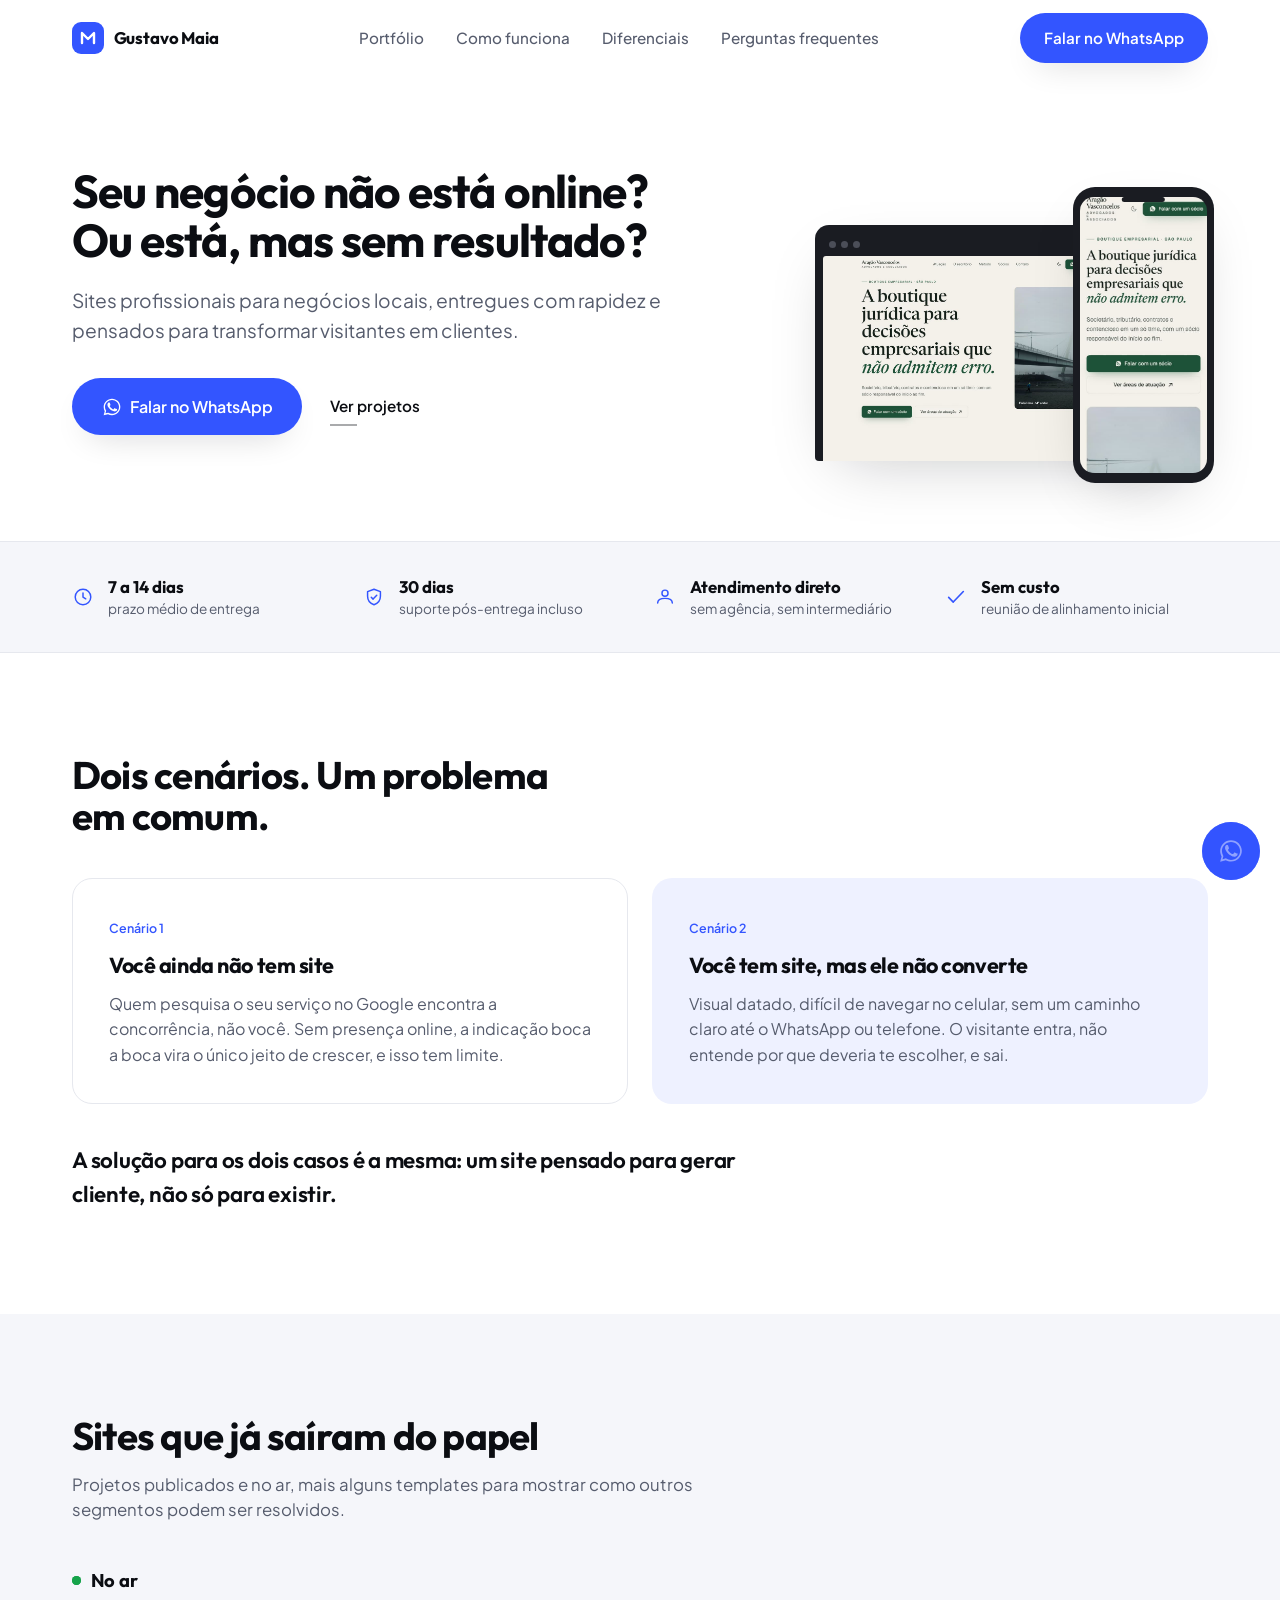
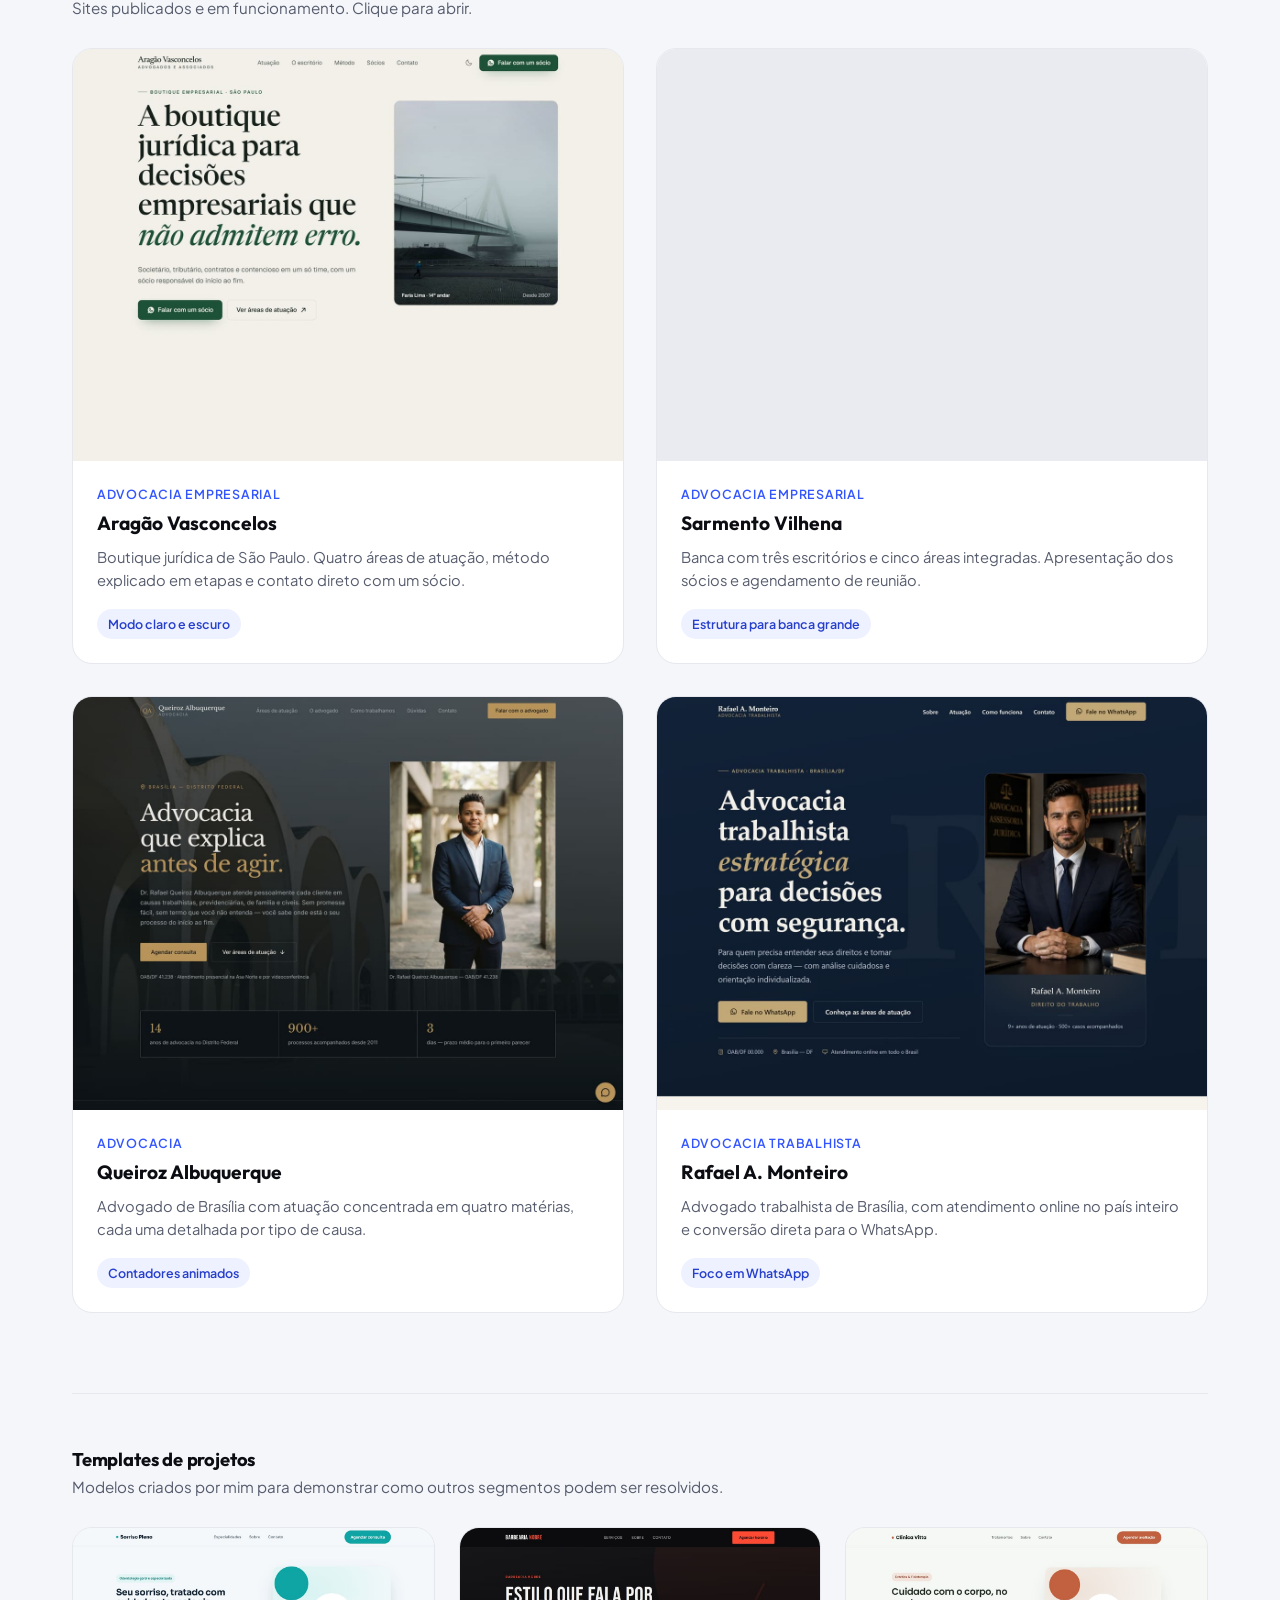
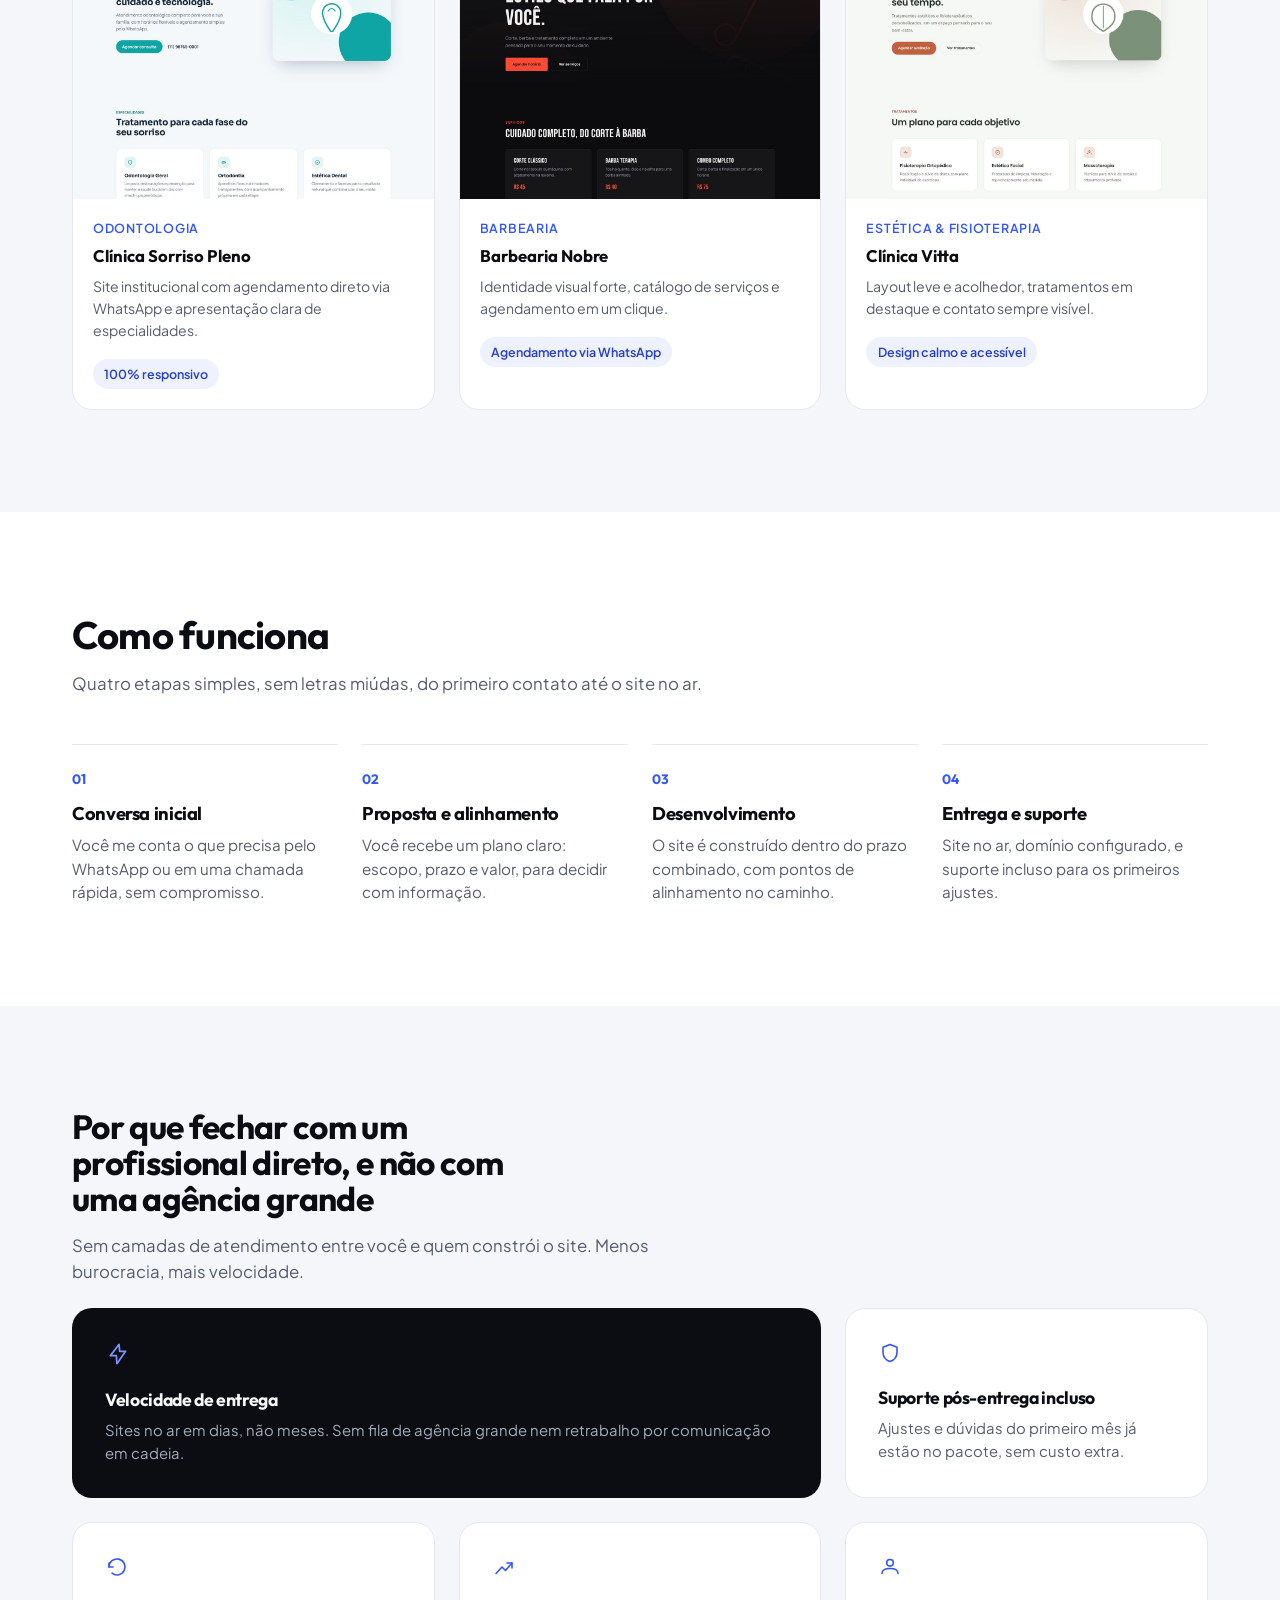
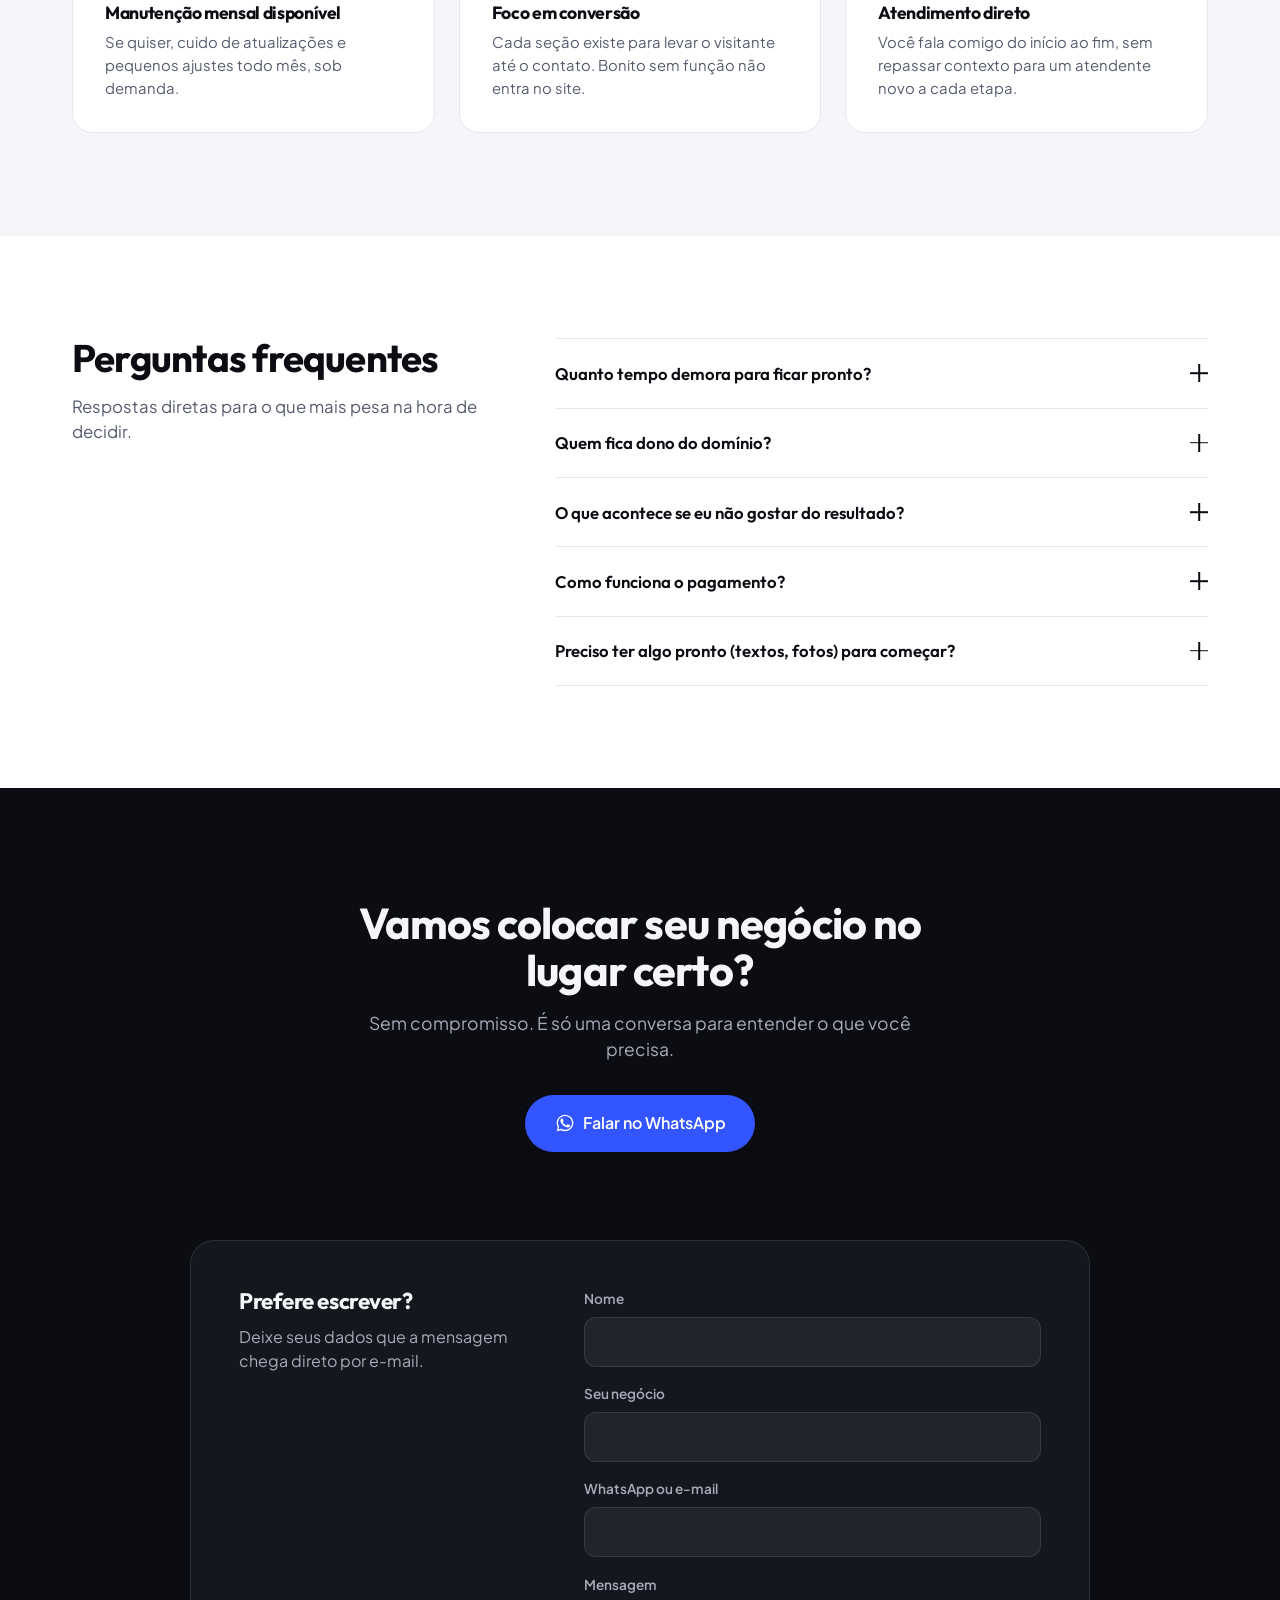
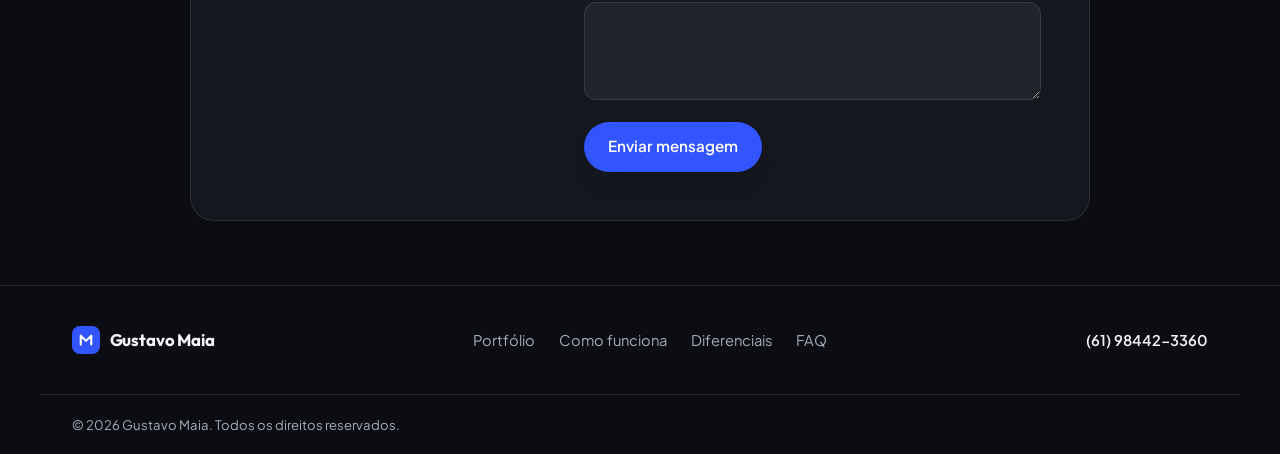
<file: index.html>
<!DOCTYPE html>
<html lang="pt-BR">
<head>
<meta charset="UTF-8">
<meta name="viewport" content="width=device-width, initial-scale=1.0">
<title>Gustavo Maia | Sites profissionais para negócios locais</title>
<meta name="description" content="Sites profissionais para negócios locais e prestadores de serviço, entregues com rapidez e pensados para gerar clientes. Fale agora no WhatsApp.">
<meta name="theme-color" content="#0B0D12">

<meta property="og:type" content="website">
<meta property="og:title" content="Gustavo Maia | Sites profissionais para negócios locais">
<meta property="og:description" content="Sites profissionais para negócios locais e prestadores de serviço, entregues com rapidez e pensados para gerar clientes.">
<meta property="og:locale" content="pt_BR">

<link rel="icon" type="image/svg+xml" href="data:image/svg+xml,%3Csvg xmlns='http://www.w3.org/2000/svg' viewBox='0 0 32 32'%3E%3Crect width='32' height='32' rx='9' fill='%233355FF'/%3E%3Cpath d='M10 21V11l6 6 6-6v10' stroke='%23FFFFFF' stroke-width='2.4' fill='none' stroke-linecap='round' stroke-linejoin='round'/%3E%3C/svg%3E">

<link rel="preconnect" href="https://fonts.googleapis.com">
<link rel="preconnect" href="https://fonts.gstatic.com" crossorigin>
<link href="https://fonts.googleapis.com/css2?family=Outfit:wght@500;600;700;800&family=Plus+Jakarta+Sans:ital,wght@0,400;0,500;0,600;0,700;1,500&display=swap" rel="stylesheet">

<link rel="stylesheet" href="css/style.css">

<script type="application/ld+json">
{
  "@context": "https://schema.org",
  "@type": "ProfessionalService",
  "name": "Gustavo Maia",
  "description": "Criação de sites profissionais para negócios locais e prestadores de serviço.",
  "areaServed": "BR",
  "telephone": "+5561984423360",
  "priceRange": "$$"
}
</script>
</head>
<body>

<a href="#main" class="skip-link">Pular para o conteúdo</a>

<header class="site-header" data-header>
  <div class="container header-inner">
    <a href="#top" class="logo" aria-label="Gustavo Maia, página inicial">
      <span class="logo-mark" aria-hidden="true">
        <svg viewBox="0 0 32 32" width="32" height="32"><rect width="32" height="32" rx="9" fill="#3355FF"/><path d="M10 21V11l6 6 6-6v10" stroke="#FFFFFF" stroke-width="2.4" fill="none" stroke-linecap="round" stroke-linejoin="round"/></svg>
      </span>
      <span class="logo-word">Gustavo Maia</span>
    </a>

    <nav class="main-nav" aria-label="Navegação principal">
      <a href="#portfolio">Portfólio</a>
      <a href="#processo">Como funciona</a>
      <a href="#diferenciais">Diferenciais</a>
      <a href="#faq">Perguntas frequentes</a>
    </nav>

    <a class="btn btn-primary btn-nav" href="https://wa.me/5561984423360?text=Ol%C3%A1%2C%20vi%20o%20seu%20portf%C3%B3lio%20e%20quero%20entender%20como%20funciona%20a%20cria%C3%A7%C3%A3o%20do%20meu%20site." target="_blank" rel="noopener">
      <span>Falar no WhatsApp</span>
    </a>

    <button class="nav-toggle" type="button" data-nav-toggle aria-expanded="false" aria-controls="mobile-nav" aria-label="Abrir menu">
      <span class="nav-toggle-bar"></span>
      <span class="nav-toggle-bar"></span>
    </button>
  </div>

  <div class="mobile-nav" id="mobile-nav" data-mobile-nav>
    <a href="#portfolio" data-nav-link>Portfólio</a>
    <a href="#processo" data-nav-link>Como funciona</a>
    <a href="#diferenciais" data-nav-link>Diferenciais</a>
    <a href="#faq" data-nav-link>Perguntas frequentes</a>
    <a class="btn btn-primary" href="https://wa.me/5561984423360?text=Ol%C3%A1%2C%20vi%20o%20seu%20portf%C3%B3lio%20e%20quero%20entender%20como%20funciona%20a%20cria%C3%A7%C3%A3o%20do%20meu%20site." target="_blank" rel="noopener" data-nav-link>
      <span>Falar no WhatsApp</span>
    </a>
  </div>
</header>

<main id="main">

  <span id="top"></span>

  <!-- 1. HERO -->
  <section class="hero">
    <div class="container hero-grid">
      <div class="hero-copy" data-reveal>
        <h1>Seu negócio não está online?<br>Ou está, mas sem resultado?</h1>
        <p class="hero-sub">Sites profissionais para negócios locais, entregues com rapidez e pensados para transformar visitantes em clientes.</p>
        <div class="hero-actions">
          <a class="btn btn-primary btn-lg" href="https://wa.me/5561984423360?text=Ol%C3%A1%2C%20vi%20o%20seu%20portf%C3%B3lio%20e%20quero%20entender%20como%20funciona%20a%20cria%C3%A7%C3%A3o%20do%20meu%20site." target="_blank" rel="noopener">
            <svg viewBox="0 0 24 24" width="20" height="20" aria-hidden="true"><path fill="currentColor" d="M17.5 14.4c-.3-.1-1.7-.9-2-1-.3-.1-.5-.1-.6.1-.2.3-.7 1-.9 1.2-.2.2-.3.2-.6.1-.3-.1-1.3-.5-2.4-1.5-.9-.8-1.5-1.8-1.7-2.1-.2-.3 0-.5.1-.6.1-.1.3-.3.4-.5.1-.1.2-.3.3-.4.1-.2 0-.4 0-.5C10 9 9.5 7.6 9.3 7c-.2-.5-.4-.5-.6-.5h-.5c-.2 0-.5.1-.7.3-.3.3-1 1-1 2.4s1 2.8 1.2 3c.1.2 2 3.1 4.9 4.3.7.3 1.2.5 1.6.6.7.2 1.3.2 1.8.1.5-.1 1.7-.7 1.9-1.4.2-.7.2-1.2.2-1.4-.1-.1-.3-.2-.6-.3z"/><path fill="currentColor" d="M12 2C6.5 2 2 6.5 2 12c0 1.8.5 3.5 1.3 5L2 22l5.2-1.4c1.4.8 3.1 1.2 4.8 1.2 5.5 0 10-4.5 10-10S17.5 2 12 2zm0 18.2c-1.6 0-3.1-.4-4.4-1.2l-.3-.2-3.1.8.8-3-.2-.3C4 14.9 3.6 13.5 3.6 12c0-4.6 3.8-8.4 8.4-8.4s8.4 3.8 8.4 8.4-3.8 8.2-8.4 8.2z"/></svg>
            <span>Falar no WhatsApp</span>
          </a>
          <a class="btn btn-ghost" href="#portfolio" data-scroll>
            <span>Ver projetos</span>
          </a>
        </div>
      </div>

      <div class="hero-visual" data-reveal data-reveal-delay="1">
        <div class="device device-desktop">
          <div class="device-bar"><span></span><span></span><span></span></div>
          <img src="assets/img/hero-desktop.jpg" alt="Site do escritório Aragão Vasconcelos exibido em um monitor desktop" width="1280" height="800" loading="eager" fetchpriority="high" decoding="async">
        </div>
        <div class="device device-mobile">
          <div class="device-notch"></div>
          <img src="assets/img/hero-mobile.jpg" alt="O mesmo site exibido em um smartphone" width="390" height="845" loading="eager" decoding="async">
        </div>
      </div>
    </div>
  </section>

  <!-- 2. PROVA RÁPIDA / CREDIBILIDADE -->
  <section class="strip" data-reveal>
    <div class="container strip-grid">
      <div class="strip-item">
        <svg viewBox="0 0 24 24" width="22" height="22" aria-hidden="true"><circle cx="12" cy="12" r="8.5" stroke="currentColor" stroke-width="1.6" fill="none"/><path d="M12 7.5V12l3 2" stroke="currentColor" stroke-width="1.6" fill="none" stroke-linecap="round"/></svg>
        <div>
          <strong>7 a 14 dias</strong>
          <span>prazo médio de entrega</span>
        </div>
      </div>
      <div class="strip-item">
        <svg viewBox="0 0 24 24" width="22" height="22" aria-hidden="true"><path d="M12 3.5 5 6.2v5c0 4.4 3 7.9 7 9.3 4-1.4 7-4.9 7-9.3v-5L12 3.5Z" stroke="currentColor" stroke-width="1.6" fill="none" stroke-linejoin="round"/><path d="M9 12.3l2 2 4-4.2" stroke="currentColor" stroke-width="1.6" fill="none" stroke-linecap="round" stroke-linejoin="round"/></svg>
        <div>
          <strong>30 dias</strong>
          <span>suporte pós-entrega incluso</span>
        </div>
      </div>
      <div class="strip-item">
        <svg viewBox="0 0 24 24" width="22" height="22" aria-hidden="true"><path d="M4 18.5c0-3.6 3.6-5 8-5s8 1.4 8 5" stroke="currentColor" stroke-width="1.6" fill="none" stroke-linecap="round"/><circle cx="12" cy="7.8" r="3.3" stroke="currentColor" stroke-width="1.6" fill="none"/></svg>
        <div>
          <strong>Atendimento direto</strong>
          <span>sem agência, sem intermediário</span>
        </div>
      </div>
      <div class="strip-item">
        <svg viewBox="0 0 24 24" width="22" height="22" aria-hidden="true"><path d="M4 12.5l5 5L20 6" stroke="currentColor" stroke-width="1.8" fill="none" stroke-linecap="round" stroke-linejoin="round"/></svg>
        <div>
          <strong>Sem custo</strong>
          <span>reunião de alinhamento inicial</span>
        </div>
      </div>
    </div>
  </section>

  <!-- 3. O PROBLEMA -->
  <section class="problem" id="problema">
    <div class="container">
      <h2 data-reveal>Dois cenários. Um problema em comum.</h2>
      <div class="problem-grid">
        <article class="problem-card" data-reveal>
          <span class="problem-tag">Cenário 1</span>
          <h3>Você ainda não tem site</h3>
          <p>Quem pesquisa o seu serviço no Google encontra a concorrência, não você. Sem presença online, a indicação boca a boca vira o único jeito de crescer, e isso tem limite.</p>
        </article>
        <article class="problem-card problem-card-featured" data-reveal data-reveal-delay="1">
          <span class="problem-tag">Cenário 2</span>
          <h3>Você tem site, mas ele não converte</h3>
          <p>Visual datado, difícil de navegar no celular, sem um caminho claro até o WhatsApp ou telefone. O visitante entra, não entende por que deveria te escolher, e sai.</p>
        </article>
      </div>
      <p class="problem-resolve" data-reveal>A solução para os dois casos é a mesma: um site pensado para gerar cliente, não só para existir.</p>
    </div>
  </section>

  <!-- 4. PORTFÓLIO -->
  <section class="portfolio" id="portfolio">
    <div class="container">
      <div class="section-head" data-reveal>
        <h2>Sites que já saíram do papel</h2>
        <p>Projetos publicados e no ar, mais alguns templates para mostrar como outros segmentos podem ser resolvidos.</p>
      </div>

      <div class="portfolio-group" data-reveal>
        <h3 class="portfolio-group-title">
          <span class="live-dot" aria-hidden="true"></span>
          No ar
        </h3>
        <p class="portfolio-group-note">Sites publicados e em funcionamento. Clique para abrir.</p>
      </div>

      <div class="portfolio-grid">
        <a class="portfolio-card" href="https://aragao-vasconselos-advocacia.vercel.app/" target="_blank" rel="noopener" data-reveal>
          <span class="portfolio-thumb">
            <img src="assets/img/projeto-aragao.jpg" alt="Página inicial do site Aragão Vasconcelos Advogados" width="1200" height="900" loading="lazy" decoding="async">
            <span class="portfolio-visit">Visitar site <svg viewBox="0 0 24 24" width="16" height="16" aria-hidden="true"><path d="M7 17 17 7M9 7h8v8" stroke="currentColor" stroke-width="2" fill="none" stroke-linecap="round" stroke-linejoin="round"/></svg></span>
          </span>
          <span class="portfolio-info">
            <span class="portfolio-niche">Advocacia empresarial</span>
            <span class="portfolio-name">Aragão Vasconcelos</span>
            <span class="portfolio-desc">Boutique jurídica de São Paulo. Quatro áreas de atuação, método explicado em etapas e contato direto com um sócio.</span>
            <span class="portfolio-highlight">Modo claro e escuro</span>
          </span>
        </a>

        <a class="portfolio-card" href="https://sarmento-vilhena-site.vercel.app/" target="_blank" rel="noopener" data-reveal data-reveal-delay="1">
          <span class="portfolio-thumb">
            <img src="assets/img/projeto-sarmento.jpg" alt="Página inicial do site Sarmento Vilhena Advogados" width="1200" height="900" loading="lazy" decoding="async">
            <span class="portfolio-visit">Visitar site <svg viewBox="0 0 24 24" width="16" height="16" aria-hidden="true"><path d="M7 17 17 7M9 7h8v8" stroke="currentColor" stroke-width="2" fill="none" stroke-linecap="round" stroke-linejoin="round"/></svg></span>
          </span>
          <span class="portfolio-info">
            <span class="portfolio-niche">Advocacia empresarial</span>
            <span class="portfolio-name">Sarmento Vilhena</span>
            <span class="portfolio-desc">Banca com três escritórios e cinco áreas integradas. Apresentação dos sócios e agendamento de reunião.</span>
            <span class="portfolio-highlight">Estrutura para banca grande</span>
          </span>
        </a>

        <a class="portfolio-card" href="https://queirozalbuquerque.vercel.app/" target="_blank" rel="noopener" data-reveal>
          <span class="portfolio-thumb">
            <img src="assets/img/projeto-queiroz.jpg" alt="Página inicial do site Queiroz Albuquerque Advocacia" width="1200" height="900" loading="lazy" decoding="async">
            <span class="portfolio-visit">Visitar site <svg viewBox="0 0 24 24" width="16" height="16" aria-hidden="true"><path d="M7 17 17 7M9 7h8v8" stroke="currentColor" stroke-width="2" fill="none" stroke-linecap="round" stroke-linejoin="round"/></svg></span>
          </span>
          <span class="portfolio-info">
            <span class="portfolio-niche">Advocacia</span>
            <span class="portfolio-name">Queiroz Albuquerque</span>
            <span class="portfolio-desc">Advogado de Brasília com atuação concentrada em quatro matérias, cada uma detalhada por tipo de causa.</span>
            <span class="portfolio-highlight">Contadores animados</span>
          </span>
        </a>

        <a class="portfolio-card" href="https://advogado-trabalhista-sable.vercel.app/" target="_blank" rel="noopener" data-reveal data-reveal-delay="1">
          <span class="portfolio-thumb">
            <img src="assets/img/projeto-monteiro.jpg" alt="Página inicial do site do advogado Rafael A. Monteiro" width="1200" height="900" loading="lazy" decoding="async">
            <span class="portfolio-visit">Visitar site <svg viewBox="0 0 24 24" width="16" height="16" aria-hidden="true"><path d="M7 17 17 7M9 7h8v8" stroke="currentColor" stroke-width="2" fill="none" stroke-linecap="round" stroke-linejoin="round"/></svg></span>
          </span>
          <span class="portfolio-info">
            <span class="portfolio-niche">Advocacia trabalhista</span>
            <span class="portfolio-name">Rafael A. Monteiro</span>
            <span class="portfolio-desc">Advogado trabalhista de Brasília, com atendimento online no país inteiro e conversão direta para o WhatsApp.</span>
            <span class="portfolio-highlight">Foco em WhatsApp</span>
          </span>
        </a>
      </div>

      <div class="portfolio-group portfolio-group-second" data-reveal>
        <h3 class="portfolio-group-title">Templates de projetos</h3>
        <p class="portfolio-group-note">Modelos criados por mim para demonstrar como outros segmentos podem ser resolvidos.</p>
      </div>

      <div class="portfolio-grid portfolio-grid-demo">
        <a class="portfolio-card portfolio-card-demo" href="projetos/clinica-odontologica/index.html" target="_blank" rel="noopener" data-reveal>
          <span class="portfolio-thumb">
            <img src="assets/img/projeto-odontologia.jpg" alt="Página inicial do site da Clínica Sorriso Pleno" width="1200" height="900" loading="lazy" decoding="async">
            <span class="portfolio-visit">Visitar site <svg viewBox="0 0 24 24" width="16" height="16" aria-hidden="true"><path d="M7 17 17 7M9 7h8v8" stroke="currentColor" stroke-width="2" fill="none" stroke-linecap="round" stroke-linejoin="round"/></svg></span>
          </span>
          <span class="portfolio-info">
            <span class="portfolio-niche">Odontologia</span>
            <span class="portfolio-name">Clínica Sorriso Pleno</span>
            <span class="portfolio-desc">Site institucional com agendamento direto via WhatsApp e apresentação clara de especialidades.</span>
            <span class="portfolio-highlight">100% responsivo</span>
          </span>
        </a>

        <a class="portfolio-card portfolio-card-demo" href="projetos/barbearia/index.html" target="_blank" rel="noopener" data-reveal data-reveal-delay="1">
          <span class="portfolio-thumb">
            <img src="assets/img/projeto-barbearia.jpg" alt="Página inicial do site da Barbearia Nobre" width="1200" height="900" loading="lazy" decoding="async">
            <span class="portfolio-visit">Visitar site <svg viewBox="0 0 24 24" width="16" height="16" aria-hidden="true"><path d="M7 17 17 7M9 7h8v8" stroke="currentColor" stroke-width="2" fill="none" stroke-linecap="round" stroke-linejoin="round"/></svg></span>
          </span>
          <span class="portfolio-info">
            <span class="portfolio-niche">Barbearia</span>
            <span class="portfolio-name">Barbearia Nobre</span>
            <span class="portfolio-desc">Identidade visual forte, catálogo de serviços e agendamento em um clique.</span>
            <span class="portfolio-highlight">Agendamento via WhatsApp</span>
          </span>
        </a>

        <a class="portfolio-card portfolio-card-demo" href="projetos/clinica-estetica/index.html" target="_blank" rel="noopener" data-reveal data-reveal-delay="2">
          <span class="portfolio-thumb">
            <img src="assets/img/projeto-estetica.jpg" alt="Página inicial do site da Clínica Vitta" width="1200" height="900" loading="lazy" decoding="async">
            <span class="portfolio-visit">Visitar site <svg viewBox="0 0 24 24" width="16" height="16" aria-hidden="true"><path d="M7 17 17 7M9 7h8v8" stroke="currentColor" stroke-width="2" fill="none" stroke-linecap="round" stroke-linejoin="round"/></svg></span>
          </span>
          <span class="portfolio-info">
            <span class="portfolio-niche">Estética &amp; Fisioterapia</span>
            <span class="portfolio-name">Clínica Vitta</span>
            <span class="portfolio-desc">Layout leve e acolhedor, tratamentos em destaque e contato sempre visível.</span>
            <span class="portfolio-highlight">Design calmo e acessível</span>
          </span>
        </a>
      </div>
    </div>
  </section>

  <!-- 5. COMO FUNCIONA -->
  <section class="process" id="processo">
    <div class="container">
      <div class="section-head" data-reveal>
        <h2>Como funciona</h2>
        <p>Quatro etapas simples, sem letras miúdas, do primeiro contato até o site no ar.</p>
      </div>

      <ol class="process-list">
        <li data-reveal>
          <span class="process-number">01</span>
          <h3>Conversa inicial</h3>
          <p>Você me conta o que precisa pelo WhatsApp ou em uma chamada rápida, sem compromisso.</p>
        </li>
        <li data-reveal data-reveal-delay="1">
          <span class="process-number">02</span>
          <h3>Proposta e alinhamento</h3>
          <p>Você recebe um plano claro: escopo, prazo e valor, para decidir com informação.</p>
        </li>
        <li data-reveal data-reveal-delay="2">
          <span class="process-number">03</span>
          <h3>Desenvolvimento</h3>
          <p>O site é construído dentro do prazo combinado, com pontos de alinhamento no caminho.</p>
        </li>
        <li data-reveal data-reveal-delay="3">
          <span class="process-number">04</span>
          <h3>Entrega e suporte</h3>
          <p>Site no ar, domínio configurado, e suporte incluso para os primeiros ajustes.</p>
        </li>
      </ol>
    </div>
  </section>

  <!-- 6. DIFERENCIAIS -->
  <section class="differentiators" id="diferenciais">
    <div class="container diff-grid">
      <div class="diff-lead" data-reveal>
        <h2>Por que fechar com um profissional direto, e não com uma agência grande</h2>
        <p>Sem camadas de atendimento entre você e quem constrói o site. Menos burocracia, mais velocidade.</p>
      </div>

      <div class="diff-card diff-card-lg" data-reveal data-reveal-delay="1">
        <svg viewBox="0 0 24 24" width="26" height="26" aria-hidden="true"><path d="M13 3 5 13.5h5.5L11 21l8-11.5h-5.5L13 3Z" stroke="currentColor" stroke-width="1.6" fill="none" stroke-linejoin="round"/></svg>
        <h3>Velocidade de entrega</h3>
        <p>Sites no ar em dias, não meses. Sem fila de agência grande nem retrabalho por comunicação em cadeia.</p>
      </div>

      <div class="diff-card" data-reveal>
        <svg viewBox="0 0 24 24" width="24" height="24" aria-hidden="true"><path d="M12 3.5 5 6.2v5c0 4.4 3 7.9 7 9.3 4-1.4 7-4.9 7-9.3v-5L12 3.5Z" stroke="currentColor" stroke-width="1.6" fill="none" stroke-linejoin="round"/></svg>
        <h3>Suporte pós-entrega incluso</h3>
        <p>Ajustes e dúvidas do primeiro mês já estão no pacote, sem custo extra.</p>
      </div>

      <div class="diff-card" data-reveal data-reveal-delay="1">
        <svg viewBox="0 0 24 24" width="24" height="24" aria-hidden="true"><path d="M4 12a8 8 0 1 1 3 6.2" stroke="currentColor" stroke-width="1.6" fill="none" stroke-linecap="round"/><path d="M4 8v4h4" stroke="currentColor" stroke-width="1.6" fill="none" stroke-linecap="round" stroke-linejoin="round"/></svg>
        <h3>Manutenção mensal disponível</h3>
        <p>Se quiser, cuido de atualizações e pequenos ajustes todo mês, sob demanda.</p>
      </div>

      <div class="diff-card" data-reveal data-reveal-delay="2">
        <svg viewBox="0 0 24 24" width="24" height="24" aria-hidden="true"><path d="M4 18.5 10 12l3.5 3.5L20 8" stroke="currentColor" stroke-width="1.6" fill="none" stroke-linecap="round" stroke-linejoin="round"/><path d="M15 8h5v5" stroke="currentColor" stroke-width="1.6" fill="none" stroke-linecap="round" stroke-linejoin="round"/></svg>
        <h3>Foco em conversão</h3>
        <p>Cada seção existe para levar o visitante até o contato. Bonito sem função não entra no site.</p>
      </div>

      <div class="diff-card" data-reveal data-reveal-delay="3">
        <svg viewBox="0 0 24 24" width="24" height="24" aria-hidden="true"><path d="M4 18.5c0-3.6 3.6-5 8-5s8 1.4 8 5" stroke="currentColor" stroke-width="1.6" fill="none" stroke-linecap="round"/><circle cx="12" cy="7.8" r="3.3" stroke="currentColor" stroke-width="1.6" fill="none"/></svg>
        <h3>Atendimento direto</h3>
        <p>Você fala comigo do início ao fim, sem repassar contexto para um atendente novo a cada etapa.</p>
      </div>
    </div>
  </section>

  <!-- 8. FAQ -->
  <section class="faq" id="faq">
    <div class="container faq-grid">
      <div class="section-head" data-reveal>
        <h2>Perguntas frequentes</h2>
        <p>Respostas diretas para o que mais pesa na hora de decidir.</p>
      </div>

      <div class="faq-list" data-reveal data-reveal-delay="1">
        <details class="faq-item" name="faq">
          <summary>
            <span>Quanto tempo demora para ficar pronto?</span>
            <span class="faq-icon" aria-hidden="true"></span>
          </summary>
          <p>Depende do escopo, mas a maioria dos sites fica pronta entre 7 e 14 dias após o alinhamento inicial. Projetos com mais páginas ou integrações podem levar mais tempo, e isso é combinado antes de começar.</p>
        </details>

        <details class="faq-item" name="faq">
          <summary>
            <span>Quem fica dono do domínio?</span>
            <span class="faq-icon" aria-hidden="true"></span>
          </summary>
          <p>Você. O domínio é registrado no seu nome ou no da sua empresa, com acesso total a qualquer momento.</p>
        </details>

        <details class="faq-item" name="faq">
          <summary>
            <span>O que acontece se eu não gostar do resultado?</span>
            <span class="faq-icon" aria-hidden="true"></span>
          </summary>
          <p>Antes de qualquer desenvolvimento, alinhamos layout e conteúdo com você. Durante o processo existem pontos de revisão para ajustes, para que o site só seja considerado pronto quando fizer sentido para o seu negócio.</p>
        </details>

        <details class="faq-item" name="faq">
          <summary>
            <span>Como funciona o pagamento?</span>
            <span class="faq-icon" aria-hidden="true"></span>
          </summary>
          <p>Normalmente dividido em duas partes: uma na aprovação da proposta, outra na entrega. As condições exatas são combinadas na conversa inicial, de acordo com o escopo do projeto.</p>
        </details>

        <details class="faq-item" name="faq">
          <summary>
            <span>Preciso ter algo pronto (textos, fotos) para começar?</span>
            <span class="faq-icon" aria-hidden="true"></span>
          </summary>
          <p>Não. Ajudo a organizar o conteúdo durante o processo. Se você já tiver textos, fotos ou logotipo prontos, isso agiliza o projeto, mas não é pré-requisito para começar.</p>
        </details>
      </div>
    </div>
  </section>

  <!-- 9. CTA FINAL -->
  <section class="final-cta">
    <div class="container final-cta-inner" data-reveal>
      <h2>Vamos colocar seu negócio no lugar certo?</h2>
      <p>Sem compromisso. É só uma conversa para entender o que você precisa.</p>
      <a class="btn btn-primary btn-lg" href="https://wa.me/5561984423360?text=Ol%C3%A1%2C%20vi%20o%20seu%20portf%C3%B3lio%20e%20quero%20entender%20como%20funciona%20a%20cria%C3%A7%C3%A3o%20do%20meu%20site." target="_blank" rel="noopener">
        <svg viewBox="0 0 24 24" width="20" height="20" aria-hidden="true"><path fill="currentColor" d="M17.5 14.4c-.3-.1-1.7-.9-2-1-.3-.1-.5-.1-.6.1-.2.3-.7 1-.9 1.2-.2.2-.3.2-.6.1-.3-.1-1.3-.5-2.4-1.5-.9-.8-1.5-1.8-1.7-2.1-.2-.3 0-.5.1-.6.1-.1.3-.3.4-.5.1-.1.2-.3.3-.4.1-.2 0-.4 0-.5C10 9 9.5 7.6 9.3 7c-.2-.5-.4-.5-.6-.5h-.5c-.2 0-.5.1-.7.3-.3.3-1 1-1 2.4s1 2.8 1.2 3c.1.2 2 3.1 4.9 4.3.7.3 1.2.5 1.6.6.7.2 1.3.2 1.8.1.5-.1 1.7-.7 1.9-1.4.2-.7.2-1.2.2-1.4-.1-.1-.3-.2-.6-.3z"/><path fill="currentColor" d="M12 2C6.5 2 2 6.5 2 12c0 1.8.5 3.5 1.3 5L2 22l5.2-1.4c1.4.8 3.1 1.2 4.8 1.2 5.5 0 10-4.5 10-10S17.5 2 12 2zm0 18.2c-1.6 0-3.1-.4-4.4-1.2l-.3-.2-3.1.8.8-3-.2-.3C4 14.9 3.6 13.5 3.6 12c0-4.6 3.8-8.4 8.4-8.4s8.4 3.8 8.4 8.4-3.8 8.2-8.4 8.2z"/></svg>
        <span>Falar no WhatsApp</span>
      </a>
    </div>

    <div class="container contact-form-wrap" data-reveal>
      <div class="contact-form-card">
        <div class="contact-form-copy">
          <h3>Prefere escrever?</h3>
          <p>Deixe seus dados que a mensagem chega direto por e-mail.</p>
        </div>
        <form class="contact-form" data-contact-form novalidate>
          <div class="form-row">
            <label for="nome">Nome</label>
            <input id="nome" name="nome" type="text" autocomplete="name" required>
          </div>
          <div class="form-row">
            <label for="negocio">Seu negócio</label>
            <input id="negocio" name="negocio" type="text" autocomplete="organization">
          </div>
          <div class="form-row">
            <label for="contato">WhatsApp ou e-mail</label>
            <input id="contato" name="contato" type="text" required>
          </div>
          <div class="form-row">
            <label for="mensagem">Mensagem</label>
            <textarea id="mensagem" name="mensagem" rows="3" required></textarea>
          </div>
          <button class="btn btn-primary" type="submit">
            <span>Enviar mensagem</span>
          </button>
          <p class="form-note" data-form-note hidden></p>
        </form>
      </div>
    </div>
  </section>

</main>

<footer class="site-footer">
  <div class="container footer-inner">
    <a href="#top" class="logo logo-footer" aria-label="Gustavo Maia, página inicial">
      <span class="logo-mark" aria-hidden="true">
        <svg viewBox="0 0 32 32" width="28" height="28"><rect width="32" height="32" rx="9" fill="#3355FF"/><path d="M10 21V11l6 6 6-6v10" stroke="#FFFFFF" stroke-width="2.4" fill="none" stroke-linecap="round" stroke-linejoin="round"/></svg>
      </span>
      <span class="logo-word">Gustavo Maia</span>
    </a>
    <nav class="footer-nav" aria-label="Navegação do rodapé">
      <a href="#portfolio">Portfólio</a>
      <a href="#processo">Como funciona</a>
      <a href="#diferenciais">Diferenciais</a>
      <a href="#faq">FAQ</a>
    </nav>
    <a class="footer-whatsapp" href="https://wa.me/5561984423360" target="_blank" rel="noopener">(61) 98442-3360</a>
  </div>
  <div class="container footer-bottom">
    <span>&copy; <span data-year></span> Gustavo Maia. Todos os direitos reservados.</span>
  </div>
</footer>

<a class="whatsapp-float" href="https://wa.me/5561984423360?text=Ol%C3%A1%2C%20vi%20o%20seu%20portf%C3%B3lio%20e%20quero%20entender%20como%20funciona%20a%20cria%C3%A7%C3%A3o%20do%20meu%20site." target="_blank" rel="noopener" aria-label="Falar no WhatsApp">
  <svg viewBox="0 0 24 24" width="26" height="26" aria-hidden="true"><path fill="currentColor" d="M17.5 14.4c-.3-.1-1.7-.9-2-1-.3-.1-.5-.1-.6.1-.2.3-.7 1-.9 1.2-.2.2-.3.2-.6.1-.3-.1-1.3-.5-2.4-1.5-.9-.8-1.5-1.8-1.7-2.1-.2-.3 0-.5.1-.6.1-.1.3-.3.4-.5.1-.1.2-.3.3-.4.1-.2 0-.4 0-.5C10 9 9.5 7.6 9.3 7c-.2-.5-.4-.5-.6-.5h-.5c-.2 0-.5.1-.7.3-.3.3-1 1-1 2.4s1 2.8 1.2 3c.1.2 2 3.1 4.9 4.3.7.3 1.2.5 1.6.6.7.2 1.3.2 1.8.1.5-.1 1.7-.7 1.9-1.4.2-.7.2-1.2.2-1.4-.1-.1-.3-.2-.6-.3z"/><path fill="currentColor" d="M12 2C6.5 2 2 6.5 2 12c0 1.8.5 3.5 1.3 5L2 22l5.2-1.4c1.4.8 3.1 1.2 4.8 1.2 5.5 0 10-4.5 10-10S17.5 2 12 2zm0 18.2c-1.6 0-3.1-.4-4.4-1.2l-.3-.2-3.1.8.8-3-.2-.3C4 14.9 3.6 13.5 3.6 12c0-4.6 3.8-8.4 8.4-8.4s8.4 3.8 8.4 8.4-3.8 8.2-8.4 8.2z"/></svg>
</a>

<script src="js/main.js" defer></script>
</body>
</html>
</file>
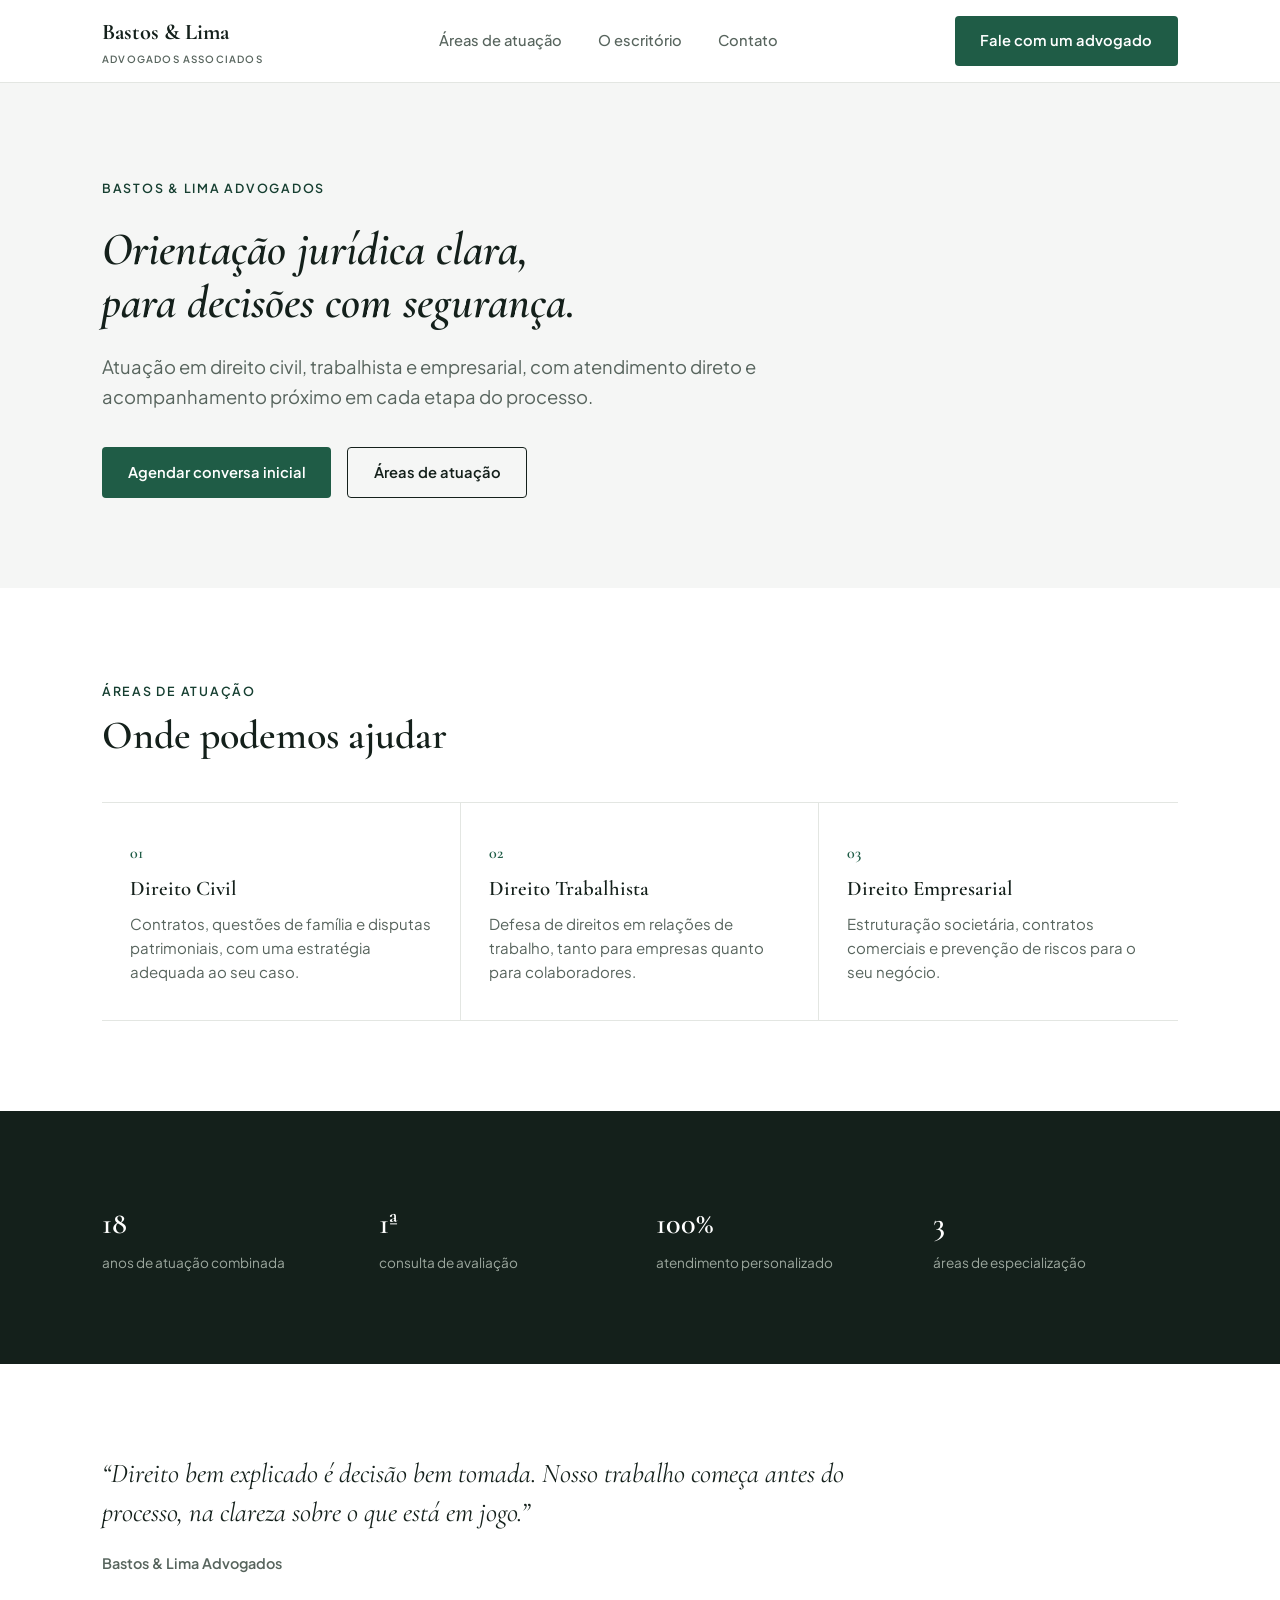
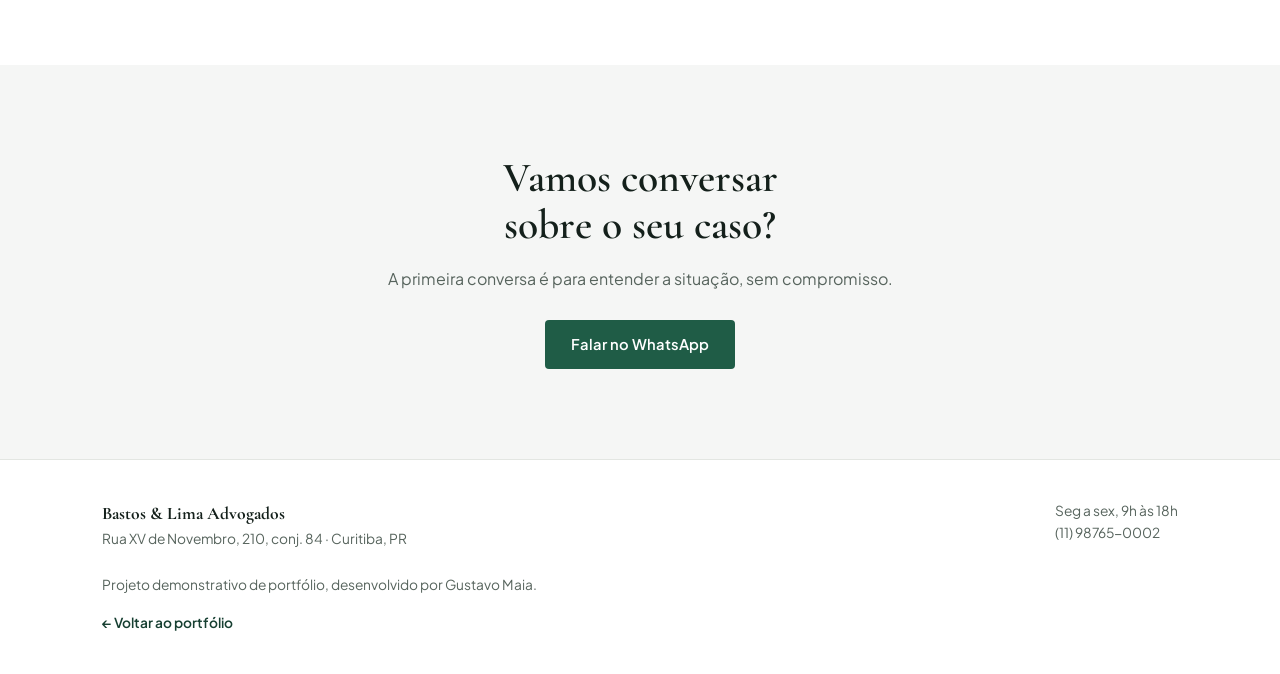
<file: projetos/advocacia/index.html>
<!DOCTYPE html>
<html lang="pt-BR">
<head>
<meta charset="UTF-8">
<meta name="viewport" content="width=device-width, initial-scale=1.0">
<title>Bastos & Lima Advogados | Advocacia cível, trabalhista e empresarial</title>
<meta name="description" content="Orientação jurídica clara em direito civil, trabalhista e empresarial. Agende uma primeira conversa.">
<link rel="icon" type="image/svg+xml" href="data:image/svg+xml,%3Csvg xmlns='http://www.w3.org/2000/svg' viewBox='0 0 32 32'%3E%3Crect width='32' height='32' rx='4' fill='%231F5C46'/%3E%3C/svg%3E">
<link rel="preconnect" href="https://fonts.googleapis.com">
<link rel="preconnect" href="https://fonts.gstatic.com" crossorigin>
<link href="https://fonts.googleapis.com/css2?family=Cormorant+Garamond:wght@500;600;700&family=Plus+Jakarta+Sans:wght@400;500;600;700&display=swap" rel="stylesheet">
<style>
  :root{
    --bg:#FFFFFF; --surface:#F5F6F5; --ink:#14201B; --ink-soft:#57645D; --border:#E3E6E2;
    --accent:#1F5C46; --accent-dark:#163F31; --accent-soft:#E7EFEA;
    --radius:4px; --font-d:'Cormorant Garamond',serif; --font-b:'Plus Jakarta Sans',sans-serif;
    --ease:cubic-bezier(.16,1,.3,1);
  }
  *,*::before,*::after{box-sizing:border-box;margin:0;padding:0}
  body{font-family:var(--font-b);color:var(--ink);background:var(--bg);line-height:1.6;-webkit-font-smoothing:antialiased}
  img{max-width:100%;display:block}
  a{color:inherit;text-decoration:none}
  h1,h2,h3{font-family:var(--font-d);font-weight:600;letter-spacing:0;line-height:1.15}
  .container{max-width:1140px;margin-inline:auto;padding-inline:1.25rem}
  @media(min-width:768px){.container{padding-inline:2rem}}
  section{padding-block:clamp(3.5rem,7vw,6.5rem)}
  .btn{display:inline-flex;align-items:center;gap:.5rem;padding:.8rem 1.6rem;border-radius:var(--radius);font-weight:600;font-size:.92rem;background:var(--accent);color:#fff;transition:background .25s var(--ease),transform .3s var(--ease)}
  .btn:hover{background:var(--accent-dark)}
  .btn:active{transform:scale(.98)}
  .btn-outline{background:transparent;border:1px solid var(--ink);color:var(--ink)}
  .btn-outline:hover{background:var(--ink);color:#fff}

  header{position:sticky;top:0;z-index:50;background:rgba(255,255,255,.9);backdrop-filter:blur(10px);border-bottom:1px solid var(--border)}
  .header-inner{display:flex;align-items:center;justify-content:space-between;height:82px}
  .logo{font-family:var(--font-d);font-weight:700;font-size:1.4rem}
  .logo small{display:block;font-family:var(--font-b);font-weight:600;font-size:.62rem;letter-spacing:.12em;color:var(--ink-soft);text-transform:uppercase;margin-top:2px}
  nav.main{display:none;gap:2.25rem;font-weight:500;font-size:.92rem;color:var(--ink-soft)}
  nav.main a:hover{color:var(--ink)}
  @media(min-width:900px){nav.main{display:flex}}
  .nav-cta{display:none}
  @media(min-width:900px){.nav-cta{display:inline-flex}}
  #menu-toggle{display:none}
  .burger{display:flex;flex-direction:column;gap:5px;width:26px;cursor:pointer}
  .burger span{height:1.5px;background:var(--ink)}
  @media(min-width:900px){.burger{display:none}}
  .mobile-menu{display:none;flex-direction:column;border-top:1px solid var(--border)}
  .mobile-menu a{padding:1rem 1.25rem;border-bottom:1px solid var(--border);font-weight:500}
  #menu-toggle:checked ~ .mobile-menu{display:flex}
  @media(min-width:900px){.mobile-menu{display:none !important}}

  .hero{padding-top:clamp(3.5rem,8vw,6rem);background:var(--surface)}
  .hero-inner{max-width:760px}
  .eyebrow{display:block;font-weight:600;font-size:.78rem;letter-spacing:.14em;text-transform:uppercase;color:var(--accent-dark);margin-bottom:1.5rem}
  .hero h1{font-size:clamp(2.1rem,3.8vw,2.9rem);font-style:italic}
  .hero p{margin-top:1.4rem;color:var(--ink-soft);font-size:1.15rem;max-width:52ch}
  .hero-actions{margin-top:2.25rem;display:flex;gap:1rem;flex-wrap:wrap}

  .areas-head{max-width:600px;margin-bottom:2.75rem}
  .areas-head span{font-weight:600;font-size:.78rem;letter-spacing:.14em;text-transform:uppercase;color:var(--accent-dark)}
  .areas-head h2{font-size:clamp(1.8rem,3.2vw,2.5rem);margin-top:.6rem}
  .areas-grid{display:grid;gap:0;grid-template-columns:1fr;border-top:1px solid var(--border)}
  @media(min-width:768px){.areas-grid{grid-template-columns:repeat(3,1fr)}}
  .area-card{padding:2.25rem 1.75rem 2.25rem 0;border-bottom:1px solid var(--border)}
  @media(min-width:768px){.area-card{border-right:1px solid var(--border);padding-inline:1.75rem}
    .area-card:last-child{border-right:none}}
  .area-card span.num{font-family:var(--font-d);font-size:1rem;font-weight:600;color:var(--accent)}
  .area-card h3{font-size:1.3rem;margin-top:.6rem;margin-bottom:.7rem;font-weight:600}
  .area-card p{color:var(--ink-soft);font-size:.94rem}

  .strip{background:var(--ink);color:#EDEFED}
  .strip-grid{display:grid;gap:2rem;grid-template-columns:repeat(2,1fr)}
  @media(min-width:768px){.strip-grid{grid-template-columns:repeat(4,1fr)}}
  .strip-item strong{display:block;font-family:var(--font-d);font-size:1.9rem;font-weight:600;color:#fff}
  .strip-item span{color:#9CA79E;font-size:.85rem}

  .quote-section{max-width:760px}
  .quote-section p{font-family:var(--font-d);font-style:italic;font-size:clamp(1.3rem,2.6vw,1.7rem);line-height:1.45;color:var(--ink)}
  .quote-section span{display:block;margin-top:1.25rem;font-family:var(--font-b);font-style:normal;font-weight:600;font-size:.9rem;color:var(--ink-soft)}

  .cta-final{background:var(--surface);text-align:center}
  .cta-final h2{font-size:clamp(1.9rem,3.6vw,2.6rem);max-width:16ch;margin-inline:auto}
  .cta-final p{margin-top:1rem;color:var(--ink-soft)}
  .cta-final .btn{margin-top:1.75rem}

  footer{padding-block:2.5rem;color:var(--ink-soft);font-size:.86rem;border-top:1px solid var(--border)}
  .footer-inner{display:flex;flex-wrap:wrap;justify-content:space-between;gap:1rem;margin-bottom:1.5rem}
  .footer-inner strong{color:var(--ink);font-family:var(--font-d);font-size:1.1rem}
  .back-link{display:inline-block;margin-top:1rem;font-weight:600;color:var(--accent-dark)}
  @media (prefers-reduced-motion: reduce) { *,*::before,*::after{animation-duration:0.01ms !important;animation-iteration-count:1 !important;transition-duration:0.01ms !important} }
</style>
</head>
<body>

<header>
  <input type="checkbox" id="menu-toggle">
  <div class="container header-inner">
    <a class="logo" href="#top">Bastos &amp; Lima<small>Advogados associados</small></a>
    <nav class="main">
      <a href="#areas">Áreas de atuação</a>
      <a href="#escritorio">O escritório</a>
      <a href="#contato">Contato</a>
    </nav>
    <a class="btn nav-cta" href="https://wa.me/5511987650002?text=Ol%C3%A1%2C%20gostaria%20de%20agendar%20uma%20conversa%20com%20um%20advogado." target="_blank" rel="noopener">Fale com um advogado</a>
    <label class="burger" for="menu-toggle"><span></span><span></span><span></span></label>
  </div>
  <div class="mobile-menu">
    <a href="#areas">Áreas de atuação</a>
    <a href="#escritorio">O escritório</a>
    <a href="#contato">Contato</a>
    <a href="https://wa.me/5511987650002?text=Ol%C3%A1%2C%20gostaria%20de%20agendar%20uma%20conversa%20com%20um%20advogado." target="_blank" rel="noopener">Fale com um advogado</a>
  </div>
</header>

<span id="top"></span>

<section class="hero">
  <div class="container">
    <div class="hero-inner">
      <span class="eyebrow">Bastos &amp; Lima Advogados</span>
      <h1>Orientação jurídica clara,<br>para decisões com segurança.</h1>
      <p>Atuação em direito civil, trabalhista e empresarial, com atendimento direto e acompanhamento próximo em cada etapa do processo.</p>
      <div class="hero-actions">
        <a class="btn" href="https://wa.me/5511987650002?text=Ol%C3%A1%2C%20gostaria%20de%20agendar%20uma%20conversa%20com%20um%20advogado." target="_blank" rel="noopener">Agendar conversa inicial</a>
        <a class="btn btn-outline" href="#areas">Áreas de atuação</a>
      </div>
    </div>
  </div>
</section>

<section id="areas">
  <div class="container">
    <div class="areas-head">
      <span>ÁREAS DE ATUAÇÃO</span>
      <h2>Onde podemos ajudar</h2>
    </div>
    <div class="areas-grid">
      <div class="area-card">
        <span class="num">01</span>
        <h3>Direito Civil</h3>
        <p>Contratos, questões de família e disputas patrimoniais, com uma estratégia adequada ao seu caso.</p>
      </div>
      <div class="area-card">
        <span class="num">02</span>
        <h3>Direito Trabalhista</h3>
        <p>Defesa de direitos em relações de trabalho, tanto para empresas quanto para colaboradores.</p>
      </div>
      <div class="area-card">
        <span class="num">03</span>
        <h3>Direito Empresarial</h3>
        <p>Estruturação societária, contratos comerciais e prevenção de riscos para o seu negócio.</p>
      </div>
    </div>
  </div>
</section>

<section class="strip" id="escritorio">
  <div class="container strip-grid">
    <div class="strip-item"><strong>18</strong><span>anos de atuação combinada</span></div>
    <div class="strip-item"><strong>1ª</strong><span>consulta de avaliação</span></div>
    <div class="strip-item"><strong>100%</strong><span>atendimento personalizado</span></div>
    <div class="strip-item"><strong>3</strong><span>áreas de especialização</span></div>
  </div>
</section>

<section>
  <div class="container">
    <div class="quote-section">
      <p>&ldquo;Direito bem explicado é decisão bem tomada. Nosso trabalho começa antes do processo, na clareza sobre o que está em jogo.&rdquo;</p>
      <span>Bastos &amp; Lima Advogados</span>
    </div>
  </div>
</section>

<section class="cta-final" id="contato">
  <div class="container">
    <h2>Vamos conversar sobre o seu caso?</h2>
    <p>A primeira conversa é para entender a situação, sem compromisso.</p>
    <a class="btn" href="https://wa.me/5511987650002?text=Ol%C3%A1%2C%20gostaria%20de%20agendar%20uma%20conversa%20com%20um%20advogado." target="_blank" rel="noopener">Falar no WhatsApp</a>
  </div>
</section>

<footer>
  <div class="container">
    <div class="footer-inner">
      <span><strong>Bastos &amp; Lima Advogados</strong><br>Rua XV de Novembro, 210, conj. 84 · Curitiba, PR</span>
      <span>Seg a sex, 9h às 18h<br>(11) 98765-0002</span>
    </div>
    <span>Projeto demonstrativo de portfólio, desenvolvido por Gustavo Maia.</span>
    <br>
    <a class="back-link" href="../../index.html">&larr; Voltar ao portfólio</a>
  </div>
</footer>

</body>
</html>
</file>
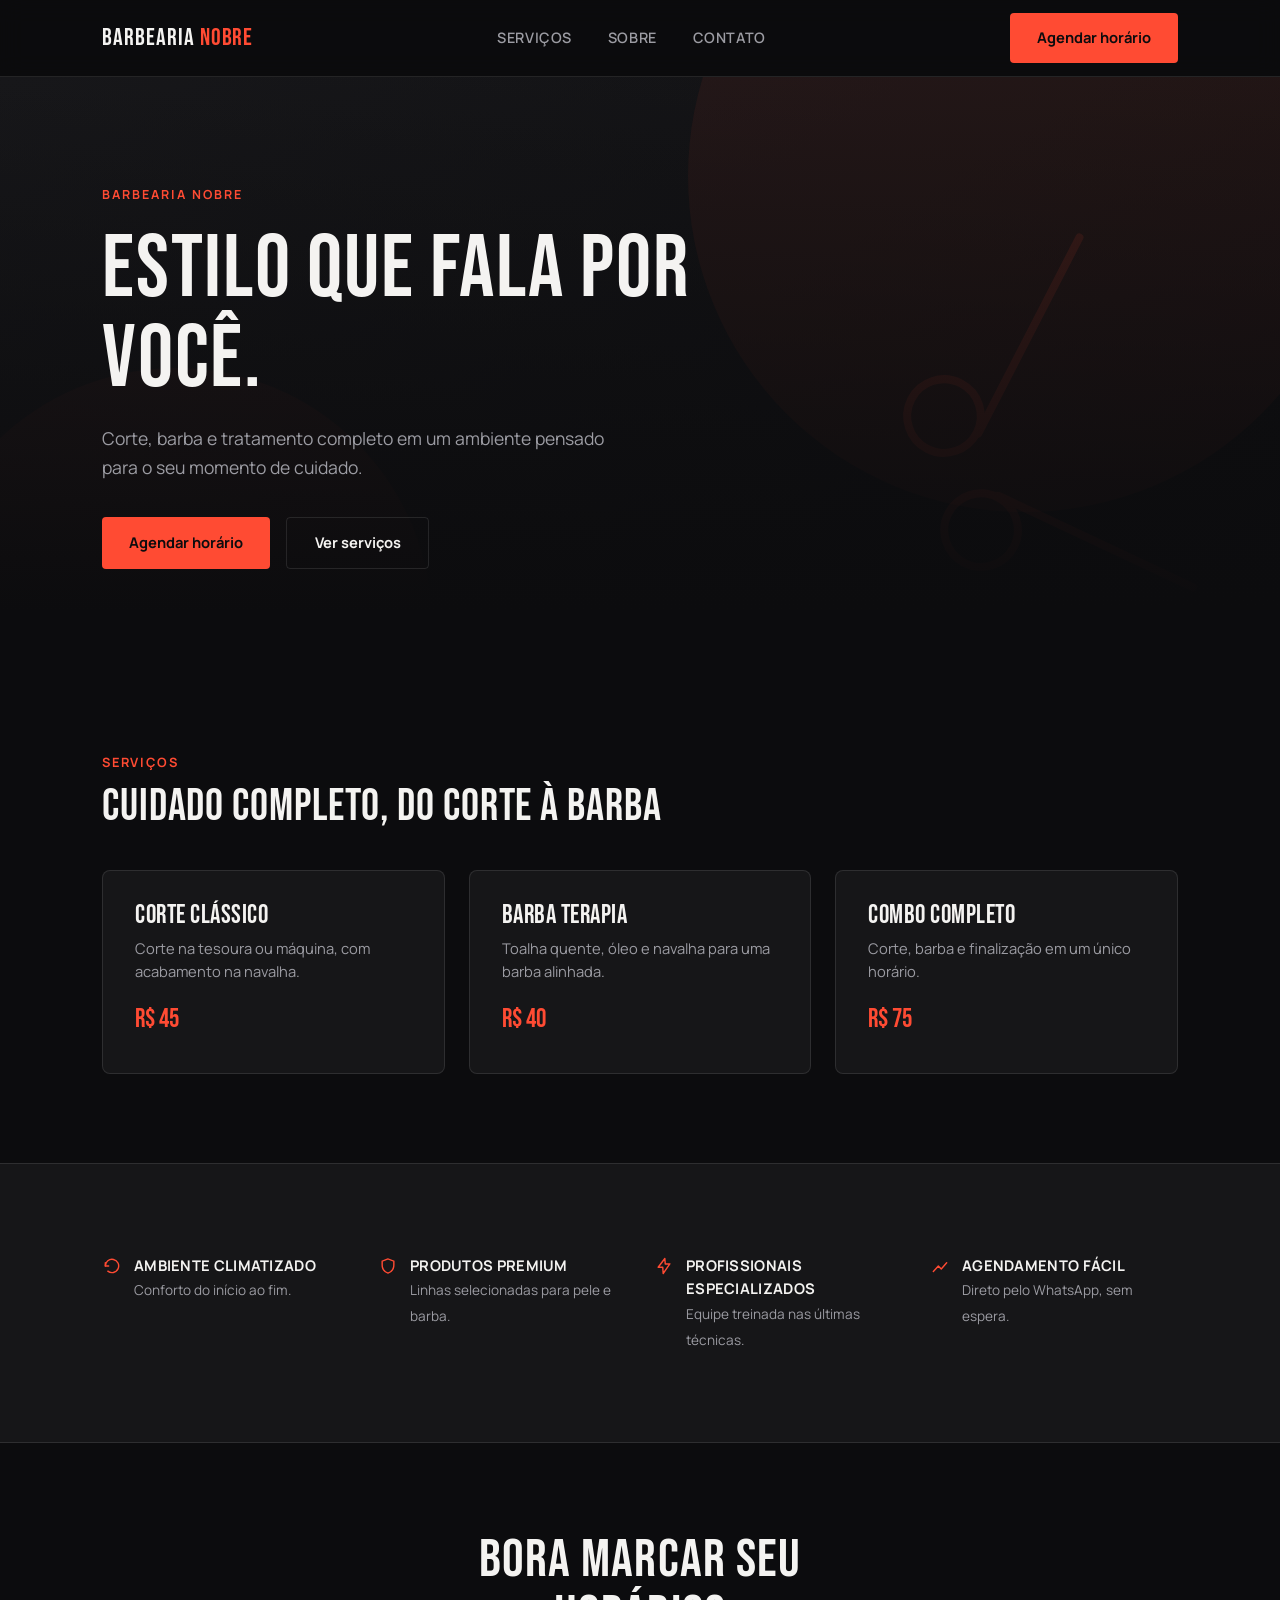
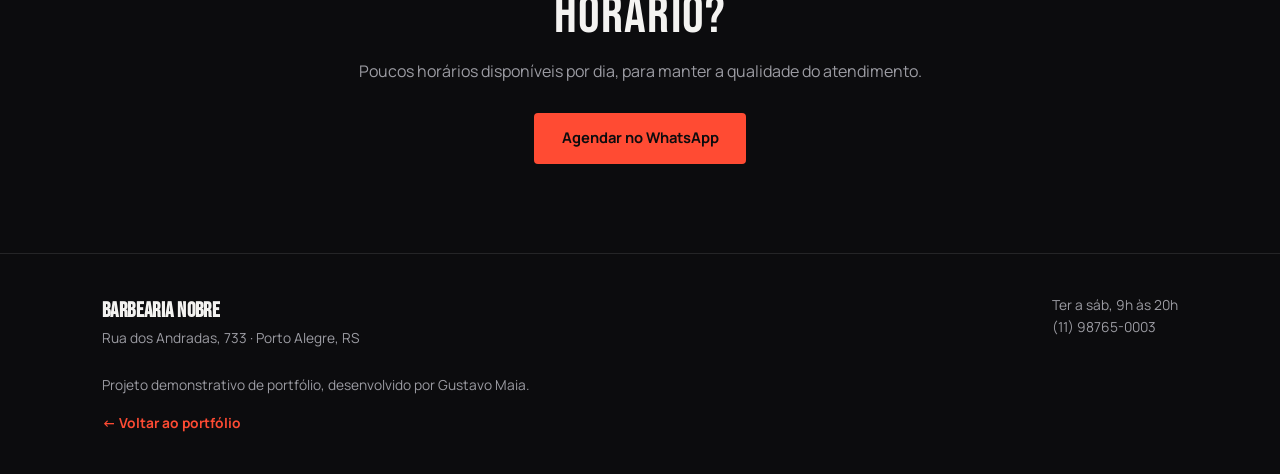
<file: projetos/barbearia/index.html>
<!DOCTYPE html>
<html lang="pt-BR">
<head>
<meta charset="UTF-8">
<meta name="viewport" content="width=device-width, initial-scale=1.0">
<title>Barbearia Nobre | Corte, barba e estilo</title>
<meta name="description" content="Corte clássico, barba terapia e combo completo. Agende seu horário na Barbearia Nobre.">
<link rel="icon" type="image/svg+xml" href="data:image/svg+xml,%3Csvg xmlns='http://www.w3.org/2000/svg' viewBox='0 0 32 32'%3E%3Crect width='32' height='32' rx='4' fill='%230C0C0E'/%3E%3Ccircle cx='16' cy='16' r='7' fill='none' stroke='%23FF4B33' stroke-width='2.4'/%3E%3C/svg%3E">
<link rel="preconnect" href="https://fonts.googleapis.com">
<link rel="preconnect" href="https://fonts.gstatic.com" crossorigin>
<link href="https://fonts.googleapis.com/css2?family=Bebas+Neue&family=Manrope:wght@400;500;600;700&display=swap" rel="stylesheet">
<style>
  :root{
    --bg:#0C0C0E; --surface:#161618; --ink:#F4F3F1; --ink-soft:#9C9CA3; --border:rgba(255,255,255,.1);
    --accent:#FF4B33; --accent-dark:#E23A22; --accent-soft:rgba(255,75,51,.12);
    --font-d:'Bebas Neue',sans-serif; --font-b:'Manrope',sans-serif;
    --ease:cubic-bezier(.16,1,.3,1);
  }
  *,*::before,*::after{box-sizing:border-box;margin:0;padding:0}
  body{font-family:var(--font-b);color:var(--ink);background:var(--bg);line-height:1.6;-webkit-font-smoothing:antialiased}
  img{max-width:100%;display:block}
  a{color:inherit;text-decoration:none}
  h1,h2,h3{font-family:var(--font-d);font-weight:400;letter-spacing:.02em;line-height:1.02;text-transform:uppercase}
  .container{max-width:1140px;margin-inline:auto;padding-inline:1.25rem}
  @media(min-width:768px){.container{padding-inline:2rem}}
  section{padding-block:clamp(3.5rem,7vw,6rem)}
  .btn{display:inline-flex;align-items:center;gap:.5rem;padding:.85rem 1.7rem;border-radius:4px;font-weight:700;font-size:.92rem;background:var(--accent);color:#0C0C0E;transition:transform .3s var(--ease),background .2s}
  .btn:hover{background:#fff}
  .btn:active{transform:scale(.97)}
  .btn-outline{background:transparent;border:1px solid var(--border);color:var(--ink)}
  .btn-outline:hover{border-color:var(--accent);color:var(--accent)}

  header{position:sticky;top:0;z-index:50;background:rgba(12,12,14,.85);backdrop-filter:blur(12px);border-bottom:1px solid var(--border)}
  .header-inner{display:flex;align-items:center;justify-content:space-between;height:76px}
  .logo{font-family:var(--font-d);font-size:1.5rem;letter-spacing:.04em}
  .logo span{color:var(--accent)}
  nav.main{display:none;gap:2.25rem;font-weight:600;font-size:.9rem;color:var(--ink-soft);text-transform:uppercase;letter-spacing:.04em}
  nav.main a:hover{color:var(--ink)}
  @media(min-width:900px){nav.main{display:flex}}
  .nav-cta{display:none}
  @media(min-width:900px){.nav-cta{display:inline-flex}}
  #menu-toggle{display:none}
  .burger{display:flex;flex-direction:column;gap:5px;width:26px;cursor:pointer}
  .burger span{height:2px;background:var(--ink)}
  @media(min-width:900px){.burger{display:none}}
  .mobile-menu{display:none;flex-direction:column;border-top:1px solid var(--border)}
  .mobile-menu a{padding:1rem 1.25rem;border-bottom:1px solid var(--border);font-weight:600;text-transform:uppercase;font-size:.9rem}
  #menu-toggle:checked ~ .mobile-menu{display:flex}
  @media(min-width:900px){.mobile-menu{display:none !important}}

  .hero{position:relative;padding-top:clamp(4rem,9vw,6.5rem);overflow:hidden}
  .hero-bg{position:absolute;inset:0;z-index:0}
  .hero-bg svg{width:100%;height:100%;object-fit:cover;display:block}
  .hero-bg::after{content:"";position:absolute;inset:0;background:linear-gradient(180deg,rgba(12,12,14,.15),rgba(12,12,14,1) 92%)}
  .hero-inner{position:relative;z-index:1;max-width:720px}
  .eyebrow{display:inline-block;font-weight:700;font-size:.78rem;letter-spacing:.16em;color:var(--accent);margin-bottom:1.25rem;text-transform:uppercase}
  .hero h1{font-size:clamp(3rem,8vw,5.5rem)}
  .hero p{margin-top:1.25rem;color:var(--ink-soft);font-size:1.1rem;max-width:46ch}
  .hero-actions{margin-top:2.25rem;display:flex;gap:1rem;flex-wrap:wrap}

  .services-head{max-width:600px;margin-bottom:2.5rem}
  .services-head span{color:var(--accent);font-weight:700;font-size:.8rem;letter-spacing:.14em;text-transform:uppercase}
  .services-head h2{font-size:clamp(2rem,4vw,2.8rem);margin-top:.6rem}
  .services-grid{display:grid;gap:1.5rem;grid-template-columns:1fr}
  @media(min-width:768px){.services-grid{grid-template-columns:repeat(3,1fr)}}
  .service-card{background:var(--surface);border:1px solid var(--border);border-radius:8px;padding:2rem;transition:transform .35s var(--ease),border-color .3s}
  .service-card:hover{transform:translateY(-5px);border-color:var(--accent)}
  .service-card h3{font-size:1.6rem;margin-bottom:.5rem;letter-spacing:.02em}
  .service-card p{color:var(--ink-soft);font-size:.92rem;margin-bottom:1rem}
  .service-price{font-family:var(--font-d);font-size:1.6rem;color:var(--accent)}

  .strip{background:var(--surface);border-block:1px solid var(--border)}
  .strip-grid{display:grid;gap:1.75rem;grid-template-columns:repeat(2,1fr)}
  @media(min-width:768px){.strip-grid{grid-template-columns:repeat(4,1fr)}}
  .strip-item{display:flex;gap:.75rem;align-items:flex-start}
  .strip-item svg{color:var(--accent);flex-shrink:0;margin-top:2px}
  .strip-item strong{display:block;font-size:.92rem;text-transform:uppercase;letter-spacing:.02em}
  .strip-item span{color:var(--ink-soft);font-size:.85rem}

  .cta-final{text-align:center}
  .cta-final h2{font-size:clamp(2.2rem,5vw,3.4rem);max-width:16ch;margin-inline:auto}
  .cta-final p{margin-top:1rem;color:var(--ink-soft)}
  .cta-final .btn{margin-top:1.75rem}

  footer{padding-block:2.5rem;color:var(--ink-soft);font-size:.86rem;border-top:1px solid var(--border)}
  .footer-inner{display:flex;flex-wrap:wrap;justify-content:space-between;gap:1rem;margin-bottom:1.5rem}
  .footer-inner strong{color:var(--ink);font-family:var(--font-d);font-size:1.3rem;letter-spacing:.02em}
  .back-link{display:inline-block;margin-top:1rem;font-weight:700;color:var(--accent)}
  @media (prefers-reduced-motion: reduce) { *,*::before,*::after{animation-duration:0.01ms !important;animation-iteration-count:1 !important;transition-duration:0.01ms !important} }
</style>
</head>
<body>

<header>
  <input type="checkbox" id="menu-toggle">
  <div class="container header-inner">
    <a class="logo" href="#top">BARBEARIA <span>NOBRE</span></a>
    <nav class="main">
      <a href="#servicos">Serviços</a>
      <a href="#sobre">Sobre</a>
      <a href="#contato">Contato</a>
    </nav>
    <a class="btn nav-cta" href="https://wa.me/5511987650003?text=Ol%C3%A1%2C%20quero%20agendar%20um%20hor%C3%A1rio." target="_blank" rel="noopener">Agendar horário</a>
    <label class="burger" for="menu-toggle"><span></span><span></span><span></span></label>
  </div>
  <div class="mobile-menu">
    <a href="#servicos">Serviços</a>
    <a href="#sobre">Sobre</a>
    <a href="#contato">Contato</a>
    <a href="https://wa.me/5511987650003?text=Ol%C3%A1%2C%20quero%20agendar%20um%20hor%C3%A1rio." target="_blank" rel="noopener">Agendar horário</a>
  </div>
</header>

<span id="top"></span>

<section class="hero">
  <div class="hero-bg" aria-hidden="true">
    <svg viewBox="0 0 1600 1000" preserveAspectRatio="xMidYMid slice" xmlns="http://www.w3.org/2000/svg">
      <defs>
        <linearGradient id="barberGrad" x1="0" y1="0" x2="1" y2="1">
          <stop offset="0%" stop-color="#1A1A1D"/>
          <stop offset="100%" stop-color="#0C0C0E"/>
        </linearGradient>
      </defs>
      <rect width="1600" height="1000" fill="url(#barberGrad)"/>
      <circle cx="1280" cy="260" r="420" fill="#FF4B33" opacity=".08"/>
      <circle cx="220" cy="820" r="320" fill="#FF4B33" opacity=".06"/>
      <g transform="translate(1180,560) rotate(-18)" opacity=".16" stroke="#FF4B33" stroke-width="10" fill="none" stroke-linecap="round">
        <circle cx="0" cy="0" r="46"/>
        <circle cx="0" cy="150" r="46"/>
        <line x1="34" y1="34" x2="230" y2="-160"/>
        <line x1="34" y1="116" x2="230" y2="300"/>
      </g>
    </svg>
  </div>
  <div class="container">
    <div class="hero-inner">
      <span class="eyebrow">Barbearia Nobre</span>
      <h1>Estilo que fala por você.</h1>
      <p>Corte, barba e tratamento completo em um ambiente pensado para o seu momento de cuidado.</p>
      <div class="hero-actions">
        <a class="btn" href="https://wa.me/5511987650003?text=Ol%C3%A1%2C%20quero%20agendar%20um%20hor%C3%A1rio." target="_blank" rel="noopener">Agendar horário</a>
        <a class="btn btn-outline" href="#servicos">Ver serviços</a>
      </div>
    </div>
  </div>
</section>

<section id="servicos">
  <div class="container">
    <div class="services-head">
      <span>Serviços</span>
      <h2>Cuidado completo, do corte à barba</h2>
    </div>
    <div class="services-grid">
      <div class="service-card">
        <h3>Corte Clássico</h3>
        <p>Corte na tesoura ou máquina, com acabamento na navalha.</p>
        <span class="service-price">R$ 45</span>
      </div>
      <div class="service-card">
        <h3>Barba Terapia</h3>
        <p>Toalha quente, óleo e navalha para uma barba alinhada.</p>
        <span class="service-price">R$ 40</span>
      </div>
      <div class="service-card">
        <h3>Combo Completo</h3>
        <p>Corte, barba e finalização em um único horário.</p>
        <span class="service-price">R$ 75</span>
      </div>
    </div>
  </div>
</section>

<section class="strip" id="sobre">
  <div class="container strip-grid">
    <div class="strip-item">
      <svg width="20" height="20" viewBox="0 0 24 24" fill="none"><path d="M4 12a8 8 0 1 1 3 6.2" stroke="currentColor" stroke-width="1.7" stroke-linecap="round"/><path d="M4 8v4h4" stroke="currentColor" stroke-width="1.7" stroke-linecap="round" stroke-linejoin="round"/></svg>
      <div><strong>Ambiente climatizado</strong><span>Conforto do início ao fim.</span></div>
    </div>
    <div class="strip-item">
      <svg width="20" height="20" viewBox="0 0 24 24" fill="none"><path d="M12 3.5 5 6.2v5c0 4.4 3 7.9 7 9.3 4-1.4 7-4.9 7-9.3v-5L12 3.5Z" stroke="currentColor" stroke-width="1.7"/></svg>
      <div><strong>Produtos premium</strong><span>Linhas selecionadas para pele e barba.</span></div>
    </div>
    <div class="strip-item">
      <svg width="20" height="20" viewBox="0 0 24 24" fill="none"><path d="M13 3 5 13.5h5.5L11 21l8-11.5h-5.5L13 3Z" stroke="currentColor" stroke-width="1.7" stroke-linejoin="round"/></svg>
      <div><strong>Profissionais especializados</strong><span>Equipe treinada nas últimas técnicas.</span></div>
    </div>
    <div class="strip-item">
      <svg width="20" height="20" viewBox="0 0 24 24" fill="none"><path d="M4 18.5 10 12l3.5 3.5L20 8" stroke="currentColor" stroke-width="1.7" stroke-linecap="round" stroke-linejoin="round"/></svg>
      <div><strong>Agendamento fácil</strong><span>Direto pelo WhatsApp, sem espera.</span></div>
    </div>
  </div>
</section>

<section class="cta-final" id="contato">
  <div class="container">
    <h2>Bora marcar seu horário?</h2>
    <p>Poucos horários disponíveis por dia, para manter a qualidade do atendimento.</p>
    <a class="btn" href="https://wa.me/5511987650003?text=Ol%C3%A1%2C%20quero%20agendar%20um%20hor%C3%A1rio." target="_blank" rel="noopener">Agendar no WhatsApp</a>
  </div>
</section>

<footer>
  <div class="container">
    <div class="footer-inner">
      <span><strong>BARBEARIA NOBRE</strong><br>Rua dos Andradas, 733 · Porto Alegre, RS</span>
      <span>Ter a sáb, 9h às 20h<br>(11) 98765-0003</span>
    </div>
    <span style="color:var(--ink-soft)">Projeto demonstrativo de portfólio, desenvolvido por Gustavo Maia.</span>
    <br>
    <a class="back-link" href="../../index.html">&larr; Voltar ao portfólio</a>
  </div>
</footer>

</body>
</html>
</file>
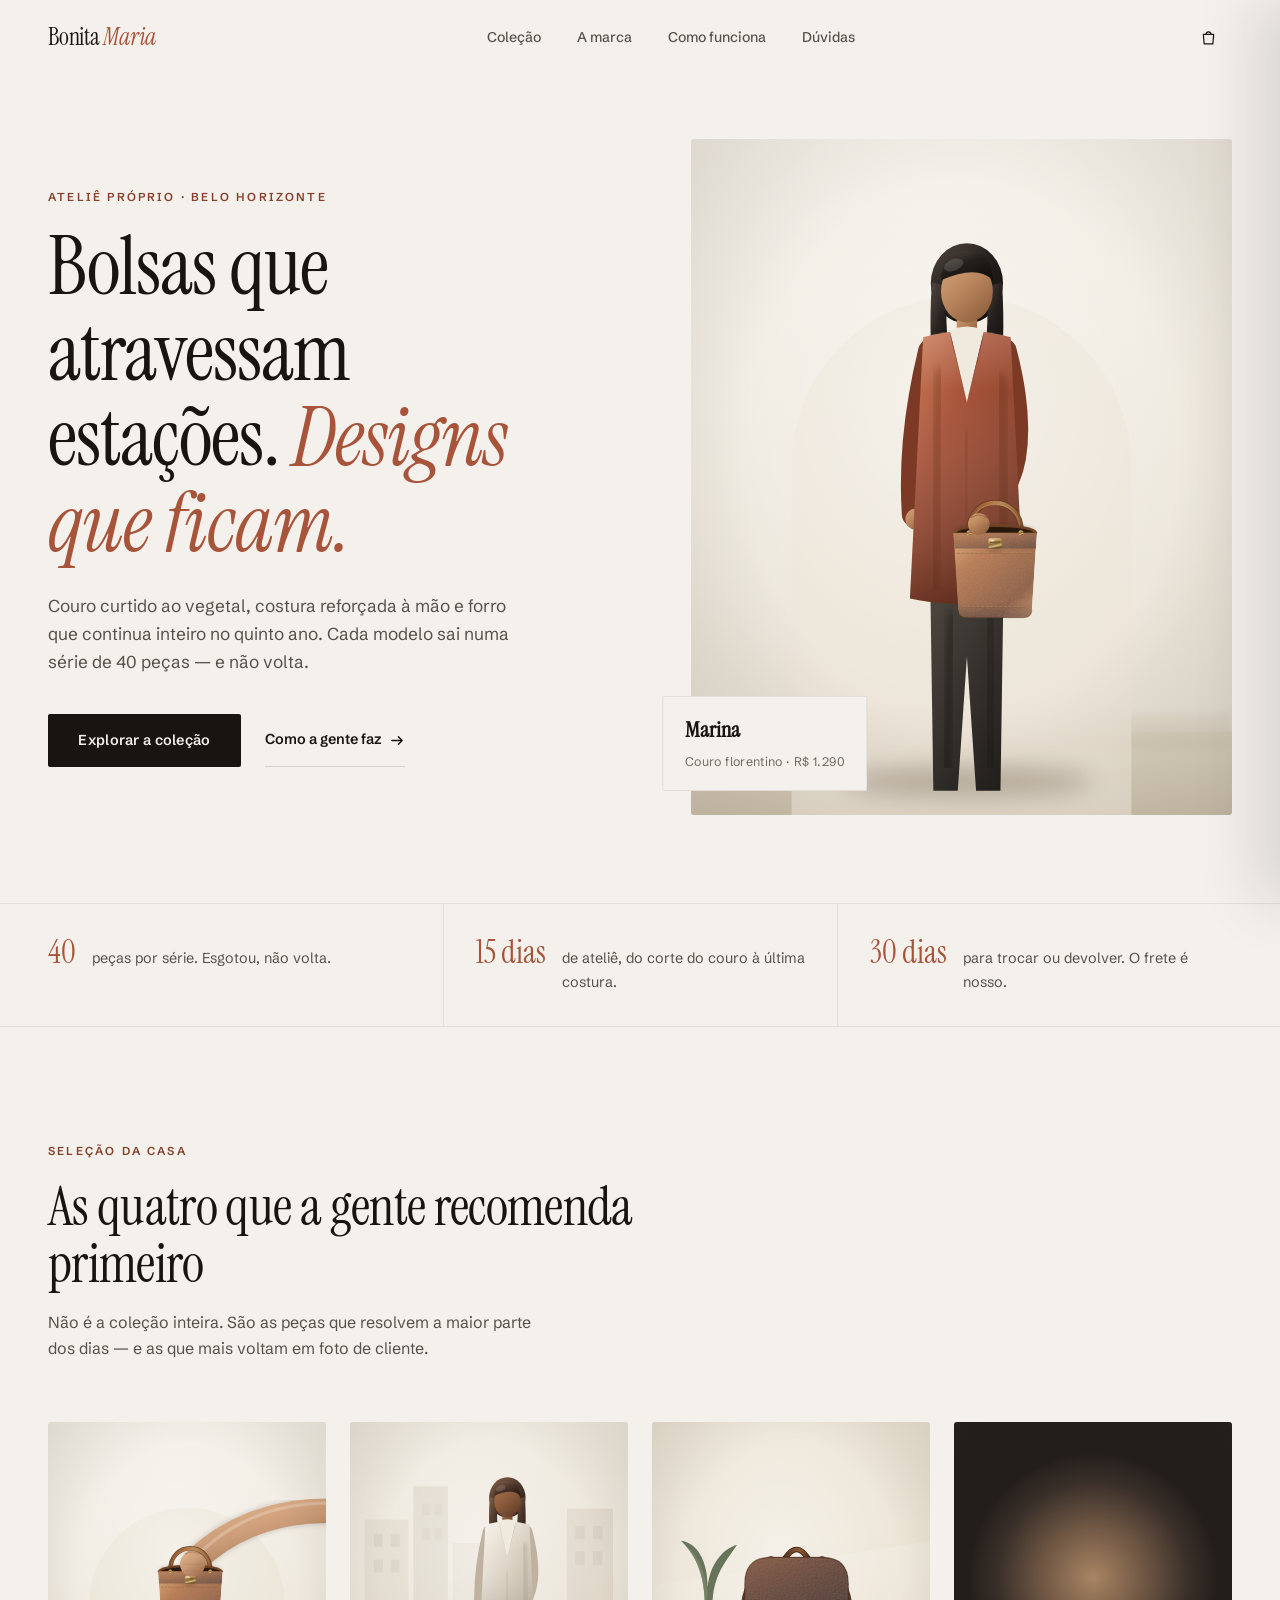
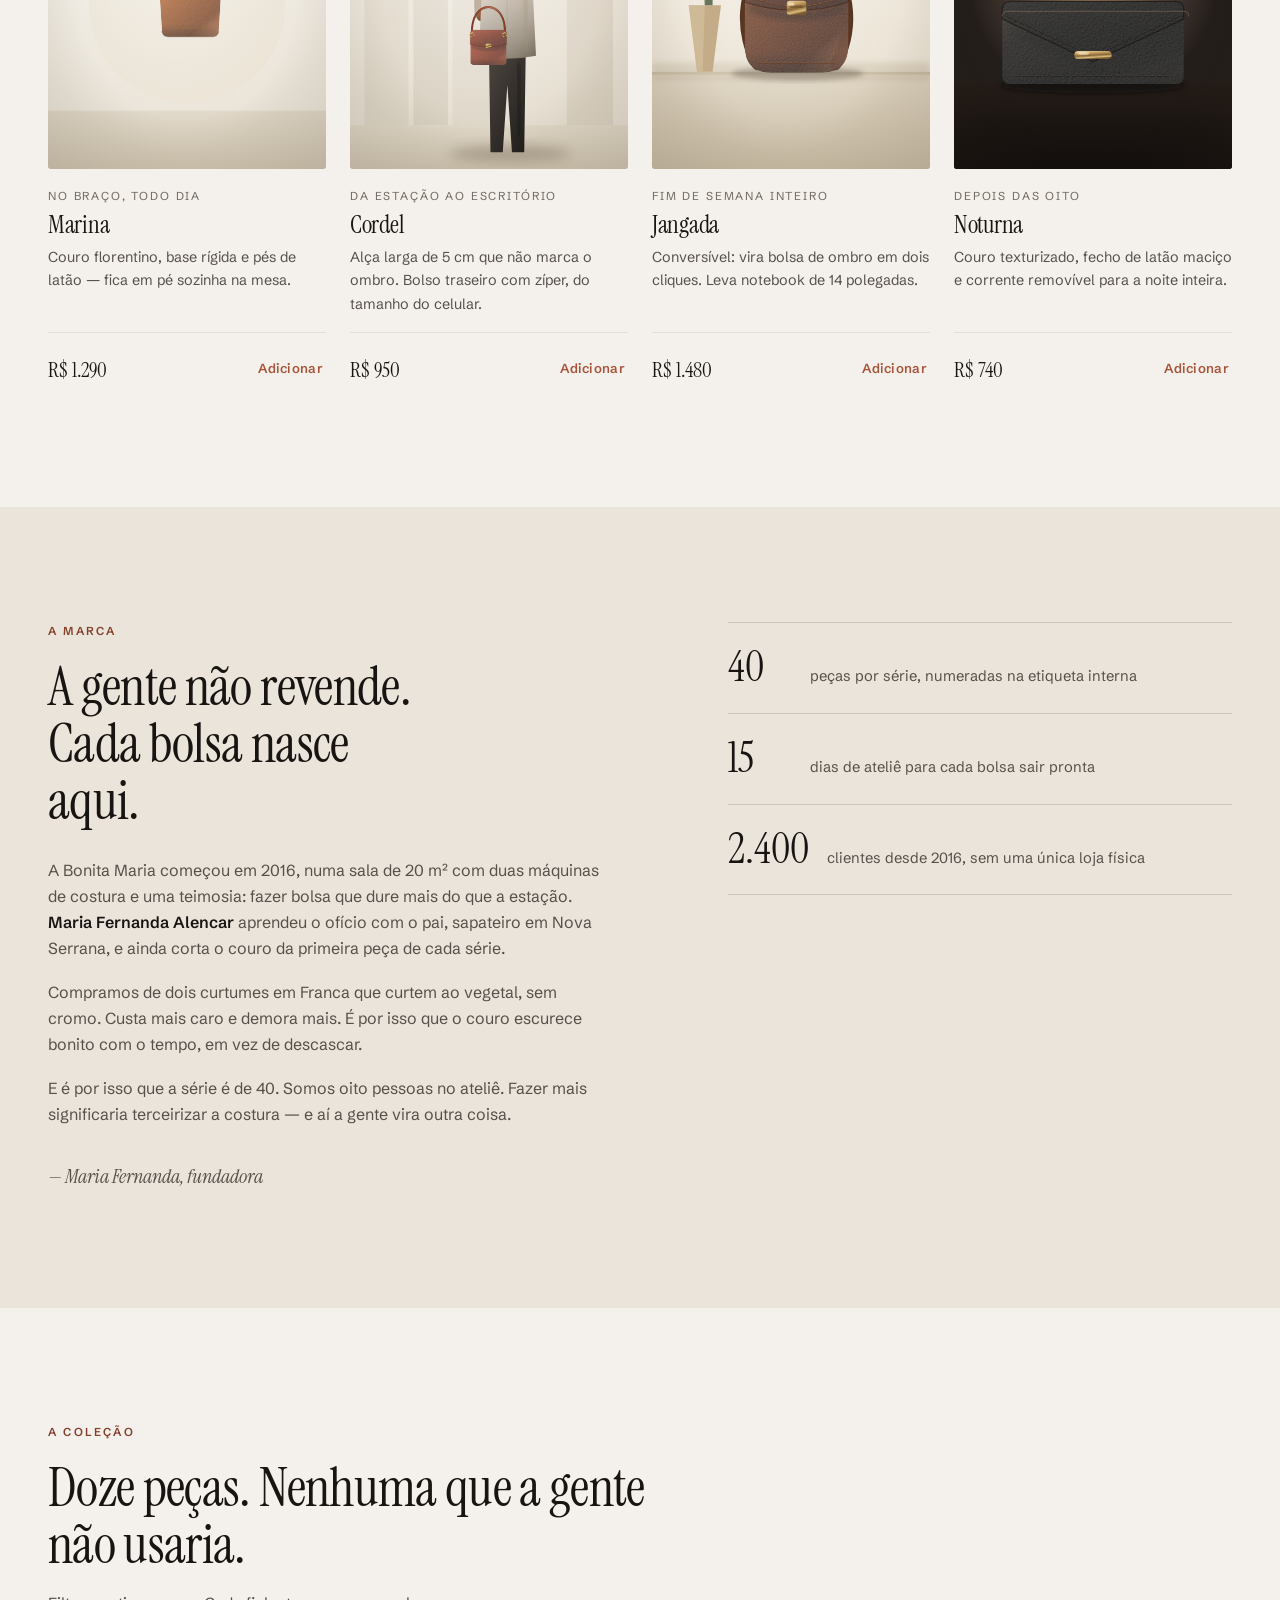
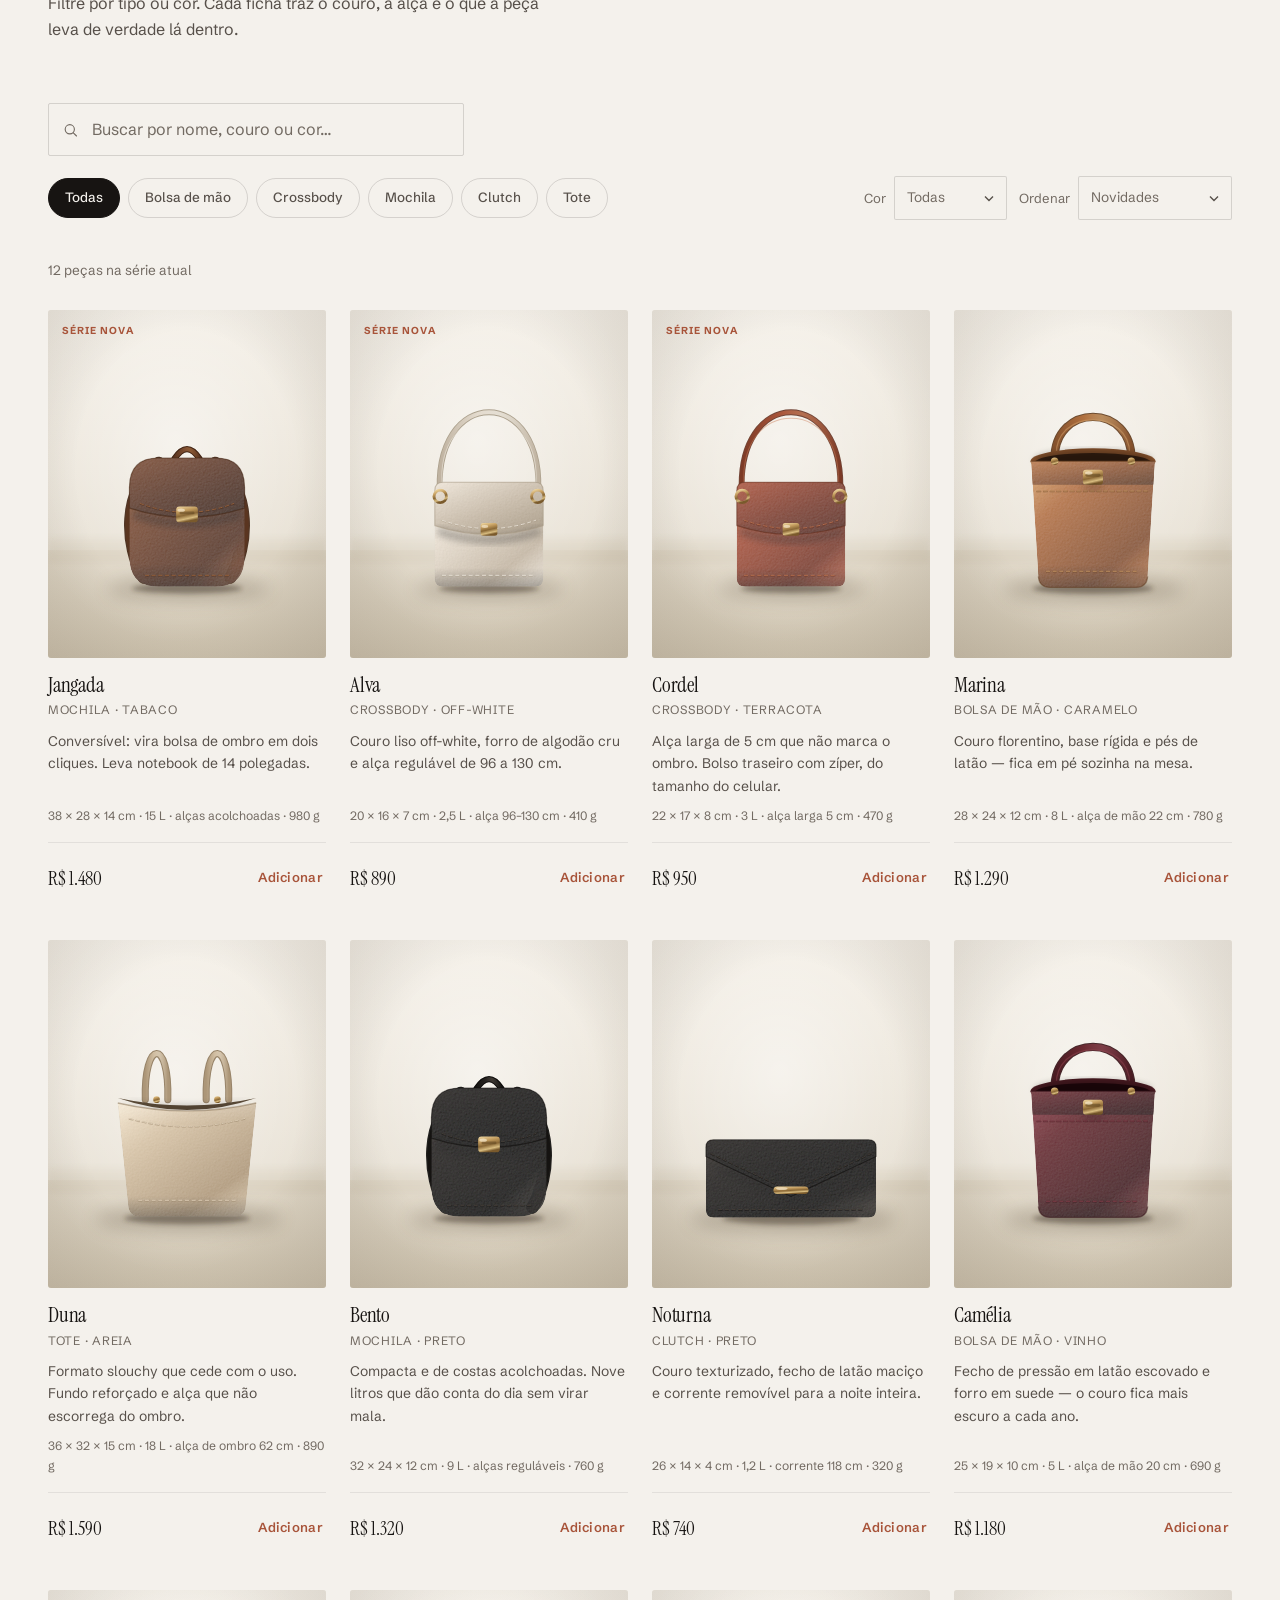
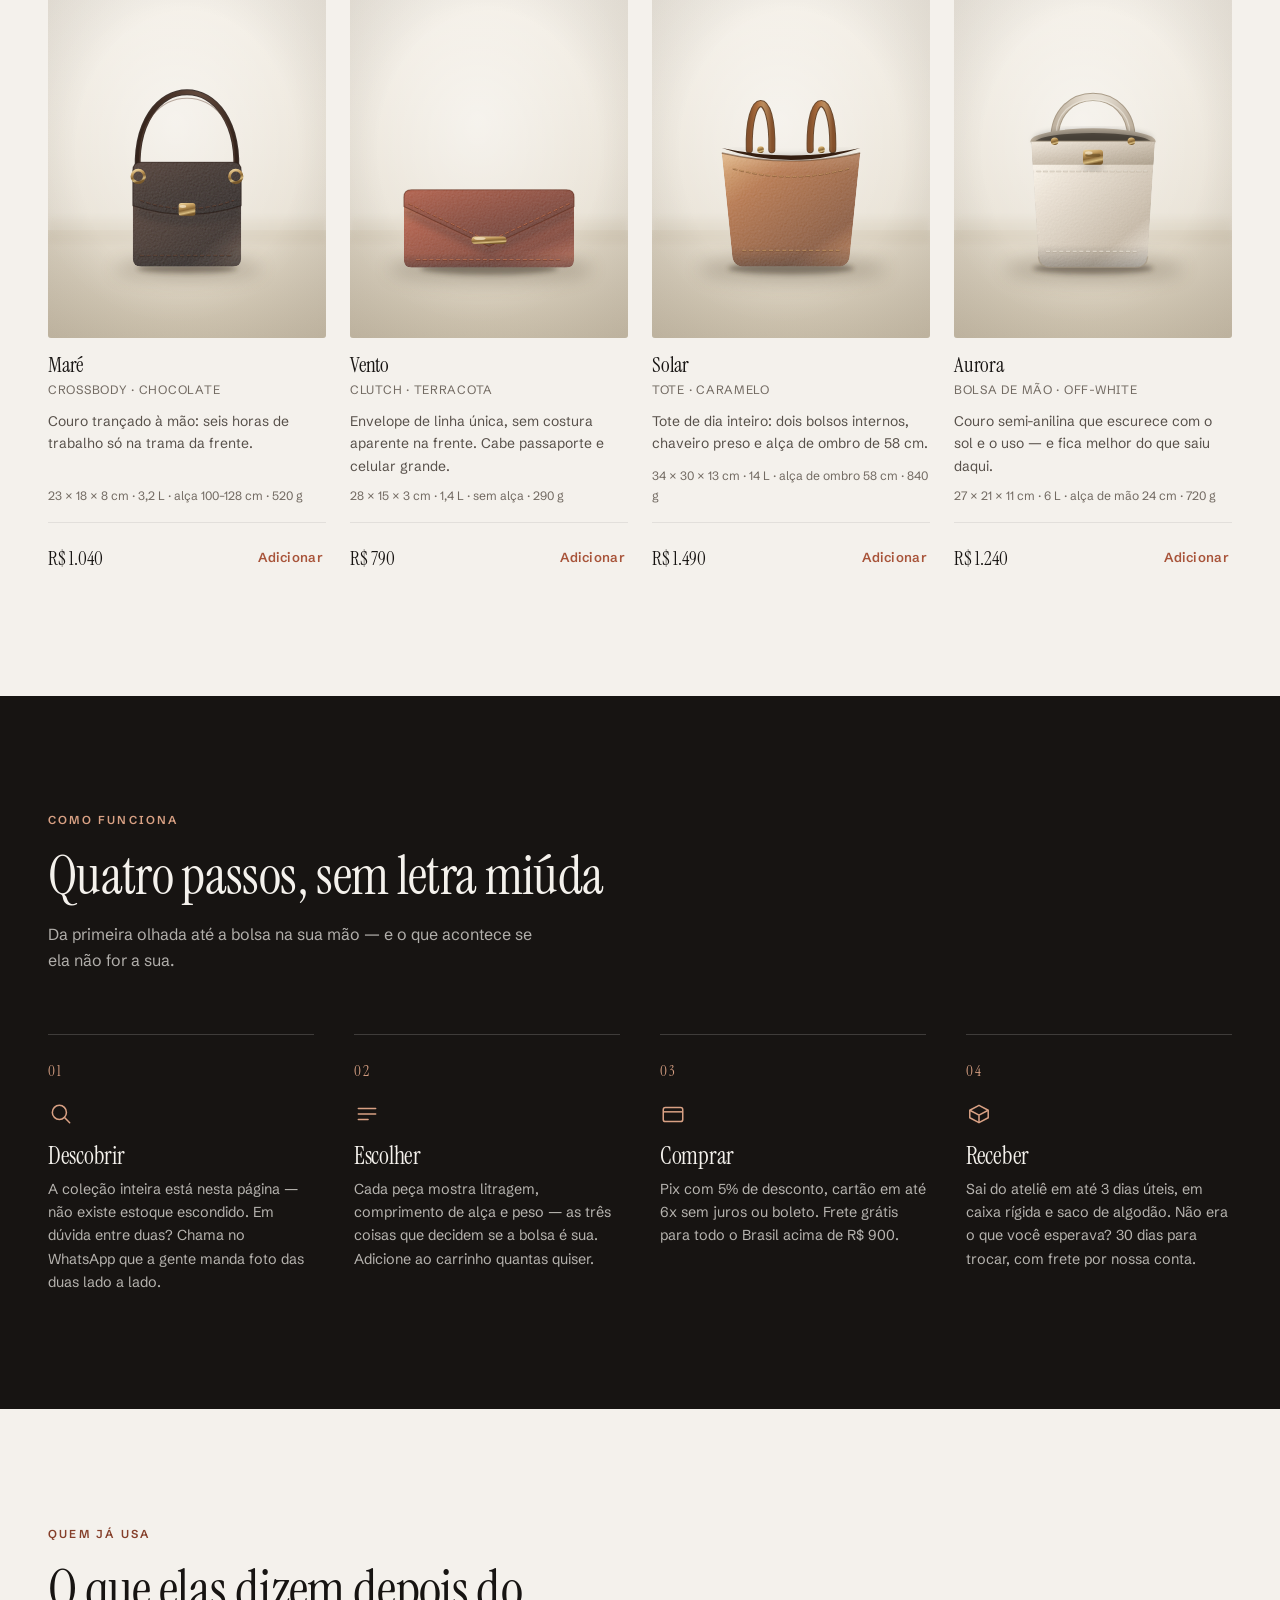
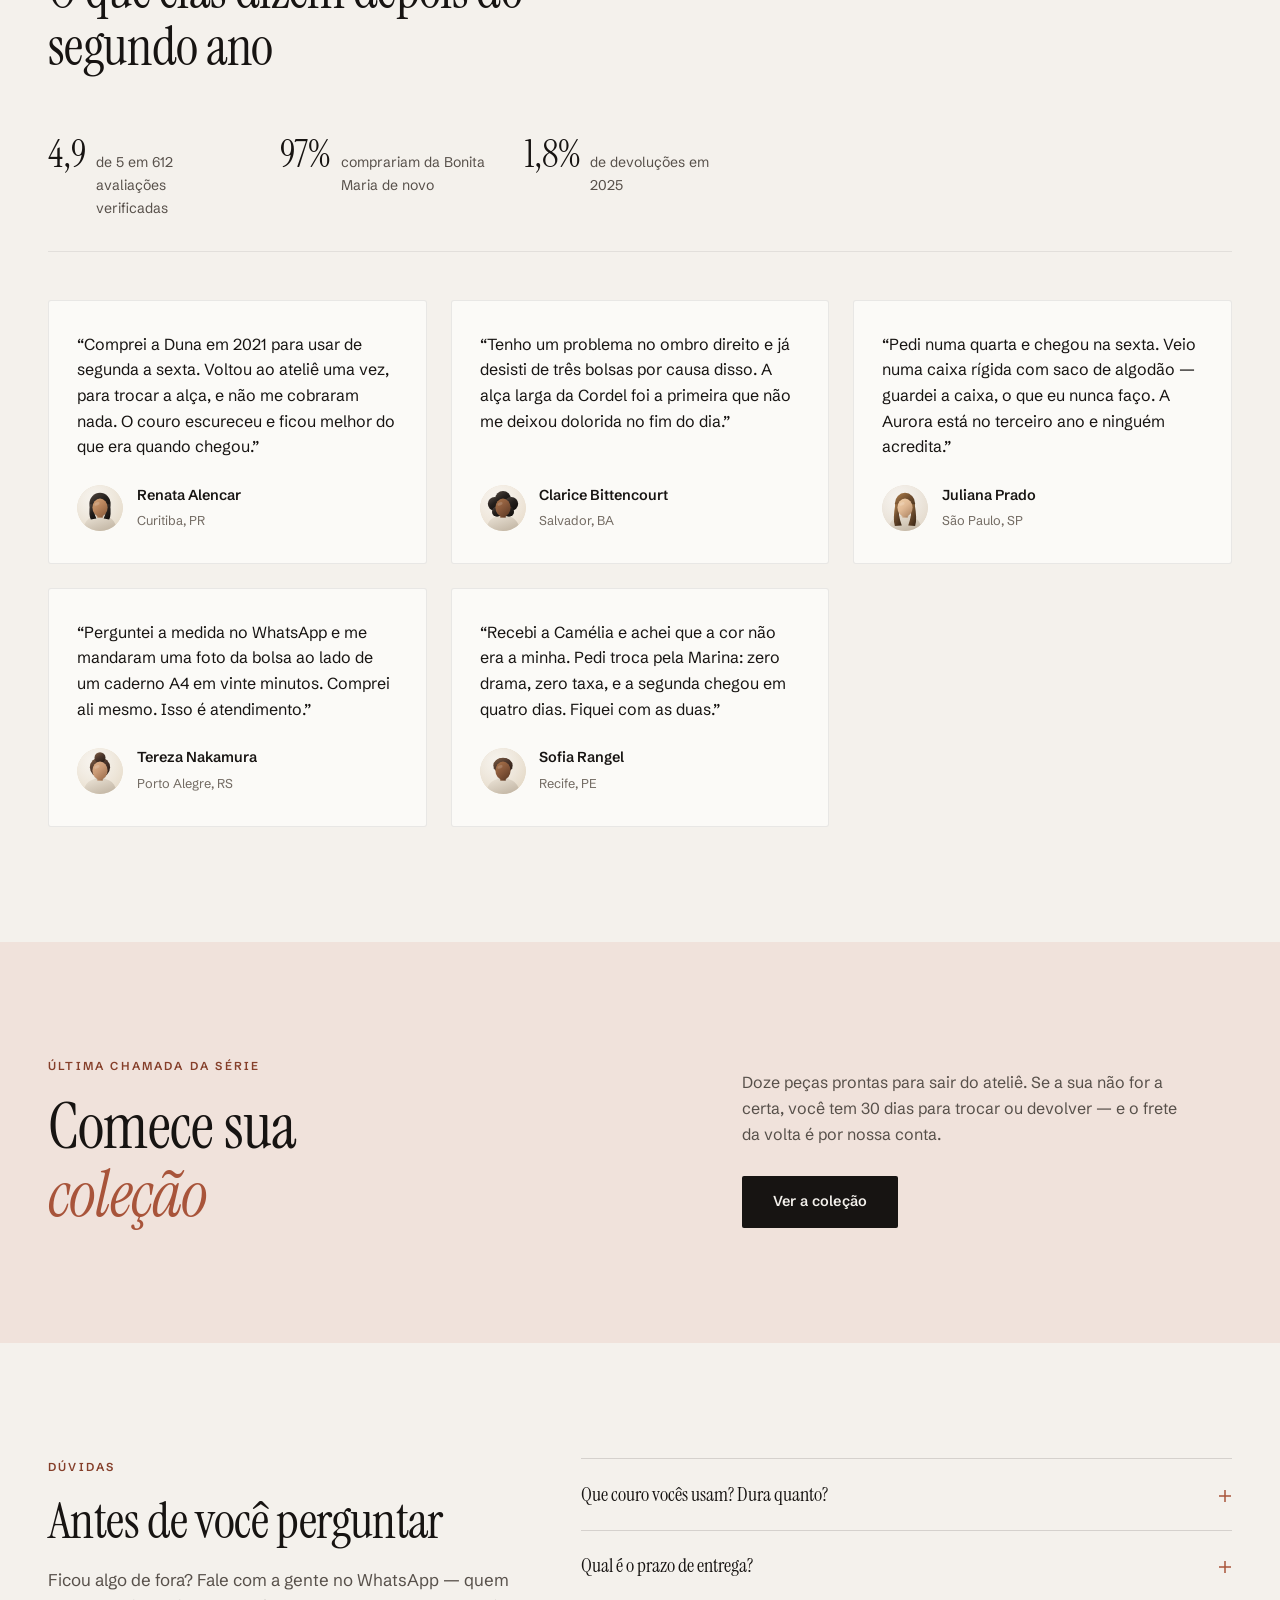
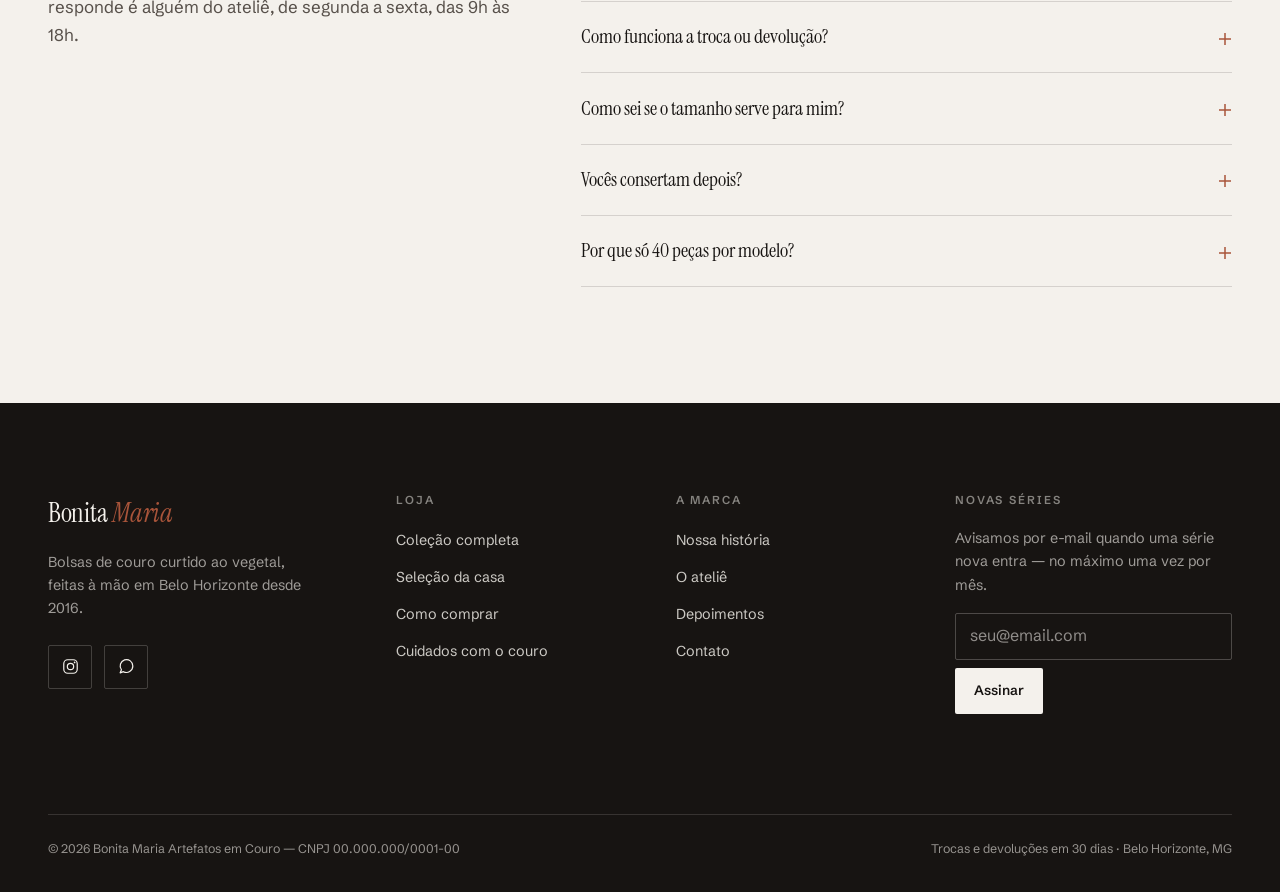
<file: projetos/bonita-maria/index.html>
<!DOCTYPE html>
<html lang="pt-BR">
<head>
<meta charset="UTF-8">
<meta name="viewport" content="width=device-width, initial-scale=1.0">
<title>Bonita Maria | Bolsas de couro feitas no ateliê</title>
<meta name="description" content="Bolsas de couro curtido ao vegetal, feitas à mão em séries de 40 peças. Ateliê próprio em Belo Horizonte. Troca em 30 dias e conserto gratuito por 2 anos.">
<meta name="theme-color" content="#F4F1EC">
<link rel="canonical" href="https://bonitamaria.com.br/">
<meta property="og:type" content="website">
<meta property="og:site_name" content="Bonita Maria">
<meta property="og:title" content="Bonita Maria | Bolsas de couro feitas no ateliê">
<meta property="og:description" content="Couro curtido ao vegetal, costura à mão, séries de 40 peças. Bolsas que atravessam estações.">
<meta property="og:image" content="assets/img/hero-bonita-maria.svg">
<meta property="og:locale" content="pt_BR">
<meta name="twitter:card" content="summary_large_image">
<link rel="icon" type="image/svg+xml" href="data:image/svg+xml,%3Csvg xmlns='http://www.w3.org/2000/svg' viewBox='0 0 32 32'%3E%3Crect width='32' height='32' fill='%23F4F1EC'/%3E%3Cpath d='M9 13h14l-1.2 12H10.2L9 13Z' fill='%23A8543A'/%3E%3Cpath d='M12.4 13a3.6 3.6 0 0 1 7.2 0' fill='none' stroke='%23171412' stroke-width='1.6'/%3E%3C/svg%3E">
<link rel="preconnect" href="https://fonts.googleapis.com">
<link rel="preconnect" href="https://fonts.gstatic.com" crossorigin>
<link href="https://fonts.googleapis.com/css2?family=Instrument+Serif:ital@0;1&family=Schibsted+Grotesk:wght@400;500;600;700&display=swap" rel="stylesheet">
<style>
/* ============ tokens ============ */
:root{
  --paper:#F4F1EC;
  --paper-2:#EAE4DA;
  --card:#FBFAF7;
  --ink:#171412;
  --ink-2:#57504A;
  --ink-3:#726A62;
  --clay:#A8543A;
  --clay-deep:#853F2A;
  --clay-tint:#F0E2DB;
  --line:rgba(23,20,18,.14);
  --line-soft:rgba(23,20,18,.08);
  --serif:'Instrument Serif',Georgia,'Times New Roman',serif;
  --sans:'Schibsted Grotesk',system-ui,-apple-system,'Segoe UI',Helvetica,sans-serif;
  --ease:cubic-bezier(.22,1,.36,1);
  --shell:min(1240px,100% - 2.5rem);
}
@media(min-width:900px){:root{--shell:min(1240px,100% - 6rem)}}

*,*::before,*::after{box-sizing:border-box;margin:0;padding:0}
html{-webkit-text-size-adjust:100%;scroll-behavior:smooth}
@media(prefers-reduced-motion:reduce){html{scroll-behavior:auto}}
body{
  font-family:var(--sans);font-size:1rem;line-height:1.62;
  color:var(--ink);background:var(--paper);
  -webkit-font-smoothing:antialiased;text-rendering:optimizeLegibility;
  overflow-x:hidden;
}
img{max-width:100%;display:block;height:auto}
a{color:inherit;text-decoration:none}
button{font:inherit;color:inherit;background:none;border:0;cursor:pointer}
input,select{font:inherit;color:inherit}
h1,h2,h3{font-family:var(--serif);font-weight:400;line-height:1.05;letter-spacing:-.012em}
:focus-visible{outline:2px solid var(--clay);outline-offset:3px;border-radius:2px}

.shell{width:var(--shell);margin-inline:auto}
section{padding-block:clamp(4rem,9vw,7.5rem)}
.skip{position:absolute;left:-9999px;top:0;z-index:200;background:var(--ink);color:var(--paper);padding:.75rem 1.25rem}
.skip:focus{left:1rem;top:1rem}

/* ============ shared bits ============ */
.kicker{
  display:block;font-size:.72rem;font-weight:600;letter-spacing:.19em;
  text-transform:uppercase;color:var(--clay-deep);margin-bottom:1.1rem;
}
.lead{color:var(--ink-2);font-size:1.06rem;max-width:52ch}
.section-head{max-width:60ch;margin-bottom:clamp(2.5rem,5vw,3.75rem)}
.section-head h2{font-size:clamp(2.1rem,4.6vw,3.4rem)}
.section-head p{margin-top:1.1rem;color:var(--ink-2);max-width:50ch}
.rule{height:1px;background:var(--line-soft);border:0}

.btn{
  display:inline-flex;align-items:center;justify-content:center;gap:.55rem;
  min-height:52px;padding:.9rem 1.9rem;border-radius:2px;
  font-size:.9rem;font-weight:600;letter-spacing:.02em;
  background:var(--ink);color:var(--paper);
  transition:background .25s var(--ease),transform .2s var(--ease);
}
.btn:hover{background:var(--clay-deep)}
.btn:active{transform:translateY(1px)}
.btn-ghost{background:transparent;color:var(--ink);border:1px solid var(--line)}
.btn-ghost:hover{background:var(--ink);color:var(--paper);border-color:var(--ink)}
.link-arrow{
  display:inline-flex;align-items:center;gap:.5rem;min-height:52px;
  font-size:.9rem;font-weight:600;border-bottom:1px solid var(--line);
  transition:border-color .25s,color .25s;
}
.link-arrow svg{transition:transform .3s var(--ease)}
.link-arrow:hover{color:var(--clay);border-color:var(--clay)}
.link-arrow:hover svg{transform:translateX(4px)}

/* ============ header ============ */
.masthead{
  position:sticky;top:0;z-index:60;
  background:color-mix(in srgb,var(--paper) 88%,transparent);
  backdrop-filter:blur(14px) saturate(1.4);
  border-bottom:1px solid transparent;
  transition:border-color .3s,background .3s;
}
.masthead.is-stuck{border-bottom-color:var(--line-soft)}
.masthead-in{display:flex;align-items:center;justify-content:space-between;gap:1.5rem;height:74px}
.wordmark{font-family:var(--serif);font-size:1.5rem;letter-spacing:-.01em;white-space:nowrap}
.wordmark em{font-style:italic;color:var(--clay)}
.nav{display:none;gap:2.25rem}
.nav a{font-size:.88rem;font-weight:500;color:var(--ink-2);padding-block:.5rem;position:relative}
.nav a::after{
  content:"";position:absolute;left:0;right:100%;bottom:2px;height:1px;
  background:var(--clay);transition:right .3s var(--ease);
}
.nav a:hover{color:var(--ink)}
.nav a:hover::after{right:0}
@media(min-width:940px){.nav{display:flex}}
.masthead-tools{display:flex;align-items:center;gap:.35rem}
.icon-btn{
  display:inline-flex;align-items:center;justify-content:center;gap:.45rem;
  min-width:46px;min-height:46px;padding-inline:.7rem;border-radius:2px;
  font-size:.82rem;font-weight:600;transition:background .2s;
}
.icon-btn:hover{background:var(--paper-2)}
.cart-count{
  display:inline-grid;place-items:center;min-width:20px;height:20px;padding-inline:6px;
  border-radius:999px;background:var(--clay);color:#fff;
  font-size:.7rem;font-weight:700;line-height:1;
}
.cart-count[hidden]{display:none}
.burger{display:inline-flex;flex-direction:column;justify-content:center;gap:5px;width:46px;height:46px;align-items:center}
.burger span{display:block;width:20px;height:1.5px;background:var(--ink);transition:transform .3s var(--ease),opacity .2s}
@media(min-width:940px){.burger{display:none}}
.mobile-nav{display:none;flex-direction:column;padding-bottom:1rem;border-top:1px solid var(--line-soft)}
.mobile-nav.is-open{display:flex}
.mobile-nav a{padding:1rem .25rem;border-bottom:1px solid var(--line-soft);font-size:1rem;font-weight:500}
@media(min-width:940px){.mobile-nav{display:none !important}}

/* ============ hero ============ */
.hero{padding-top:clamp(2.5rem,5vw,4.5rem);padding-bottom:0}
.hero-grid{display:grid;gap:clamp(2.5rem,5vw,4rem);align-items:center}
@media(min-width:960px){.hero-grid{grid-template-columns:1.02fr .98fr;gap:5rem}}
.hero h1{font-size:clamp(2.9rem,7.4vw,5.1rem);max-width:14ch}
.hero h1 em{font-style:italic;color:var(--clay)}
.hero-copy p{margin-top:1.6rem;color:var(--ink-2);font-size:1.08rem;max-width:44ch}
.hero-actions{margin-top:2.4rem;display:flex;flex-wrap:wrap;gap:1.5rem;align-items:center}
.hero-figure{position:relative}
.hero-figure img{
  width:100%;aspect-ratio:4/5;object-fit:cover;
  border-radius:3px;background:var(--paper-2);
}
.hero-tag{
  position:absolute;left:0;bottom:1.5rem;transform:translateX(-14%);
  background:var(--paper);padding:1rem 1.35rem;
  border:1px solid var(--line-soft);border-radius:2px;max-width:15rem;
}
.hero-tag strong{display:block;font-family:var(--serif);font-size:1.35rem}
.hero-tag span{font-size:.78rem;color:var(--ink-3);letter-spacing:.03em}
/* o recuo só funciona quando o herói tem duas colunas */
@media(max-width:959px){.hero-tag{position:static;transform:none;margin-top:1rem;max-width:none}}

.facts{border-block:1px solid var(--line-soft);margin-top:clamp(3.5rem,7vw,5.5rem)}
.facts-grid{display:grid;gap:0}
@media(min-width:760px){.facts-grid{grid-template-columns:repeat(3,1fr)}}
.fact{padding:1.75rem 0;display:flex;gap:1rem;align-items:baseline}
@media(min-width:760px){
  .fact{padding:2rem 2rem 2rem 0}
  .fact+.fact{border-left:1px solid var(--line-soft);padding-left:2rem}
}
@media(max-width:759px){.fact+.fact{border-top:1px solid var(--line-soft)}}
.fact b{font-family:var(--serif);font-size:2rem;font-weight:400;color:var(--clay);line-height:1;white-space:nowrap}
.fact span{font-size:.9rem;color:var(--ink-2)}

/* ============ featured ============ */
.featured-grid{display:grid;gap:2rem 1.5rem;grid-template-columns:1fr}
@media(min-width:640px){.featured-grid{grid-template-columns:repeat(2,1fr)}}
@media(min-width:1080px){.featured-grid{grid-template-columns:repeat(4,1fr)}}
.feature{display:flex;flex-direction:column}
.feature-img{overflow:hidden;border-radius:3px;background:var(--paper-2)}
.feature-img img{width:100%;aspect-ratio:4/5;object-fit:cover;transition:transform .7s var(--ease)}
.feature:hover .feature-img img{transform:scale(1.04)}
.feature-scene{margin-top:1.1rem;font-size:.72rem;letter-spacing:.16em;text-transform:uppercase;color:var(--ink-3)}
.feature h3{font-size:1.55rem;margin-top:.4rem}
.feature p{margin-top:.5rem;font-size:.9rem;color:var(--ink-2);flex:1}
.feature-foot{margin-top:1rem;display:flex;align-items:center;justify-content:space-between;gap:1rem;padding-top:.9rem;border-top:1px solid var(--line-soft)}
.price{font-family:var(--serif);font-size:1.3rem}
.add-btn{
  font-size:.82rem;font-weight:600;letter-spacing:.02em;color:var(--clay);
  min-height:44px;padding-inline:.2rem;border-bottom:1px solid transparent;transition:border-color .25s;
}
.add-btn:hover{border-bottom-color:var(--clay)}

/* ============ marca ============ */
.marca{background:var(--paper-2)}
.marca-grid{display:grid;gap:clamp(2.5rem,5vw,4.5rem)}
@media(min-width:940px){.marca-grid{grid-template-columns:1.1fr .9fr;align-items:start}}
.marca h2{font-size:clamp(2.1rem,4.6vw,3.4rem);max-width:16ch}
.marca-body{margin-top:1.8rem;display:grid;gap:1.15rem;color:var(--ink-2);max-width:56ch}
.marca-body strong{color:var(--ink);font-weight:600}
.stats{display:grid;gap:0;border-top:1px solid var(--line)}
.stat{padding:1.5rem 0;border-bottom:1px solid var(--line);display:flex;gap:1.1rem;align-items:baseline}
.stat b{font-family:var(--serif);font-size:2.6rem;font-weight:400;line-height:1;min-width:3.4ch}
.stat span{font-size:.92rem;color:var(--ink-2)}
.signature{margin-top:2rem;font-family:var(--serif);font-style:italic;font-size:1.25rem;color:var(--ink-2)}

/* ============ coleção ============ */
.toolbar{display:grid;gap:1.25rem;margin-bottom:2.5rem}
.search-wrap{position:relative;max-width:26rem}
.search-wrap svg{position:absolute;left:.9rem;top:50%;transform:translateY(-50%);color:var(--ink-3);pointer-events:none}
.search-wrap input{
  width:100%;min-height:50px;padding:.8rem 1rem .8rem 2.7rem;
  background:transparent;border:1px solid var(--line);border-radius:2px;
}
.search-wrap input::placeholder{color:var(--ink-3)}
.filters{display:flex;flex-wrap:wrap;gap:1.25rem;align-items:center;justify-content:space-between}
.chips{display:flex;flex-wrap:wrap;gap:.5rem}
.chip{
  min-height:40px;padding:.45rem 1rem;border:1px solid var(--line);border-radius:999px;
  font-size:.84rem;font-weight:500;color:var(--ink-2);
  transition:background .2s,color .2s,border-color .2s;
}
.chip:hover{border-color:var(--ink)}
.chip[aria-pressed="true"]{background:var(--ink);border-color:var(--ink);color:var(--paper)}
.selects{display:flex;flex-wrap:wrap;gap:.75rem}
.selects label{display:flex;align-items:center;gap:.5rem;font-size:.82rem;color:var(--ink-3)}
.selects select{
  min-height:44px;padding:.5rem 2rem .5rem .75rem;background:transparent;
  border:1px solid var(--line);border-radius:2px;font-size:.86rem;
  appearance:none;
  background-image:url("data:image/svg+xml,%3Csvg xmlns='http://www.w3.org/2000/svg' width='12' height='12' viewBox='0 0 12 12'%3E%3Cpath d='M2 4.5 6 8.5 10 4.5' fill='none' stroke='%2357504A' stroke-width='1.4'/%3E%3C/svg%3E");
  background-repeat:no-repeat;background-position:right .7rem center;
}
.result-line{font-size:.85rem;color:var(--ink-3);margin-bottom:1.75rem}

.grid{display:grid;gap:2.5rem 1.5rem;grid-template-columns:repeat(2,1fr)}
@media(min-width:760px){.grid{grid-template-columns:repeat(3,1fr)}}
@media(min-width:1080px){.grid{grid-template-columns:repeat(4,1fr)}}
.card{display:flex;flex-direction:column}
.card-img{position:relative;overflow:hidden;border-radius:3px;background:var(--paper-2)}
.card-img img{width:100%;aspect-ratio:4/5;object-fit:cover;transition:transform .7s var(--ease)}
.card:hover .card-img img{transform:scale(1.045)}
.badge{
  position:absolute;top:.8rem;left:.85rem;
  color:var(--clay);
  font-size:.63rem;font-weight:700;letter-spacing:.11em;text-transform:uppercase;
}
.card-body{padding-top:1rem;display:flex;flex-direction:column;flex:1}
.card h3{font-size:1.3rem}
.card-meta{margin-top:.3rem;font-size:.72rem;letter-spacing:.05em;text-transform:uppercase;color:var(--ink-3)}
@media(min-width:760px){.card-meta{font-size:.76rem;letter-spacing:.06em}}
.card p{margin-top:.6rem;font-size:.87rem;color:var(--ink-2);flex:1}
.card-foot{margin-top:1rem;display:flex;align-items:center;justify-content:space-between;gap:.75rem;padding-top:.85rem;border-top:1px solid var(--line-soft)}
.card .price{font-size:1.2rem}
.empty{padding:4rem 0;text-align:center;color:var(--ink-2)}
.empty h3{font-size:1.6rem;margin-bottom:.6rem}

/* ============ processo ============ */
.processo{background:var(--ink);color:var(--paper)}
.processo .kicker{color:#D9A184}
.processo .section-head p{color:rgba(244,241,236,.7)}
.steps{display:grid;gap:2.5rem}
@media(min-width:700px){.steps{grid-template-columns:repeat(2,1fr);gap:3rem 2.5rem}}
@media(min-width:1080px){.steps{grid-template-columns:repeat(4,1fr)}}
.step{border-top:1px solid rgba(244,241,236,.18);padding-top:1.5rem}
.step-n{display:block;font-family:var(--serif);font-size:.95rem;color:#D9A184;letter-spacing:.1em}
.step svg{display:block;margin-top:1.1rem;color:#D9A184}
.step h3{font-size:1.5rem;margin-top:1rem}
.step p{margin-top:.6rem;font-size:.9rem;color:rgba(244,241,236,.72)}

/* ============ depoimentos ============ */
.rating{display:flex;flex-wrap:wrap;gap:2.5rem;align-items:baseline;margin-bottom:3rem;padding-bottom:2rem;border-bottom:1px solid var(--line-soft)}
.rating div{display:flex;gap:.65rem;align-items:baseline}
.rating b{font-family:var(--serif);font-size:2.4rem;font-weight:400;line-height:1}
.rating span{font-size:.88rem;color:var(--ink-2);max-width:16ch}
.quotes{display:grid;gap:1.5rem}
@media(min-width:700px){.quotes{grid-template-columns:repeat(2,1fr)}}
@media(min-width:1080px){.quotes{grid-template-columns:repeat(3,1fr)}}
.quote{
  background:var(--card);border:1px solid var(--line-soft);border-radius:3px;
  padding:1.9rem 1.75rem;display:flex;flex-direction:column;
}
.quote blockquote{font-size:1rem;line-height:1.6;flex:1}
.quote footer{margin-top:1.5rem;display:flex;align-items:center;gap:.85rem}
.quote img{width:46px;height:46px;border-radius:999px;flex-shrink:0}
.quote cite{font-style:normal;font-weight:600;font-size:.9rem;display:block}
.quote small{color:var(--ink-3);font-size:.8rem}

/* ============ cta final ============ */
.final{background:var(--clay-tint)}
.final-in{display:grid;gap:2rem;align-items:end}
@media(min-width:860px){.final-in{grid-template-columns:1.15fr .85fr}}
.final h2{font-size:clamp(2.4rem,5.4vw,4rem);max-width:12ch}
.final h2 em{font-style:italic;color:var(--clay)}
.final p{color:var(--ink-2);max-width:44ch}
.final .btn{margin-top:1.75rem}

/* ============ faq ============ */
.faq-grid{display:grid;gap:clamp(2rem,4vw,4rem)}
@media(min-width:940px){.faq-grid{grid-template-columns:.85fr 1.15fr;align-items:start}}
.faq-list{border-top:1px solid var(--line)}
details{border-bottom:1px solid var(--line)}
summary{
  display:flex;justify-content:space-between;align-items:flex-start;gap:1.5rem;
  padding:1.4rem 0;cursor:pointer;list-style:none;
  font-family:var(--serif);font-size:1.28rem;line-height:1.25;
}
summary::-webkit-details-marker{display:none}
summary::after{
  content:"";flex-shrink:0;width:14px;height:14px;margin-top:.45rem;
  background:url("data:image/svg+xml,%3Csvg xmlns='http://www.w3.org/2000/svg' width='14' height='14' viewBox='0 0 14 14'%3E%3Cpath d='M7 1v12M1 7h12' stroke='%23A8543A' stroke-width='1.5'/%3E%3C/svg%3E") center/contain no-repeat;
  transition:transform .3s var(--ease);
}
details[open] summary::after{transform:rotate(135deg)}
details p{padding-bottom:1.4rem;color:var(--ink-2);font-size:.95rem;max-width:60ch}
summary:hover{color:var(--clay)}

/* ============ rodapé ============ */
.foot{background:var(--ink);color:var(--paper);padding-block:clamp(3.5rem,7vw,5.5rem) 2rem}
.foot-top{display:grid;gap:3rem}
@media(min-width:860px){.foot-top{grid-template-columns:1.3fr 1fr 1fr 1.2fr}}
.foot .wordmark{font-size:1.7rem}
.foot-blurb{margin-top:1rem;color:rgba(244,241,236,.62);font-size:.9rem;max-width:30ch}
.foot h4{font-size:.72rem;font-weight:600;letter-spacing:.17em;text-transform:uppercase;color:rgba(244,241,236,.5);margin-bottom:1.1rem}
.foot ul{list-style:none;display:grid;gap:.7rem}
.foot ul a{font-size:.9rem;color:rgba(244,241,236,.82)}
.foot ul a:hover{color:#D9A184}
.news p{font-size:.9rem;color:rgba(244,241,236,.62);margin-bottom:1rem}
.news form{display:flex;gap:.5rem;flex-wrap:wrap}
.news input{
  flex:1 1 11rem;min-height:46px;padding:.6rem .9rem;
  background:transparent;border:1px solid rgba(244,241,236,.24);border-radius:2px;color:var(--paper);
}
.news input::placeholder{color:rgba(244,241,236,.55)}
.news button{
  min-height:46px;padding-inline:1.2rem;border-radius:2px;
  background:var(--paper);color:var(--ink);font-size:.85rem;font-weight:600;
  transition:background .2s;
}
.news button:hover{background:#D9A184}
.news-msg{margin-top:.7rem;font-size:.82rem;color:#D9A184;min-height:1.2em}
.socials{display:flex;gap:.75rem;margin-top:1.5rem}
.socials a{
  display:inline-grid;place-items:center;width:44px;height:44px;
  border:1px solid rgba(244,241,236,.2);border-radius:2px;transition:background .2s,border-color .2s;
}
.socials a:hover{background:rgba(244,241,236,.1);border-color:rgba(244,241,236,.4)}
.foot-bottom{
  margin-top:3.5rem;padding-top:1.5rem;border-top:1px solid rgba(244,241,236,.14);
  display:flex;flex-wrap:wrap;gap:.75rem 2rem;justify-content:space-between;
  font-size:.78rem;color:rgba(244,241,236,.58);
}

/* ============ carrinho ============ */
.scrim{
  position:fixed;inset:0;z-index:80;background:rgba(23,20,18,.45);
  opacity:0;visibility:hidden;transition:opacity .35s var(--ease),visibility .35s;
}
.scrim.is-open{opacity:1;visibility:visible}
.drawer{
  position:fixed;top:0;right:0;bottom:0;z-index:90;
  width:min(440px,100%);background:var(--paper);
  display:flex;flex-direction:column;
  transform:translateX(100%);transition:transform .4s var(--ease);
  box-shadow:-24px 0 60px rgba(23,20,18,.12);
}
.drawer.is-open{transform:translateX(0)}
.drawer-head{display:flex;align-items:center;justify-content:space-between;padding:1.5rem;border-bottom:1px solid var(--line-soft)}
.drawer-head h2{font-size:1.5rem}
.drawer-body{flex:1;overflow-y:auto;padding:1.5rem;display:grid;gap:1.5rem;align-content:start}
.drawer-empty{text-align:center;padding:3rem 1rem;color:var(--ink-2)}
.drawer-empty p{margin-top:.6rem;font-size:.9rem}
.line{display:grid;grid-template-columns:74px 1fr;gap:1rem}
.line img{width:74px;aspect-ratio:4/5;object-fit:cover;border-radius:2px;background:var(--paper-2)}
.line h3{font-size:1.15rem}
.line-meta{font-size:.75rem;text-transform:uppercase;letter-spacing:.06em;color:var(--ink-3);margin-top:.15rem}
.line-ctl{margin-top:.7rem;display:flex;align-items:center;justify-content:space-between;gap:.75rem}
.qty{display:flex;align-items:center;border:1px solid var(--line);border-radius:2px}
.qty button{width:36px;height:36px;display:grid;place-items:center;color:var(--ink-2);transition:color .2s}
.qty button:hover{color:var(--clay)}
.qty span{min-width:1.75rem;text-align:center;font-size:.88rem;font-weight:600}
.line-price{font-family:var(--serif);font-size:1.1rem}
.line-remove{font-size:.76rem;color:var(--ink-3);border-bottom:1px solid transparent;min-height:36px}
.line-remove:hover{color:var(--clay);border-bottom-color:var(--clay)}
.drawer-foot{padding:1.5rem;border-top:1px solid var(--line-soft);display:grid;gap:1rem}
.sum{display:flex;justify-content:space-between;align-items:baseline;font-size:.9rem;color:var(--ink-2)}
.sum.total{color:var(--ink);font-size:1rem}
.sum.total b{font-family:var(--serif);font-size:1.65rem;font-weight:400}
.drawer-foot .btn{width:100%}
.drawer-note{font-size:.76rem;color:var(--ink-3);text-align:center;line-height:1.5}

.toast{
  position:fixed;left:50%;bottom:1.5rem;z-index:100;
  transform:translate(-50%,calc(100% + 3rem));opacity:0;visibility:hidden;
  background:var(--ink);color:var(--paper);padding:.85rem 1.4rem;border-radius:2px;
  font-size:.86rem;font-weight:500;
  transition:transform .4s var(--ease),opacity .3s,visibility .4s;
  max-width:calc(100% - 2rem);text-align:center;
}
.toast.is-on{transform:translate(-50%,0);opacity:1;visibility:visible}

/* ============ motion ============ */
.reveal{opacity:0;transform:translateY(22px);transition:opacity .8s var(--ease),transform .8s var(--ease)}
.reveal.is-in{opacity:1;transform:none}
.hero-copy>*{opacity:0;animation:rise .9s var(--ease) forwards}
.hero-copy>*:nth-child(1){animation-delay:.05s}
.hero-copy>*:nth-child(2){animation-delay:.15s}
.hero-copy>*:nth-child(3){animation-delay:.25s}
.hero-copy>*:nth-child(4){animation-delay:.35s}
.hero-figure{opacity:0;animation:rise 1.1s var(--ease) .2s forwards}
@keyframes rise{to{opacity:1;transform:none}}
@media(prefers-reduced-motion:reduce){
  .reveal,.hero-copy>*,.hero-figure{opacity:1 !important;transform:none !important;animation:none !important;transition:none !important}
  .drawer,.scrim,.toast{transition:none}
  .card-img img,.feature-img img{transition:none}
}
</style>
</head>
<body>
<a class="skip" href="#conteudo">Pular para o conteúdo</a>

<header class="masthead" id="masthead">
  <div class="shell">
    <div class="masthead-in">
      <a href="#topo" class="wordmark">Bonita <em>Maria</em></a>
      <nav class="nav" aria-label="Principal">
        <a href="#colecao">Coleção</a>
        <a href="#marca">A marca</a>
        <a href="#processo">Como funciona</a>
        <a href="#duvidas">Dúvidas</a>
      </nav>
      <div class="masthead-tools">
        <button class="icon-btn" id="cart-open" aria-label="Abrir carrinho">
          <svg width="19" height="19" viewBox="0 0 24 24" fill="none" aria-hidden="true">
            <path d="M5.5 8h13l-1 12h-11l-1-12Z" stroke="currentColor" stroke-width="1.5" stroke-linejoin="round"/>
            <path d="M9 8a3 3 0 0 1 6 0" stroke="currentColor" stroke-width="1.5"/>
          </svg>
          <span class="cart-count" id="cart-count" hidden>0</span>
        </button>
        <button class="burger" id="burger" aria-label="Abrir menu" aria-expanded="false" aria-controls="mobile-nav">
          <span></span><span></span>
        </button>
      </div>
    </div>
    <nav class="mobile-nav" id="mobile-nav" aria-label="Menu">
      <a href="#colecao">Coleção</a>
      <a href="#marca">A marca</a>
      <a href="#processo">Como funciona</a>
      <a href="#duvidas">Dúvidas</a>
    </nav>
  </div>
</header>

<main id="conteudo">

<!-- ========== hero ========== -->
<section class="hero" id="topo">
  <div class="shell">
    <div class="hero-grid">
      <div class="hero-copy">
        <span class="kicker">Ateliê próprio &middot; Belo Horizonte</span>
        <h1>Bolsas que atravessam estações. <em>Designs que ficam.</em></h1>
        <p>Couro curtido ao vegetal, costura reforçada à mão e forro que continua inteiro no quinto ano. Cada modelo sai numa série de 40 peças — e não volta.</p>
        <div class="hero-actions">
          <a class="btn" href="#colecao">Explorar a coleção</a>
          <a class="link-arrow" href="#marca">Como a gente faz
            <svg width="15" height="15" viewBox="0 0 16 16" fill="none" aria-hidden="true"><path d="M2 8h11M9 4l4 4-4 4" stroke="currentColor" stroke-width="1.5" stroke-linecap="round" stroke-linejoin="round"/></svg>
          </a>
        </div>
      </div>
      <div class="hero-figure">
        <img src="assets/img/hero-bonita-maria.svg" width="1000" height="1250" fetchpriority="high" decoding="async"
             alt="Mulher de casaco terracota segurando a bolsa de mão Marina, em couro caramelo.">
        <div class="hero-tag">
          <strong>Marina</strong>
          <span>Couro florentino &middot; R$ 1.290</span>
        </div>
      </div>
    </div>
  </div>

  <div class="facts">
    <div class="shell facts-grid">
      <div class="fact"><b>40</b><span>peças por série. Esgotou, não volta.</span></div>
      <div class="fact"><b>15 dias</b><span>de ateliê, do corte do couro à última costura.</span></div>
      <div class="fact"><b>30 dias</b><span>para trocar ou devolver. O frete é nosso.</span></div>
    </div>
  </div>
</section>

<!-- ========== destaques ========== -->
<section id="destaques">
  <div class="shell">
    <div class="section-head reveal">
      <span class="kicker">Seleção da casa</span>
      <h2>As quatro que a gente recomenda primeiro</h2>
      <p>Não é a coleção inteira. São as peças que resolvem a maior parte dos dias — e as que mais voltam em foto de cliente.</p>
    </div>
    <div class="featured-grid" id="featured"></div>
  </div>
</section>

<!-- ========== a marca ========== -->
<section class="marca" id="marca">
  <div class="shell marca-grid">
    <div class="reveal">
      <span class="kicker">A marca</span>
      <h2>A gente não revende. Cada bolsa nasce aqui.</h2>
      <div class="marca-body">
        <p>A Bonita Maria começou em 2016, numa sala de 20 m² com duas máquinas de costura e uma teimosia: fazer bolsa que dure mais do que a estação. <strong>Maria Fernanda Alencar</strong> aprendeu o ofício com o pai, sapateiro em Nova Serrana, e ainda corta o couro da primeira peça de cada série.</p>
        <p>Compramos de dois curtumes em Franca que curtem ao vegetal, sem cromo. Custa mais caro e demora mais. É por isso que o couro escurece bonito com o tempo, em vez de descascar.</p>
        <p>E é por isso que a série é de 40. Somos oito pessoas no ateliê. Fazer mais significaria terceirizar a costura — e aí a gente vira outra coisa.</p>
      </div>
      <p class="signature">— Maria Fernanda, fundadora</p>
    </div>
    <div class="stats reveal">
      <div class="stat"><b>40</b><span>peças por série, numeradas na etiqueta interna</span></div>
      <div class="stat"><b>15</b><span>dias de ateliê para cada bolsa sair pronta</span></div>
      <div class="stat"><b>2.400</b><span>clientes desde 2016, sem uma única loja física</span></div>
    </div>
  </div>
</section>

<!-- ========== coleção ========== -->
<section id="colecao">
  <div class="shell">
    <div class="section-head reveal">
      <span class="kicker">A coleção</span>
      <h2>Doze peças. Nenhuma que a gente não usaria.</h2>
      <p>Filtre por tipo ou cor. Cada ficha traz o couro, a alça e o que a peça leva de verdade lá dentro.</p>
    </div>

    <div class="toolbar">
      <div class="search-wrap">
        <svg width="17" height="17" viewBox="0 0 24 24" fill="none" aria-hidden="true">
          <circle cx="11" cy="11" r="6.5" stroke="currentColor" stroke-width="1.6"/>
          <path d="m16 16 4.5 4.5" stroke="currentColor" stroke-width="1.6" stroke-linecap="round"/>
        </svg>
        <label class="skip" for="busca">Buscar na coleção</label>
        <input type="search" id="busca" placeholder="Buscar por nome, couro ou cor…" autocomplete="off">
      </div>
      <div class="filters">
        <div class="chips" id="chips" role="group" aria-label="Filtrar por tipo"></div>
        <div class="selects">
          <label for="cor">Cor
            <select id="cor">
              <option value="">Todas</option>
            </select>
          </label>
          <label for="ordem">Ordenar
            <select id="ordem">
              <option value="novidades">Novidades</option>
              <option value="populares">Mais procuradas</option>
              <option value="menor">Menor preço</option>
              <option value="maior">Maior preço</option>
            </select>
          </label>
        </div>
      </div>
    </div>

    <p class="result-line" id="result-line" role="status" aria-live="polite"></p>
    <div class="grid" id="grid"></div>
  </div>
</section>

<!-- ========== processo ========== -->
<section class="processo" id="processo">
  <div class="shell">
    <div class="section-head reveal">
      <span class="kicker">Como funciona</span>
      <h2>Quatro passos, sem letra miúda</h2>
      <p>Da primeira olhada até a bolsa na sua mão — e o que acontece se ela não for a sua.</p>
    </div>
    <div class="steps">
      <div class="step reveal">
        <span class="step-n">01</span>
        <svg width="26" height="26" viewBox="0 0 24 24" fill="none" aria-hidden="true"><circle cx="10.5" cy="10.5" r="6.5" stroke="currentColor" stroke-width="1.4"/><path d="m15.5 15.5 4.5 4.5" stroke="currentColor" stroke-width="1.4" stroke-linecap="round"/></svg>
        <h3>Descobrir</h3>
        <p>A coleção inteira está nesta página — não existe estoque escondido. Em dúvida entre duas? Chama no WhatsApp que a gente manda foto das duas lado a lado.</p>
      </div>
      <div class="step reveal">
        <span class="step-n">02</span>
        <svg width="26" height="26" viewBox="0 0 24 24" fill="none" aria-hidden="true"><path d="M4 7h16M4 12h16M4 17h9" stroke="currentColor" stroke-width="1.4" stroke-linecap="round"/></svg>
        <h3>Escolher</h3>
        <p>Cada peça mostra litragem, comprimento de alça e peso — as três coisas que decidem se a bolsa é sua. Adicione ao carrinho quantas quiser.</p>
      </div>
      <div class="step reveal">
        <span class="step-n">03</span>
        <svg width="26" height="26" viewBox="0 0 24 24" fill="none" aria-hidden="true"><rect x="3" y="6" width="18" height="13" rx="2" stroke="currentColor" stroke-width="1.4"/><path d="M3 10h18" stroke="currentColor" stroke-width="1.4"/></svg>
        <h3>Comprar</h3>
        <p>Pix com 5% de desconto, cartão em até 6x sem juros ou boleto. Frete grátis para todo o Brasil acima de R$ 900.</p>
      </div>
      <div class="step reveal">
        <span class="step-n">04</span>
        <svg width="26" height="26" viewBox="0 0 24 24" fill="none" aria-hidden="true"><path d="M3.5 8.5 12 4l8.5 4.5v7L12 20l-8.5-4.5v-7Z" stroke="currentColor" stroke-width="1.4" stroke-linejoin="round"/><path d="M3.5 8.5 12 13l8.5-4.5M12 13v7" stroke="currentColor" stroke-width="1.4" stroke-linejoin="round"/></svg>
        <h3>Receber</h3>
        <p>Sai do ateliê em até 3 dias úteis, em caixa rígida e saco de algodão. Não era o que você esperava? 30 dias para trocar, com frete por nossa conta.</p>
      </div>
    </div>
  </div>
</section>

<!-- ========== depoimentos ========== -->
<section id="clientes">
  <div class="shell">
    <div class="section-head reveal">
      <span class="kicker">Quem já usa</span>
      <h2>O que elas dizem depois do segundo ano</h2>
    </div>
    <div class="rating reveal">
      <div><b>4,9</b><span>de 5 em 612 avaliações verificadas</span></div>
      <div><b>97%</b><span>comprariam da Bonita Maria de novo</span></div>
      <div><b>1,8%</b><span>de devoluções em 2025</span></div>
    </div>
    <div class="quotes" id="quotes"></div>
  </div>
</section>

<!-- ========== cta final ========== -->
<section class="final" id="comecar">
  <div class="shell final-in">
    <div class="reveal">
      <span class="kicker">Última chamada da série</span>
      <h2>Comece sua <em>coleção</em></h2>
    </div>
    <div class="reveal">
      <p>Doze peças prontas para sair do ateliê. Se a sua não for a certa, você tem 30 dias para trocar ou devolver — e o frete da volta é por nossa conta.</p>
      <a class="btn" href="#colecao">Ver a coleção</a>
    </div>
  </div>
</section>

<!-- ========== dúvidas ========== -->
<section id="duvidas">
  <div class="shell faq-grid">
    <div class="reveal">
      <span class="kicker">Dúvidas</span>
      <h2 style="font-size:clamp(2.1rem,4.6vw,3.2rem)">Antes de você perguntar</h2>
      <p class="lead" style="margin-top:1.1rem">Ficou algo de fora? Fale com a gente no WhatsApp — quem responde é alguém do ateliê, de segunda a sexta, das 9h às 18h.</p>
    </div>
    <div class="faq-list reveal">
      <details>
        <summary>Que couro vocês usam? Dura quanto?</summary>
        <p>Couro bovino curtido ao vegetal, de dois curtumes em Franca (SP) — sem cromo. Com uso diário e uma hidratação por ano, a expectativa é de 8 a 12 anos. As primeiras peças, de 2016, continuam na rua: algumas voltaram para trocar alça, nenhuma para trocar o corpo.</p>
      </details>
      <details>
        <summary>Qual é o prazo de entrega?</summary>
        <p>A peça sai do ateliê em até 3 dias úteis. Depois disso: Sudeste 2 a 4 dias, Sul e Centro-Oeste 3 a 6, Nordeste e Norte 5 a 9. Frete grátis acima de R$ 900 e código de rastreio no mesmo dia da postagem.</p>
      </details>
      <details>
        <summary>Como funciona a troca ou devolução?</summary>
        <p>São 30 dias corridos a partir do recebimento, por qualquer motivo — inclusive "não combinou comigo". A gente envia o código de postagem e paga o frete da volta. O estorno ou Pix sai em até 5 dias úteis depois que a peça chega aqui.</p>
      </details>
      <details>
        <summary>Como sei se o tamanho serve para mim?</summary>
        <p>Cada ficha traz altura, largura, profundidade, litragem e o comprimento da alça. Se quiser referência real, peça no WhatsApp: a gente fotografa a bolsa ao lado de um caderno A4, de um notebook 14" e de uma garrafa de 500 ml, e manda na hora.</p>
      </details>
      <details>
        <summary>Vocês consertam depois?</summary>
        <p>Sim. Costura, alça e ferragem: conserto gratuito nos dois primeiros anos e a preço de custo depois disso, para sempre. Você paga só o frete de ida. É a forma mais honesta que a gente achou de dizer que a bolsa foi feita para durar.</p>
      </details>
      <details>
        <summary>Por que só 40 peças por modelo?</summary>
        <p>Porque somos oito pessoas no ateliê e cada bolsa leva 15 dias. Fazer mais exigiria terceirizar a costura, e o controle do acabamento iria junto. Preferimos avisar quando a série acaba.</p>
      </details>
    </div>
  </div>
</section>

</main>

<!-- ========== rodapé ========== -->
<footer class="foot">
  <div class="shell">
    <div class="foot-top">
      <div>
        <span class="wordmark">Bonita <em>Maria</em></span>
        <p class="foot-blurb">Bolsas de couro curtido ao vegetal, feitas à mão em Belo Horizonte desde 2016.</p>
        <div class="socials">
          <a href="https://instagram.com/bonitamaria" aria-label="Instagram da Bonita Maria" rel="noopener">
            <svg width="19" height="19" viewBox="0 0 24 24" fill="none" aria-hidden="true"><rect x="3.5" y="3.5" width="17" height="17" rx="5" stroke="currentColor" stroke-width="1.5"/><circle cx="12" cy="12" r="4" stroke="currentColor" stroke-width="1.5"/><circle cx="17.2" cy="6.8" r="1.1" fill="currentColor"/></svg>
          </a>
          <a href="https://wa.me/5511987650005" aria-label="WhatsApp da Bonita Maria" rel="noopener">
            <svg width="19" height="19" viewBox="0 0 24 24" fill="none" aria-hidden="true"><path d="M20 11.5a8 8 0 0 1-11.9 7L4 20l1.6-3.9A8 8 0 1 1 20 11.5Z" stroke="currentColor" stroke-width="1.5" stroke-linejoin="round"/></svg>
          </a>
        </div>
      </div>
      <div>
        <h4>Loja</h4>
        <ul>
          <li><a href="#colecao">Coleção completa</a></li>
          <li><a href="#destaques">Seleção da casa</a></li>
          <li><a href="#processo">Como comprar</a></li>
          <li><a href="#duvidas">Cuidados com o couro</a></li>
        </ul>
      </div>
      <div>
        <h4>A marca</h4>
        <ul>
          <li><a href="#marca">Nossa história</a></li>
          <li><a href="#marca">O ateliê</a></li>
          <li><a href="#clientes">Depoimentos</a></li>
          <li><a href="https://wa.me/5511987650005" rel="noopener">Contato</a></li>
        </ul>
      </div>
      <div class="news">
        <h4>Novas séries</h4>
        <p>Avisamos por e-mail quando uma série nova entra — no máximo uma vez por mês.</p>
        <form id="news-form" novalidate>
          <label class="skip" for="news-email">Seu e-mail</label>
          <input type="email" id="news-email" placeholder="seu@email.com" required>
          <button type="submit">Assinar</button>
        </form>
        <p class="news-msg" id="news-msg" role="status" aria-live="polite"></p>
      </div>
    </div>
    <div class="foot-bottom">
      <span>&copy; <span id="ano"></span> Bonita Maria Artefatos em Couro — CNPJ 00.000.000/0001-00</span>
      <span>Trocas e devoluções em 30 dias &middot; Belo Horizonte, MG</span>
    </div>
  </div>
</footer>

<!-- ========== carrinho ========== -->
<div class="scrim" id="scrim" hidden></div>
<aside class="drawer" id="drawer" role="dialog" aria-modal="true" aria-labelledby="drawer-title" aria-hidden="true">
  <div class="drawer-head">
    <h2 id="drawer-title">Seu carrinho</h2>
    <button class="icon-btn" id="cart-close" aria-label="Fechar carrinho">
      <svg width="18" height="18" viewBox="0 0 24 24" fill="none" aria-hidden="true"><path d="M6 6l12 12M18 6 6 18" stroke="currentColor" stroke-width="1.6" stroke-linecap="round"/></svg>
    </button>
  </div>
  <div class="drawer-body" id="drawer-body"></div>
  <div class="drawer-foot" id="drawer-foot" hidden>
    <div class="sum"><span>Subtotal</span><span id="sum-sub"></span></div>
    <div class="sum"><span id="frete-label">Frete</span><span id="sum-frete"></span></div>
    <div class="sum total"><span>Total</span><b id="sum-total"></b></div>
    <button class="btn" id="checkout">Finalizar pelo WhatsApp</button>
    <p class="drawer-note">Loja de demonstração: nenhum pagamento é processado. O botão abre uma conversa com o pedido já escrito.</p>
  </div>
</aside>

<div class="toast" id="toast" role="status" aria-live="polite"></div>

<script type="application/ld+json">
{
  "@context":"https://schema.org",
  "@type":"Store",
  "name":"Bonita Maria",
  "description":"Bolsas de couro curtido ao vegetal, feitas à mão em séries de 40 peças.",
  "address":{"@type":"PostalAddress","addressLocality":"Belo Horizonte","addressRegion":"MG","addressCountry":"BR"},
  "aggregateRating":{"@type":"AggregateRating","ratingValue":"4.9","reviewCount":"612"}
}
</script>

<script>
(function(){
  'use strict';

  /* ---------- dados ---------- */
  var PRODUTOS = [
    { id:'marina',  nome:'Marina',  tipo:'Bolsa de mão', cor:'Caramelo',  preco:1290, novo:9, pop:1,
      resumo:'Couro florentino, base rígida e pés de latão — fica em pé sozinha na mesa.',
      ficha:'28 × 24 × 12 cm · 8 L · alça de mão 22 cm · 780 g' },
    { id:'alva',    nome:'Alva',    tipo:'Crossbody',    cor:'Off-white', preco:890,  novo:11, pop:5,
      resumo:'Couro liso off-white, forro de algodão cru e alça regulável de 96 a 130 cm.',
      ficha:'20 × 16 × 7 cm · 2,5 L · alça 96–130 cm · 410 g' },
    { id:'jangada', nome:'Jangada', tipo:'Mochila',      cor:'Tabaco',    preco:1480, novo:12, pop:3,
      resumo:'Conversível: vira bolsa de ombro em dois cliques. Leva notebook de 14 polegadas.',
      ficha:'38 × 28 × 14 cm · 15 L · alças acolchoadas · 980 g' },
    { id:'noturna', nome:'Noturna', tipo:'Clutch',       cor:'Preto',     preco:740,  novo:6,  pop:8,
      resumo:'Couro texturizado, fecho de latão maciço e corrente removível para a noite inteira.',
      ficha:'26 × 14 × 4 cm · 1,2 L · corrente 118 cm · 320 g' },
    { id:'duna',    nome:'Duna',    tipo:'Tote',         cor:'Areia',     preco:1590, novo:8,  pop:2,
      resumo:'Formato slouchy que cede com o uso. Fundo reforçado e alça que não escorrega do ombro.',
      ficha:'36 × 32 × 15 cm · 18 L · alça de ombro 62 cm · 890 g' },
    { id:'cordel',  nome:'Cordel',  tipo:'Crossbody',    cor:'Terracota', preco:950,  novo:10, pop:4,
      resumo:'Alça larga de 5 cm que não marca o ombro. Bolso traseiro com zíper, do tamanho do celular.',
      ficha:'22 × 17 × 8 cm · 3 L · alça larga 5 cm · 470 g' },
    { id:'camelia', nome:'Camélia', tipo:'Bolsa de mão', cor:'Vinho',     preco:1180, novo:5,  pop:9,
      resumo:'Fecho de pressão em latão escovado e forro em suede — o couro fica mais escuro a cada ano.',
      ficha:'25 × 19 × 10 cm · 5 L · alça de mão 20 cm · 690 g' },
    { id:'bento',   nome:'Bento',   tipo:'Mochila',      cor:'Preto',     preco:1320, novo:7,  pop:6,
      resumo:'Compacta e de costas acolchoadas. Nove litros que dão conta do dia sem virar mala.',
      ficha:'32 × 24 × 12 cm · 9 L · alças reguláveis · 760 g' },
    { id:'mare',    nome:'Maré',    tipo:'Crossbody',    cor:'Chocolate', preco:1040, novo:4,  pop:7,
      resumo:'Couro trançado à mão: seis horas de trabalho só na trama da frente.',
      ficha:'23 × 18 × 8 cm · 3,2 L · alça 100–128 cm · 520 g' },
    { id:'vento',   nome:'Vento',   tipo:'Clutch',       cor:'Terracota', preco:790,  novo:3,  pop:11,
      resumo:'Envelope de linha única, sem costura aparente na frente. Cabe passaporte e celular grande.',
      ficha:'28 × 15 × 3 cm · 1,4 L · sem alça · 290 g' },
    { id:'solar',   nome:'Solar',   tipo:'Tote',         cor:'Caramelo',  preco:1490, novo:2,  pop:10,
      resumo:'Tote de dia inteiro: dois bolsos internos, chaveiro preso e alça de ombro de 58 cm.',
      ficha:'34 × 30 × 13 cm · 14 L · alça de ombro 58 cm · 840 g' },
    { id:'aurora',  nome:'Aurora',  tipo:'Bolsa de mão', cor:'Off-white', preco:1240, novo:1,  pop:12,
      resumo:'Couro semi-anilina que escurece com o sol e o uso — e fica melhor do que saiu daqui.',
      ficha:'27 × 21 × 11 cm · 6 L · alça de mão 24 cm · 720 g' }
  ];

  var DESTAQUES = [
    { id:'marina',  cena:'No braço, todo dia',   img:'assets/img/destaque-marina.svg',
      alt:'Bolsa de mão Marina, em couro caramelo, pendurada no braço.' },
    { id:'cordel',  cena:'Da estação ao escritório', img:'assets/img/destaque-cordel.svg',
      alt:'Mulher de casaco claro atravessando a cidade com a crossbody Cordel, em couro terracota.' },
    { id:'jangada', cena:'Fim de semana inteiro', img:'assets/img/destaque-jangada.svg',
      alt:'Mochila conversível Jangada, em couro tabaco, apoiada sobre um balcão.' },
    { id:'noturna', cena:'Depois das oito',       img:'assets/img/destaque-noturna.svg',
      alt:'Clutch Noturna, em couro preto texturizado, sob a luz de um abajur.' }
  ];

  var DEPOIMENTOS = [
    { nome:'Renata Alencar', local:'Curitiba, PR', foto:'assets/img/cliente-renata.svg',
      texto:'Comprei a Duna em 2021 para usar de segunda a sexta. Voltou ao ateliê uma vez, para trocar a alça, e não me cobraram nada. O couro escureceu e ficou melhor do que era quando chegou.' },
    { nome:'Clarice Bittencourt', local:'Salvador, BA', foto:'assets/img/cliente-clarice.svg',
      texto:'Tenho um problema no ombro direito e já desisti de três bolsas por causa disso. A alça larga da Cordel foi a primeira que não me deixou dolorida no fim do dia.' },
    { nome:'Juliana Prado', local:'São Paulo, SP', foto:'assets/img/cliente-juliana.svg',
      texto:'Pedi numa quarta e chegou na sexta. Veio numa caixa rígida com saco de algodão — guardei a caixa, o que eu nunca faço. A Aurora está no terceiro ano e ninguém acredita.' },
    { nome:'Tereza Nakamura', local:'Porto Alegre, RS', foto:'assets/img/cliente-tereza.svg',
      texto:'Perguntei a medida no WhatsApp e me mandaram uma foto da bolsa ao lado de um caderno A4 em vinte minutos. Comprei ali mesmo. Isso é atendimento.' },
    { nome:'Sofia Rangel', local:'Recife, PE', foto:'assets/img/cliente-sofia.svg',
      texto:'Recebi a Camélia e achei que a cor não era a minha. Pedi troca pela Marina: zero drama, zero taxa, e a segunda chegou em quatro dias. Fiquei com as duas.' }
  ];

  var FRETE_GRATIS = 900;
  var WHATS = '5511987650005';
  var STORAGE = 'bonita-maria:carrinho';

  var brl = new Intl.NumberFormat('pt-BR',{ style:'currency', currency:'BRL', minimumFractionDigits:0 });
  var $  = function(s){ return document.querySelector(s); };
  var byId = function(id){
    for (var i=0;i<PRODUTOS.length;i++){ if (PRODUTOS[i].id===id) return PRODUTOS[i]; }
    return null;
  };
  var img = function(id){ return 'assets/img/bolsa-'+id+'.svg'; };
  var esc = function(s){
    return String(s).replace(/[&<>"']/g, function(c){
      return { '&':'&amp;','<':'&lt;','>':'&gt;','"':'&quot;',"'":'&#39;' }[c];
    });
  };

  /* ---------- carrinho (localStorage) ---------- */
  var carrinho = {};
  try {
    var salvo = JSON.parse(localStorage.getItem(STORAGE) || '{}');
    for (var k in salvo){
      if (byId(k) && salvo[k] > 0) carrinho[k] = Math.min(99, salvo[k]|0);
    }
  } catch(e){ carrinho = {}; }

  function persistir(){
    try { localStorage.setItem(STORAGE, JSON.stringify(carrinho)); } catch(e){}
  }
  function totalItens(){
    var n = 0; for (var k in carrinho) n += carrinho[k]; return n;
  }
  function subtotal(){
    var s = 0; for (var k in carrinho){ s += byId(k).preco * carrinho[k]; } return s;
  }

  /* ---------- destaques ---------- */
  (function renderDestaques(){
    var alvo = $('#featured'), html = '';
    DESTAQUES.forEach(function(d, i){
      var p = byId(d.id);
      html +=
        '<article class="feature reveal" style="transition-delay:' + (i*70) + 'ms">' +
          '<a class="feature-img" href="#colecao" aria-label="Ver ' + esc(p.nome) + ' na coleção">' +
            '<img src="' + d.img + '" width="1000" height="1250" loading="lazy" decoding="async" alt="' + esc(d.alt) + '">' +
          '</a>' +
          '<span class="feature-scene">' + esc(d.cena) + '</span>' +
          '<h3>' + esc(p.nome) + '</h3>' +
          '<p>' + esc(p.resumo) + '</p>' +
          '<div class="feature-foot">' +
            '<span class="price">' + brl.format(p.preco) + '</span>' +
            '<button class="add-btn" data-add="' + p.id + '">Adicionar</button>' +
          '</div>' +
        '</article>';
    });
    alvo.innerHTML = html;
  })();

  /* ---------- depoimentos ---------- */
  (function renderDepoimentos(){
    var html = '';
    DEPOIMENTOS.forEach(function(d, i){
      html +=
        '<figure class="quote reveal" style="transition-delay:' + (i*60) + 'ms">' +
          '<blockquote>&ldquo;' + esc(d.texto) + '&rdquo;</blockquote>' +
          '<footer>' +
            '<img src="' + d.foto + '" width="200" height="200" loading="lazy" decoding="async" alt="">' +
            '<div><cite>' + esc(d.nome) + '</cite><small>' + esc(d.local) + '</small></div>' +
          '</footer>' +
        '</figure>';
    });
    $('#quotes').innerHTML = html;
  })();

  /* ---------- filtros ---------- */
  var estado = { tipo:'', cor:'', busca:'', ordem:'novidades' };

  (function montarFiltros(){
    var tipos = [], cores = [];
    PRODUTOS.forEach(function(p){
      if (tipos.indexOf(p.tipo) < 0) tipos.push(p.tipo);
      if (cores.indexOf(p.cor) < 0) cores.push(p.cor);
    });
    cores.sort();

    var chips = '<button class="chip" data-tipo="" aria-pressed="true">Todas</button>';
    tipos.forEach(function(t){
      chips += '<button class="chip" data-tipo="' + esc(t) + '" aria-pressed="false">' + esc(t) + '</button>';
    });
    $('#chips').innerHTML = chips;

    var sel = $('#cor');
    cores.forEach(function(c){
      var o = document.createElement('option');
      o.value = c; o.textContent = c;
      sel.appendChild(o);
    });
  })();

  function filtrar(){
    var termo = estado.busca.trim().toLowerCase();
    var lista = PRODUTOS.filter(function(p){
      if (estado.tipo && p.tipo !== estado.tipo) return false;
      if (estado.cor && p.cor !== estado.cor) return false;
      if (termo){
        var alvo = (p.nome+' '+p.tipo+' '+p.cor+' '+p.resumo).toLowerCase();
        if (alvo.indexOf(termo) < 0) return false;
      }
      return true;
    });
    lista.sort(function(a,b){
      if (estado.ordem === 'menor')     return a.preco - b.preco;
      if (estado.ordem === 'maior')     return b.preco - a.preco;
      if (estado.ordem === 'populares') return a.pop - b.pop;
      return b.novo - a.novo;
    });
    return lista;
  }

  function renderGrid(){
    var lista = filtrar();
    var grid = $('#grid');

    $('#result-line').textContent = lista.length === 0
      ? 'Nenhuma peça encontrada.'
      : (lista.length === 1 ? '1 peça' : lista.length + ' peças') +
        (estado.tipo || estado.cor || estado.busca ? ' com os filtros aplicados' : ' na série atual');

    if (lista.length === 0){
      grid.innerHTML =
        '<div class="empty" style="grid-column:1/-1">' +
          '<h3>Nada com esse filtro</h3>' +
          '<p>A série atual tem doze peças. Tente limpar a busca ou escolher outra cor.</p>' +
          '<button class="btn btn-ghost" id="limpar" style="margin-top:1.5rem">Limpar filtros</button>' +
        '</div>';
      return;
    }

    var html = '';
    lista.forEach(function(p, i){
      html +=
        '<article class="card reveal" style="transition-delay:' + Math.min(i*45, 270) + 'ms">' +
          '<div class="card-img">' +
            '<img src="' + img(p.id) + '" width="800" height="1000" loading="lazy" decoding="async" ' +
                 'alt="Bolsa ' + esc(p.nome) + ', modelo ' + esc(p.tipo.toLowerCase()) + ' em couro ' + esc(p.cor.toLowerCase()) + '.">' +
            (p.novo >= 10 ? '<span class="badge">Série nova</span>' : '') +
          '</div>' +
          '<div class="card-body">' +
            '<h3>' + esc(p.nome) + '</h3>' +
            '<span class="card-meta">' + esc(p.tipo) + ' &middot; ' + esc(p.cor) + '</span>' +
            '<p>' + esc(p.resumo) + '</p>' +
            '<span class="card-meta" style="margin-top:.55rem;text-transform:none;letter-spacing:0">' + esc(p.ficha) + '</span>' +
            '<div class="card-foot">' +
              '<span class="price">' + brl.format(p.preco) + '</span>' +
              '<button class="add-btn" data-add="' + p.id + '">Adicionar</button>' +
            '</div>' +
          '</div>' +
        '</article>';
    });
    grid.innerHTML = html;
    observar(grid.querySelectorAll('.reveal'));
  }

  $('#chips').addEventListener('click', function(e){
    var b = e.target.closest('[data-tipo]');
    if (!b) return;
    estado.tipo = b.dataset.tipo;
    this.querySelectorAll('.chip').forEach(function(c){
      c.setAttribute('aria-pressed', String(c === b));
    });
    renderGrid();
  });
  $('#cor').addEventListener('change', function(){ estado.cor = this.value; renderGrid(); });
  $('#ordem').addEventListener('change', function(){ estado.ordem = this.value; renderGrid(); });

  var debounce;
  $('#busca').addEventListener('input', function(){
    var v = this.value;
    clearTimeout(debounce);
    debounce = setTimeout(function(){ estado.busca = v; renderGrid(); }, 180);
  });

  document.addEventListener('click', function(e){
    if (e.target.id === 'limpar'){
      estado = { tipo:'', cor:'', busca:'', ordem:estado.ordem };
      $('#busca').value = '';
      $('#cor').value = '';
      document.querySelectorAll('#chips .chip').forEach(function(c){
        c.setAttribute('aria-pressed', String(c.dataset.tipo === ''));
      });
      renderGrid();
    }
  });

  /* ---------- adicionar ao carrinho ---------- */
  document.addEventListener('click', function(e){
    var b = e.target.closest('[data-add]');
    if (!b) return;
    var p = byId(b.dataset.add);
    if (!p) return;
    carrinho[p.id] = Math.min(99, (carrinho[p.id] || 0) + 1);
    persistir();
    sincronizar();
    avisar(p.nome + ' no carrinho');
  });

  /* ---------- desenho do carrinho ---------- */
  function sincronizar(){
    var n = totalItens();
    var badge = $('#cart-count');
    badge.textContent = n;
    badge.hidden = n === 0;
    $('#cart-open').setAttribute('aria-label', n === 0 ? 'Abrir carrinho, vazio' : 'Abrir carrinho, ' + n + ' iten' + (n === 1 ? '' : 's'));

    var corpo = $('#drawer-body'), rodape = $('#drawer-foot');

    if (n === 0){
      corpo.innerHTML =
        '<div class="drawer-empty">' +
          '<h3 style="font-family:var(--serif);font-size:1.5rem">Ainda vazio</h3>' +
          '<p>Doze peças esperando na coleção — todas prontas para sair do ateliê.</p>' +
        '</div>';
      rodape.hidden = true;
      return;
    }

    var html = '';
    for (var id in carrinho){
      var p = byId(id), q = carrinho[id];
      html +=
        '<div class="line">' +
          '<img src="' + img(p.id) + '" width="800" height="1000" loading="lazy" alt="">' +
          '<div>' +
            '<h3>' + esc(p.nome) + '</h3>' +
            '<span class="line-meta">' + esc(p.tipo) + ' &middot; ' + esc(p.cor) + '</span>' +
            '<div class="line-ctl">' +
              '<div class="qty">' +
                '<button data-qty="-1" data-id="' + p.id + '" aria-label="Diminuir quantidade de ' + esc(p.nome) + '">' +
                  '<svg width="12" height="12" viewBox="0 0 12 12" aria-hidden="true"><path d="M2 6h8" stroke="currentColor" stroke-width="1.5"/></svg></button>' +
                '<span aria-label="Quantidade">' + q + '</span>' +
                '<button data-qty="1" data-id="' + p.id + '" aria-label="Aumentar quantidade de ' + esc(p.nome) + '">' +
                  '<svg width="12" height="12" viewBox="0 0 12 12" aria-hidden="true"><path d="M6 2v8M2 6h8" stroke="currentColor" stroke-width="1.5"/></svg></button>' +
              '</div>' +
              '<span class="line-price">' + brl.format(p.preco * q) + '</span>' +
            '</div>' +
            '<button class="line-remove" data-remove="' + p.id + '">Remover</button>' +
          '</div>' +
        '</div>';
    }
    corpo.innerHTML = html;

    var sub = subtotal();
    var frete = sub >= FRETE_GRATIS ? 0 : 34;
    $('#sum-sub').textContent = brl.format(sub);
    $('#sum-frete').textContent = frete === 0 ? 'Grátis' : brl.format(frete);
    $('#frete-label').textContent = frete === 0 ? 'Frete (acima de R$ 900)' : 'Frete estimado';
    $('#sum-total').textContent = brl.format(sub + frete);
    rodape.hidden = false;
  }

  $('#drawer-body').addEventListener('click', function(e){
    var q = e.target.closest('[data-qty]');
    if (q){
      var id = q.dataset.id;
      carrinho[id] = (carrinho[id] || 0) + parseInt(q.dataset.qty, 10);
      if (carrinho[id] < 1) delete carrinho[id];
      persistir(); sincronizar();
      return;
    }
    var r = e.target.closest('[data-remove]');
    if (r){
      var nome = byId(r.dataset.remove).nome;
      delete carrinho[r.dataset.remove];
      persistir(); sincronizar();
      avisar(nome + ' removida');
    }
  });

  $('#checkout').addEventListener('click', function(){
    var linhas = [];
    for (var id in carrinho){
      var p = byId(id);
      linhas.push('• ' + carrinho[id] + '× ' + p.nome + ' (' + p.tipo + ', ' + p.cor + ') — ' + brl.format(p.preco * carrinho[id]));
    }
    var msg = 'Olá! Quero fechar este pedido na Bonita Maria:\n\n' + linhas.join('\n') +
              '\n\nSubtotal: ' + brl.format(subtotal());
    window.open('https://wa.me/' + WHATS + '?text=' + encodeURIComponent(msg), '_blank', 'noopener');
  });

  /* ---------- gaveta ---------- */
  var drawer = $('#drawer'), scrim = $('#scrim'), ultimoFoco = null;

  function abrir(){
    ultimoFoco = document.activeElement;
    scrim.hidden = false;
    requestAnimationFrame(function(){ scrim.classList.add('is-open'); });
    drawer.classList.add('is-open');
    drawer.setAttribute('aria-hidden','false');
    document.body.style.overflow = 'hidden';
    $('#cart-close').focus();
  }
  function fechar(){
    scrim.classList.remove('is-open');
    drawer.classList.remove('is-open');
    drawer.setAttribute('aria-hidden','true');
    document.body.style.overflow = '';
    setTimeout(function(){ scrim.hidden = true; }, 350);
    if (ultimoFoco) ultimoFoco.focus();
  }
  $('#cart-open').addEventListener('click', abrir);
  $('#cart-close').addEventListener('click', fechar);
  scrim.addEventListener('click', fechar);
  document.addEventListener('keydown', function(e){
    if (e.key !== 'Escape' || !drawer.classList.contains('is-open')) return;
    fechar();
  });
  // mantém o foco dentro da gaveta enquanto ela estiver aberta
  drawer.addEventListener('keydown', function(e){
    if (e.key !== 'Tab') return;
    var foco = drawer.querySelectorAll('button, [href], input, select, [tabindex]:not([tabindex="-1"])');
    if (!foco.length) return;
    var primeiro = foco[0], ultimo = foco[foco.length-1];
    if (e.shiftKey && document.activeElement === primeiro){ e.preventDefault(); ultimo.focus(); }
    else if (!e.shiftKey && document.activeElement === ultimo){ e.preventDefault(); primeiro.focus(); }
  });

  /* ---------- toast ---------- */
  var toastTimer;
  function avisar(txt){
    var t = $('#toast');
    t.textContent = txt;
    t.classList.add('is-on');
    clearTimeout(toastTimer);
    toastTimer = setTimeout(function(){ t.classList.remove('is-on'); }, 2400);
  }

  /* ---------- menu, scroll, reveal ---------- */
  var burger = $('#burger'), mnav = $('#mobile-nav');
  burger.addEventListener('click', function(){
    var aberto = mnav.classList.toggle('is-open');
    burger.setAttribute('aria-expanded', String(aberto));
    burger.setAttribute('aria-label', aberto ? 'Fechar menu' : 'Abrir menu');
  });
  mnav.addEventListener('click', function(e){
    if (e.target.tagName === 'A'){
      mnav.classList.remove('is-open');
      burger.setAttribute('aria-expanded','false');
    }
  });

  var masthead = $('#masthead');
  var marcarScroll = function(){ masthead.classList.toggle('is-stuck', window.scrollY > 8); };
  window.addEventListener('scroll', marcarScroll, { passive:true });
  marcarScroll();

  var io = null;
  if ('IntersectionObserver' in window && !window.matchMedia('(prefers-reduced-motion: reduce)').matches){
    io = new IntersectionObserver(function(entradas){
      entradas.forEach(function(en){
        if (!en.isIntersecting) return;
        en.target.classList.add('is-in');
        io.unobserve(en.target);
      });
    }, { rootMargin:'0px 0px -8% 0px', threshold:.08 });
  }
  function observar(nodes){
    if (!io){ nodes.forEach(function(n){ n.classList.add('is-in'); }); return; }
    nodes.forEach(function(n){ io.observe(n); });
  }

  /* ---------- newsletter (demo) ---------- */
  $('#news-form').addEventListener('submit', function(e){
    e.preventDefault();
    var campo = $('#news-email'), msg = $('#news-msg');
    if (!campo.value || campo.value.indexOf('@') < 1){
      msg.textContent = 'Confere o e-mail, por favor.';
      campo.focus();
      return;
    }
    msg.textContent = 'Pronto — você entra na lista da próxima série.';
    campo.value = '';
  });

  /* ---------- arranque ---------- */
  $('#ano').textContent = new Date().getFullYear();
  renderGrid();
  sincronizar();
  observar(document.querySelectorAll('.reveal'));
})();
</script>
</body>
</html>
</file>
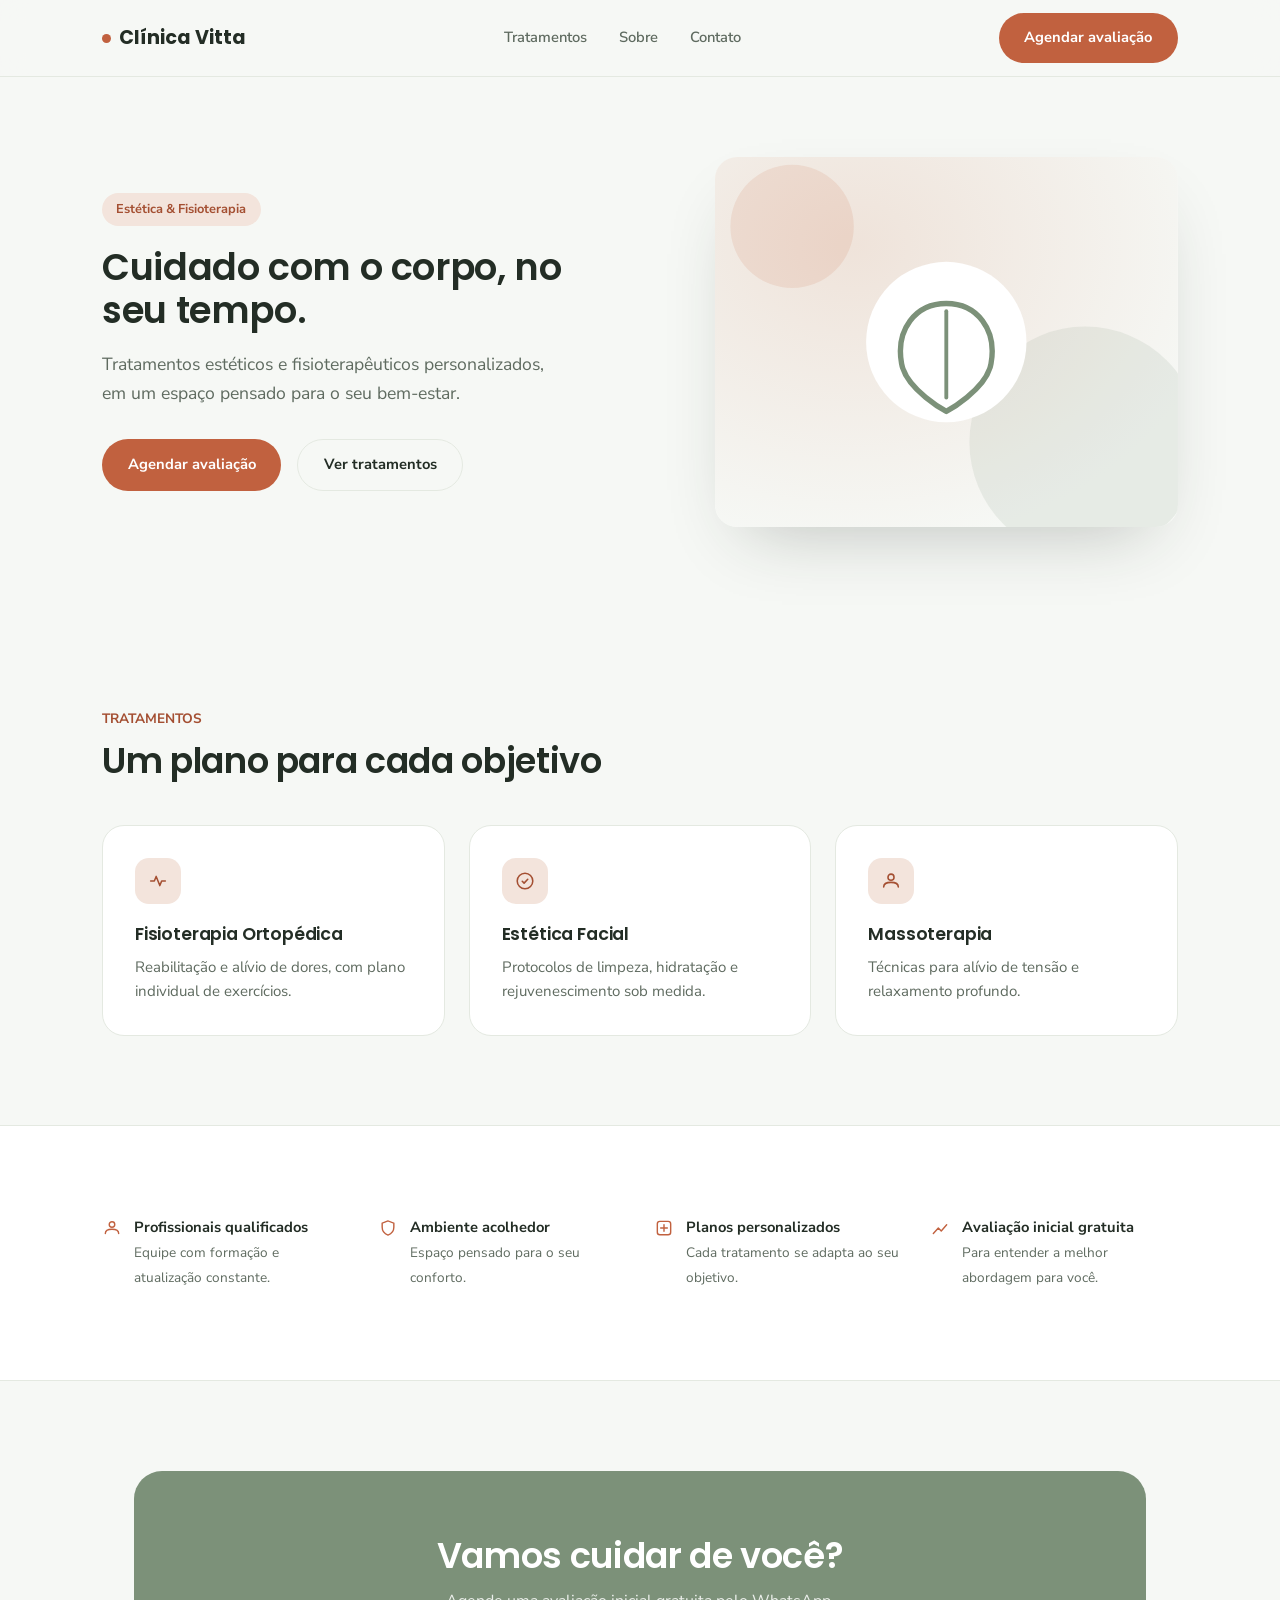
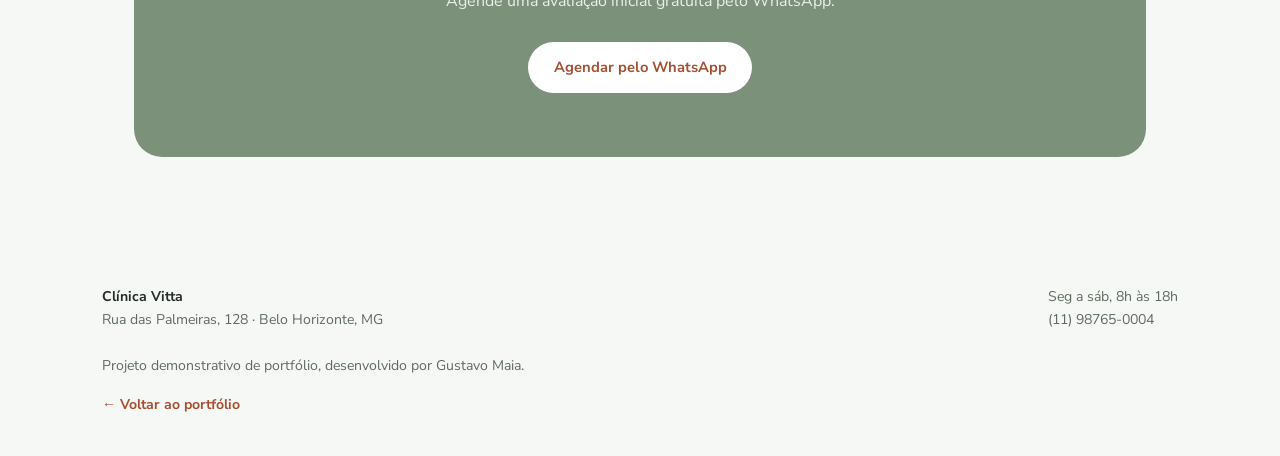
<file: projetos/clinica-estetica/index.html>
<!DOCTYPE html>
<html lang="pt-BR">
<head>
<meta charset="UTF-8">
<meta name="viewport" content="width=device-width, initial-scale=1.0">
<title>Clínica Vitta | Estética e fisioterapia</title>
<meta name="description" content="Tratamentos estéticos e fisioterapêuticos personalizados. Agende sua avaliação na Clínica Vitta.">
<link rel="icon" type="image/svg+xml" href="data:image/svg+xml,%3Csvg xmlns='http://www.w3.org/2000/svg' viewBox='0 0 32 32'%3E%3Crect width='32' height='32' rx='9' fill='%23C1613F'/%3E%3C/svg%3E">
<link rel="preconnect" href="https://fonts.googleapis.com">
<link rel="preconnect" href="https://fonts.gstatic.com" crossorigin>
<link href="https://fonts.googleapis.com/css2?family=Poppins:wght@500;600;700&family=Nunito+Sans:wght@400;500;600;700&display=swap" rel="stylesheet">
<style>
  :root{
    --bg:#F6F8F5; --surface:#FFFFFF; --ink:#232D25; --ink-soft:#5F6B60; --border:#E4E9E1;
    --accent:#C1613F; --accent-dark:#A44F32; --accent-soft:#F3E4DC; --sage:#7C9179;
    --radius:22px; --font-d:'Poppins',sans-serif; --font-b:'Nunito Sans',sans-serif;
    --ease:cubic-bezier(.16,1,.3,1);
  }
  *,*::before,*::after{box-sizing:border-box;margin:0;padding:0}
  body{font-family:var(--font-b);color:var(--ink);background:var(--bg);line-height:1.6;-webkit-font-smoothing:antialiased}
  img{max-width:100%;display:block}
  a{color:inherit;text-decoration:none}
  h1,h2,h3{font-family:var(--font-d);font-weight:600;letter-spacing:-0.01em;line-height:1.18}
  .container{max-width:1140px;margin-inline:auto;padding-inline:1.25rem}
  @media(min-width:768px){.container{padding-inline:2rem}}
  section{padding-block:clamp(3.5rem,7vw,6rem)}
  .btn{display:inline-flex;align-items:center;gap:.5rem;padding:.85rem 1.6rem;border-radius:999px;font-weight:700;font-size:.92rem;background:var(--accent);color:#fff;transition:background .25s var(--ease),transform .3s var(--ease)}
  .btn:hover{background:var(--accent-dark)}
  .btn:active{transform:scale(.97)}
  .btn-outline{background:transparent;border:1px solid var(--border);color:var(--ink)}
  .btn-outline:hover{border-color:var(--accent);color:var(--accent-dark)}

  header{position:sticky;top:0;z-index:50;background:rgba(246,248,245,.88);backdrop-filter:blur(12px);border-bottom:1px solid var(--border)}
  .header-inner{display:flex;align-items:center;justify-content:space-between;height:76px}
  .logo{font-family:var(--font-d);font-weight:700;font-size:1.2rem;display:flex;align-items:center;gap:.5rem}
  .logo span.dot{width:9px;height:9px;border-radius:50%;background:var(--accent)}
  nav.main{display:none;gap:2rem;font-weight:600;font-size:.92rem;color:var(--ink-soft)}
  nav.main a:hover{color:var(--ink)}
  @media(min-width:860px){nav.main{display:flex}}
  .nav-cta{display:none}
  @media(min-width:860px){.nav-cta{display:inline-flex}}
  #menu-toggle{display:none}
  .burger{display:flex;flex-direction:column;gap:5px;width:26px;cursor:pointer}
  .burger span{height:2px;background:var(--ink);border-radius:2px}
  @media(min-width:860px){.burger{display:none}}
  .mobile-menu{display:none;flex-direction:column;border-top:1px solid var(--border)}
  .mobile-menu a{padding:1rem 1.25rem;border-bottom:1px solid var(--border);font-weight:600}
  #menu-toggle:checked ~ .mobile-menu{display:flex}
  @media(min-width:860px){.mobile-menu{display:none !important}}

  .hero{padding-top:clamp(3rem,7vw,5rem)}
  .hero-grid{display:grid;gap:2.5rem;align-items:center}
  @media(min-width:960px){.hero-grid{grid-template-columns:1.1fr 0.9fr;gap:3rem}}
  .eyebrow{display:inline-block;font-size:.8rem;font-weight:700;color:var(--accent-dark);background:var(--accent-soft);padding:.4rem .9rem;border-radius:999px;margin-bottom:1.25rem}
  .hero h1{font-size:clamp(1.9rem,3vw,2.3rem);max-width:22ch;animation:fadeUp .7s var(--ease) both}
  .hero p{margin-top:1.1rem;color:var(--ink-soft);font-size:1.1rem;max-width:42ch;animation:fadeUp .7s var(--ease) .1s both}
  .hero-actions{margin-top:2rem;display:flex;gap:1rem;flex-wrap:wrap;animation:fadeUp .7s var(--ease) .2s both}
  .hero-img{border-radius:var(--radius);overflow:hidden;aspect-ratio:5/4;box-shadow:0 30px 70px -32px rgba(35,45,37,.3);animation:fadeUp .8s var(--ease) .15s both}
  .hero-img img,.hero-img svg{width:100%;height:100%;object-fit:cover;display:block}
  @keyframes fadeUp{from{opacity:0;transform:translateY(18px)}to{opacity:1;transform:translateY(0)}}

  .services-head{max-width:560px;margin-bottom:2.75rem}
  .services-head span.kicker{color:var(--accent-dark);font-weight:700;font-size:.85rem}
  .services-head h2{font-size:clamp(1.6rem,3vw,2.2rem);margin-top:.5rem}
  .services-grid{display:grid;gap:1.5rem;grid-template-columns:1fr}
  @media(min-width:768px){.services-grid{grid-template-columns:repeat(3,1fr)}}
  .service-card{background:var(--surface);border:1px solid var(--border);border-radius:var(--radius);padding:2rem;transition:transform .35s var(--ease),box-shadow .35s var(--ease)}
  .service-card:hover{transform:translateY(-5px);box-shadow:0 20px 45px -28px rgba(35,45,37,.3)}
  .service-icon{width:46px;height:46px;border-radius:14px;background:var(--accent-soft);color:var(--accent-dark);display:flex;align-items:center;justify-content:center;margin-bottom:1.25rem}
  .service-card h3{font-size:1.1rem;margin-bottom:.6rem}
  .service-card p{color:var(--ink-soft);font-size:.94rem}

  .strip{background:var(--surface);border-block:1px solid var(--border)}
  .strip-grid{display:grid;gap:1.75rem;grid-template-columns:repeat(2,1fr)}
  @media(min-width:768px){.strip-grid{grid-template-columns:repeat(4,1fr)}}
  .strip-item{display:flex;gap:.75rem;align-items:flex-start}
  .strip-item svg{color:var(--accent);flex-shrink:0;margin-top:2px}
  .strip-item strong{display:block;font-size:.92rem}
  .strip-item span{color:var(--ink-soft);font-size:.85rem}

  .cta-band{background:var(--sage);color:#fff;border-radius:28px;padding:clamp(2.5rem,6vw,4rem);text-align:center;margin-inline:1.25rem}
  @media(min-width:768px){.cta-band{margin-inline:2rem}}
  .cta-band h2{font-size:clamp(1.6rem,3vw,2.2rem);color:#fff}
  .cta-band p{margin-top:.75rem;color:rgba(255,255,255,.85)}
  .cta-band .btn{margin-top:1.75rem;background:#fff;color:var(--accent-dark)}
  .cta-band .btn:hover{background:#F4F1EC}

  footer{padding-block:2.5rem;color:var(--ink-soft);font-size:.88rem}
  .footer-inner{display:flex;flex-wrap:wrap;justify-content:space-between;gap:1rem;margin-bottom:1.5rem}
  .footer-inner strong{color:var(--ink)}
  .back-link{display:inline-block;margin-top:1rem;font-weight:700;color:var(--accent-dark)}
  @media (prefers-reduced-motion: reduce) { *,*::before,*::after{animation-duration:0.01ms !important;animation-iteration-count:1 !important;transition-duration:0.01ms !important} }
</style>
</head>
<body>

<header>
  <input type="checkbox" id="menu-toggle">
  <div class="container header-inner">
    <a class="logo" href="#top"><span class="dot"></span>Clínica Vitta</a>
    <nav class="main">
      <a href="#tratamentos">Tratamentos</a>
      <a href="#sobre">Sobre</a>
      <a href="#contato">Contato</a>
    </nav>
    <a class="btn nav-cta" href="https://wa.me/5511987650004?text=Ol%C3%A1%2C%20quero%20agendar%20uma%20avalia%C3%A7%C3%A3o." target="_blank" rel="noopener">Agendar avaliação</a>
    <label class="burger" for="menu-toggle"><span></span><span></span><span></span></label>
  </div>
  <div class="mobile-menu">
    <a href="#tratamentos">Tratamentos</a>
    <a href="#sobre">Sobre</a>
    <a href="#contato">Contato</a>
    <a href="https://wa.me/5511987650004?text=Ol%C3%A1%2C%20quero%20agendar%20uma%20avalia%C3%A7%C3%A3o." target="_blank" rel="noopener">Agendar avaliação</a>
  </div>
</header>

<span id="top"></span>

<section class="hero">
  <div class="container hero-grid">
    <div>
      <span class="eyebrow">Estética &amp; Fisioterapia</span>
      <h1>Cuidado com o corpo, no seu tempo.</h1>
      <p>Tratamentos estéticos e fisioterapêuticos personalizados, em um espaço pensado para o seu bem-estar.</p>
      <div class="hero-actions">
        <a class="btn" href="https://wa.me/5511987650004?text=Ol%C3%A1%2C%20quero%20agendar%20uma%20avalia%C3%A7%C3%A3o." target="_blank" rel="noopener">Agendar avaliação</a>
        <a class="btn btn-outline" href="#tratamentos">Ver tratamentos</a>
      </div>
    </div>
    <div class="hero-img" role="img" aria-label="Ilustração representando bem-estar e cuidado">
      <svg viewBox="0 0 600 480" preserveAspectRatio="xMidYMid slice" xmlns="http://www.w3.org/2000/svg">
        <defs>
          <radialGradient id="vittaGrad" cx="30%" cy="24%" r="82%">
            <stop offset="0%" stop-color="#EFE3DA"/>
            <stop offset="100%" stop-color="#F6F8F5"/>
          </radialGradient>
        </defs>
        <rect width="600" height="480" fill="url(#vittaGrad)"/>
        <circle cx="480" cy="370" r="150" fill="#7C9179" opacity=".13"/>
        <circle cx="100" cy="90" r="80" fill="#C1613F" opacity=".12"/>
        <circle cx="300" cy="240" r="104" fill="#FFFFFF"/>
        <path d="M300 190c40 0 66 34 58 78-6 34-58 62-58 62s-52-28-58-62c-8-44 18-78 58-78Z" fill="none" stroke="#7C9179" stroke-width="7" stroke-linejoin="round"/>
        <path d="M300 200v112" stroke="#7C9179" stroke-width="5" stroke-linecap="round"/>
      </svg>
    </div>
  </div>
</section>

<section id="tratamentos">
  <div class="container">
    <div class="services-head">
      <span class="kicker">TRATAMENTOS</span>
      <h2>Um plano para cada objetivo</h2>
    </div>
    <div class="services-grid">
      <div class="service-card">
        <div class="service-icon"><svg width="22" height="22" viewBox="0 0 24 24" fill="none"><path d="M4 12h4l2-5 4 10 2-5h4" stroke="currentColor" stroke-width="1.7" stroke-linecap="round" stroke-linejoin="round"/></svg></div>
        <h3>Fisioterapia Ortopédica</h3>
        <p>Reabilitação e alívio de dores, com plano individual de exercícios.</p>
      </div>
      <div class="service-card">
        <div class="service-icon"><svg width="22" height="22" viewBox="0 0 24 24" fill="none"><circle cx="12" cy="12" r="8.5" stroke="currentColor" stroke-width="1.7"/><path d="M9 12.3l2 2 4-4.2" stroke="currentColor" stroke-width="1.7" stroke-linecap="round" stroke-linejoin="round"/></svg></div>
        <h3>Estética Facial</h3>
        <p>Protocolos de limpeza, hidratação e rejuvenescimento sob medida.</p>
      </div>
      <div class="service-card">
        <div class="service-icon"><svg width="22" height="22" viewBox="0 0 24 24" fill="none"><path d="M4 18.5c0-3.6 3.6-5 8-5s8 1.4 8 5" stroke="currentColor" stroke-width="1.7" stroke-linecap="round"/><circle cx="12" cy="7.8" r="3.3" stroke="currentColor" stroke-width="1.7"/></svg></div>
        <h3>Massoterapia</h3>
        <p>Técnicas para alívio de tensão e relaxamento profundo.</p>
      </div>
    </div>
  </div>
</section>

<section class="strip" id="sobre">
  <div class="container strip-grid">
    <div class="strip-item">
      <svg width="20" height="20" viewBox="0 0 24 24" fill="none"><path d="M4 18.5c0-3.6 3.6-5 8-5s8 1.4 8 5" stroke="currentColor" stroke-width="1.7" stroke-linecap="round"/><circle cx="12" cy="7.8" r="3.3" stroke="currentColor" stroke-width="1.7"/></svg>
      <div><strong>Profissionais qualificados</strong><span>Equipe com formação e atualização constante.</span></div>
    </div>
    <div class="strip-item">
      <svg width="20" height="20" viewBox="0 0 24 24" fill="none"><path d="M12 3.5 5 6.2v5c0 4.4 3 7.9 7 9.3 4-1.4 7-4.9 7-9.3v-5L12 3.5Z" stroke="currentColor" stroke-width="1.7"/></svg>
      <div><strong>Ambiente acolhedor</strong><span>Espaço pensado para o seu conforto.</span></div>
    </div>
    <div class="strip-item">
      <svg width="20" height="20" viewBox="0 0 24 24" fill="none"><rect x="4" y="4" width="16" height="16" rx="3" stroke="currentColor" stroke-width="1.7"/><path d="M8 12h8M12 8v8" stroke="currentColor" stroke-width="1.7" stroke-linecap="round"/></svg>
      <div><strong>Planos personalizados</strong><span>Cada tratamento se adapta ao seu objetivo.</span></div>
    </div>
    <div class="strip-item">
      <svg width="20" height="20" viewBox="0 0 24 24" fill="none"><path d="M4 18.5 10 12l3.5 3.5L20 8" stroke="currentColor" stroke-width="1.7" stroke-linecap="round" stroke-linejoin="round"/></svg>
      <div><strong>Avaliação inicial gratuita</strong><span>Para entender a melhor abordagem para você.</span></div>
    </div>
  </div>
</section>

<section id="contato">
  <div class="container">
    <div class="cta-band">
      <h2>Vamos cuidar de você?</h2>
      <p>Agende uma avaliação inicial gratuita pelo WhatsApp.</p>
      <a class="btn" href="https://wa.me/5511987650004?text=Ol%C3%A1%2C%20quero%20agendar%20uma%20avalia%C3%A7%C3%A3o." target="_blank" rel="noopener">Agendar pelo WhatsApp</a>
    </div>
  </div>
</section>

<footer>
  <div class="container">
    <div class="footer-inner">
      <span><strong>Clínica Vitta</strong><br>Rua das Palmeiras, 128 · Belo Horizonte, MG</span>
      <span>Seg a sáb, 8h às 18h<br>(11) 98765-0004</span>
    </div>
    <span>Projeto demonstrativo de portfólio, desenvolvido por Gustavo Maia.</span>
    <br>
    <a class="back-link" href="../../index.html">&larr; Voltar ao portfólio</a>
  </div>
</footer>

</body>
</html>
</file>
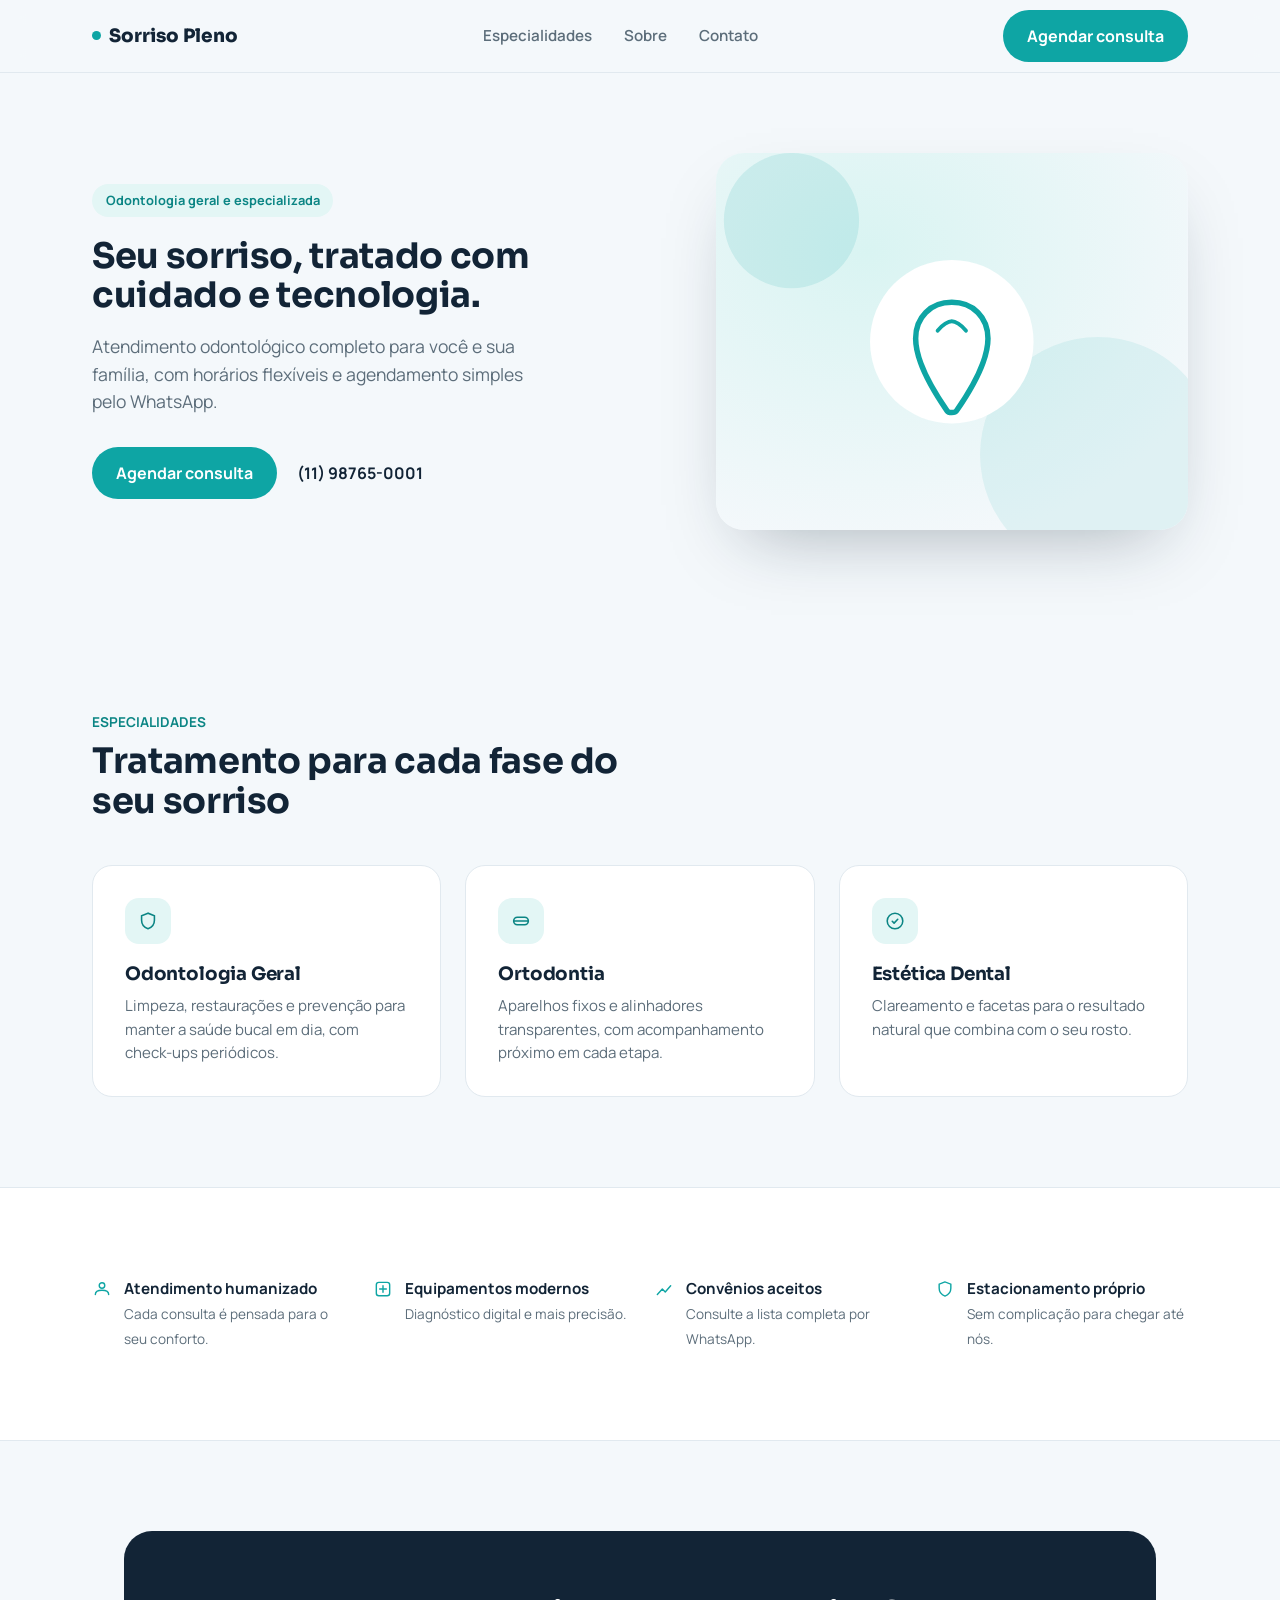
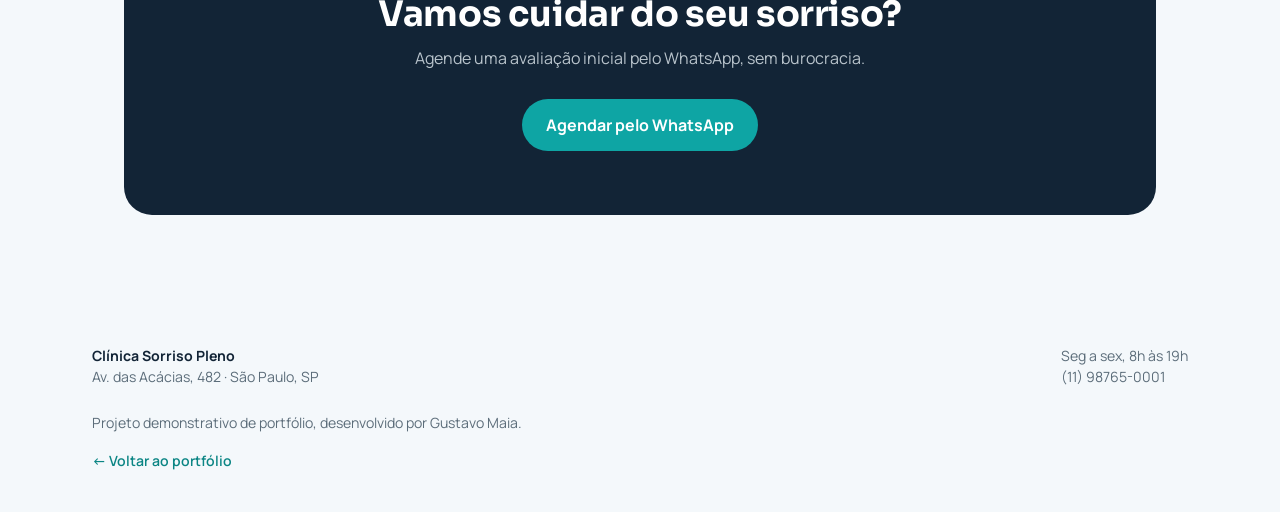
<file: projetos/clinica-odontologica/index.html>
<!DOCTYPE html>
<html lang="pt-BR">
<head>
<meta charset="UTF-8">
<meta name="viewport" content="width=device-width, initial-scale=1.0">
<title>Clínica Sorriso Pleno | Odontologia completa</title>
<meta name="description" content="Odontologia geral, ortodontia e estética dental com atendimento humanizado. Agende sua consulta pelo WhatsApp.">
<link rel="icon" type="image/svg+xml" href="data:image/svg+xml,%3Csvg xmlns='http://www.w3.org/2000/svg' viewBox='0 0 32 32'%3E%3Crect width='32' height='32' rx='9' fill='%230EA5A4'/%3E%3C/svg%3E">
<link rel="preconnect" href="https://fonts.googleapis.com">
<link rel="preconnect" href="https://fonts.gstatic.com" crossorigin>
<link href="https://fonts.googleapis.com/css2?family=Manrope:wght@400;500;600;700&family=Sora:wght@600;700;800&display=swap" rel="stylesheet">
<style>
  :root{
    --bg:#F4F8FB; --surface:#FFFFFF; --ink:#122436; --ink-soft:#5C6D7A; --border:#E1E9EF;
    --accent:#0EA5A4; --accent-dark:#0B8584; --accent-soft:#E3F6F5;
    --radius:20px; --font-d:'Sora',sans-serif; --font-b:'Manrope',sans-serif;
    --ease:cubic-bezier(.16,1,.3,1);
  }
  *,*::before,*::after{box-sizing:border-box;margin:0;padding:0}
  body{font-family:var(--font-b);color:var(--ink);background:var(--bg);line-height:1.55;-webkit-font-smoothing:antialiased}
  img{max-width:100%;display:block}
  a{color:inherit;text-decoration:none}
  ul{list-style:none}
  h1,h2,h3{font-family:var(--font-d);font-weight:700;letter-spacing:-0.01em;line-height:1.12}
  .container{max-width:1160px;margin-inline:auto;padding-inline:1.25rem}
  @media(min-width:768px){.container{padding-inline:2rem}}
  section{padding-block:clamp(3.5rem,7vw,6rem)}
  .btn{display:inline-flex;align-items:center;gap:.5rem;padding:.85rem 1.5rem;border-radius:999px;font-weight:700;background:var(--accent);color:#fff;transition:transform .3s var(--ease),background .2s;white-space:nowrap}
  .btn:hover{background:var(--accent-dark)}
  .btn:active{transform:scale(.97)}

  header{position:sticky;top:0;z-index:50;background:rgba(244,248,251,.85);backdrop-filter:blur(12px);border-bottom:1px solid var(--border)}
  .header-inner{display:flex;align-items:center;justify-content:space-between;height:72px}
  .logo{font-family:var(--font-d);font-weight:800;font-size:1.15rem;display:flex;align-items:center;gap:.5rem}
  .logo span.dot{width:9px;height:9px;border-radius:50%;background:var(--accent)}
  nav.main{display:none;gap:2rem;font-weight:600;font-size:.95rem;color:var(--ink-soft)}
  nav.main a:hover{color:var(--ink)}
  @media(min-width:860px){nav.main{display:flex}}
  .nav-cta{display:none}
  @media(min-width:860px){.nav-cta{display:inline-flex}}
  #menu-toggle{display:none}
  .burger{display:flex;flex-direction:column;gap:5px;width:26px;cursor:pointer}
  .burger span{height:2px;background:var(--ink);border-radius:2px}
  @media(min-width:860px){.burger{display:none}}
  .mobile-menu{display:none;flex-direction:column;gap:0;border-top:1px solid var(--border)}
  .mobile-menu a{padding:1rem 1.25rem;border-bottom:1px solid var(--border);font-weight:600}
  #menu-toggle:checked ~ .mobile-menu{display:flex}
  @media(min-width:860px){.mobile-menu{display:none !important}}

  .hero{padding-top:clamp(3rem,7vw,5rem)}
  .hero-grid{display:grid;gap:2.5rem;align-items:center}
  @media(min-width:960px){.hero-grid{grid-template-columns:1.1fr 0.9fr;gap:3rem}}
  .eyebrow{display:inline-block;font-size:.8rem;font-weight:700;color:var(--accent-dark);background:var(--accent-soft);padding:.4rem .85rem;border-radius:999px;margin-bottom:1.25rem}
  .hero h1{font-size:clamp(1.9rem,3vw,2.2rem);max-width:26ch;animation:fadeUp .7s var(--ease) both}
  .hero p{margin-top:1.1rem;color:var(--ink-soft);font-size:1.1rem;max-width:42ch;animation:fadeUp .7s var(--ease) .1s both}
  .hero-actions{margin-top:2rem;display:flex;gap:1.25rem;flex-wrap:wrap;align-items:center;animation:fadeUp .7s var(--ease) .2s both}
  .hero-actions .tel{font-weight:700;color:var(--ink)}
  .hero-img{border-radius:28px;overflow:hidden;aspect-ratio:5/4;box-shadow:0 30px 70px -30px rgba(18,36,54,.35);animation:fadeUp .8s var(--ease) .15s both}
  .hero-img img,.hero-img svg{width:100%;height:100%;object-fit:cover;display:block}
  @keyframes fadeUp{from{opacity:0;transform:translateY(18px)}to{opacity:1;transform:translateY(0)}}

  .services-head{max-width:560px;margin-bottom:2.75rem}
  .services-head span.kicker{color:var(--accent-dark);font-weight:700;font-size:.85rem}
  .services-head h2{font-size:clamp(1.6rem,3vw,2.2rem);margin-top:.5rem}
  .services-grid{display:grid;gap:1.5rem;grid-template-columns:1fr}
  @media(min-width:768px){.services-grid{grid-template-columns:repeat(3,1fr)}}
  .service-card{background:var(--surface);border:1px solid var(--border);border-radius:var(--radius);padding:2rem;transition:transform .35s var(--ease),box-shadow .35s var(--ease)}
  .service-card:hover{transform:translateY(-5px);box-shadow:0 20px 45px -25px rgba(18,36,54,.3)}
  .service-icon{width:46px;height:46px;border-radius:14px;background:var(--accent-soft);color:var(--accent-dark);display:flex;align-items:center;justify-content:center;margin-bottom:1.25rem}
  .service-card h3{font-size:1.15rem;margin-bottom:.6rem}
  .service-card p{color:var(--ink-soft);font-size:.94rem}

  .strip{background:var(--surface);border-block:1px solid var(--border)}
  .strip-grid{display:grid;gap:1.75rem;grid-template-columns:repeat(2,1fr)}
  @media(min-width:768px){.strip-grid{grid-template-columns:repeat(4,1fr)}}
  .strip-item{display:flex;gap:.75rem;align-items:flex-start}
  .strip-item svg{color:var(--accent);flex-shrink:0;margin-top:2px}
  .strip-item strong{display:block;font-size:.95rem}
  .strip-item span{color:var(--ink-soft);font-size:.85rem}

  .cta-band{background:var(--ink);color:#fff;border-radius:28px;padding:clamp(2.5rem,6vw,4rem);text-align:center;margin-inline:1.25rem}
  @media(min-width:768px){.cta-band{margin-inline:2rem}}
  .cta-band h2{font-size:clamp(1.6rem,3vw,2.2rem);color:#fff}
  .cta-band p{margin-top:.75rem;color:#B9C4CC}
  .cta-band .btn{margin-top:1.75rem}

  footer{padding-block:2.5rem;color:var(--ink-soft);font-size:.88rem}
  .footer-inner{display:flex;flex-wrap:wrap;justify-content:space-between;gap:1rem;margin-bottom:1.5rem}
  .footer-inner strong{color:var(--ink)}
  .back-link{display:inline-block;margin-top:1rem;font-weight:600;color:var(--accent-dark)}
  @media (prefers-reduced-motion: reduce) { *,*::before,*::after{animation-duration:0.01ms !important;animation-iteration-count:1 !important;transition-duration:0.01ms !important} }
</style>
</head>
<body>

<header>
  <input type="checkbox" id="menu-toggle">
  <div class="container header-inner">
    <a class="logo" href="#top"><span class="dot"></span>Sorriso Pleno</a>
    <nav class="main">
      <a href="#especialidades">Especialidades</a>
      <a href="#sobre">Sobre</a>
      <a href="#contato">Contato</a>
    </nav>
    <a class="btn nav-cta" href="https://wa.me/5511987650001?text=Ol%C3%A1%2C%20quero%20agendar%20uma%20consulta." target="_blank" rel="noopener">Agendar consulta</a>
    <label class="burger" for="menu-toggle"><span></span><span></span><span></span></label>
  </div>
  <div class="mobile-menu">
    <a href="#especialidades">Especialidades</a>
    <a href="#sobre">Sobre</a>
    <a href="#contato">Contato</a>
    <a href="https://wa.me/5511987650001?text=Ol%C3%A1%2C%20quero%20agendar%20uma%20consulta." target="_blank" rel="noopener">Agendar consulta</a>
  </div>
</header>

<span id="top"></span>

<section class="hero">
  <div class="container hero-grid">
    <div>
      <span class="eyebrow">Odontologia geral e especializada</span>
      <h1>Seu sorriso, tratado com cuidado e tecnologia.</h1>
      <p>Atendimento odontológico completo para você e sua família, com horários flexíveis e agendamento simples pelo WhatsApp.</p>
      <div class="hero-actions">
        <a class="btn" href="https://wa.me/5511987650001?text=Ol%C3%A1%2C%20quero%20agendar%20uma%20consulta." target="_blank" rel="noopener">Agendar consulta</a>
        <span class="tel">(11) 98765-0001</span>
      </div>
    </div>
    <div class="hero-img" role="img" aria-label="Ilustração representando cuidado odontológico">
      <svg viewBox="0 0 600 480" preserveAspectRatio="xMidYMid slice" xmlns="http://www.w3.org/2000/svg">
        <defs>
          <radialGradient id="dentGrad" cx="32%" cy="26%" r="80%">
            <stop offset="0%" stop-color="#D9F4F2"/>
            <stop offset="100%" stop-color="#F4F8FB"/>
          </radialGradient>
        </defs>
        <rect width="600" height="480" fill="url(#dentGrad)"/>
        <circle cx="486" cy="384" r="150" fill="#0EA5A4" opacity=".09"/>
        <circle cx="96" cy="86" r="86" fill="#0EA5A4" opacity=".12"/>
        <circle cx="300" cy="240" r="104" fill="#FFFFFF"/>
        <path d="M300 190c-27 0-46 19-46 46 0 30 22 66 40 92 2 3 10 3 12 0 18-26 40-62 40-92 0-27-19-46-46-46Z" fill="none" stroke="#0EA5A4" stroke-width="7" stroke-linejoin="round"/>
        <path d="M282 226c6-8 14-12 18-12s12 4 18 12" fill="none" stroke="#0EA5A4" stroke-width="5" stroke-linecap="round"/>
      </svg>
    </div>
  </div>
</section>

<section id="especialidades">
  <div class="container">
    <div class="services-head">
      <span class="kicker">ESPECIALIDADES</span>
      <h2>Tratamento para cada fase do seu sorriso</h2>
    </div>
    <div class="services-grid">
      <div class="service-card">
        <div class="service-icon"><svg width="22" height="22" viewBox="0 0 24 24" fill="none"><path d="M12 3.5 5 6.2v5c0 4.4 3 7.9 7 9.3 4-1.4 7-4.9 7-9.3v-5L12 3.5Z" stroke="currentColor" stroke-width="1.7"/></svg></div>
        <h3>Odontologia Geral</h3>
        <p>Limpeza, restaurações e prevenção para manter a saúde bucal em dia, com check-ups periódicos.</p>
      </div>
      <div class="service-card">
        <div class="service-icon"><svg width="22" height="22" viewBox="0 0 24 24" fill="none"><path d="M4 12h16M4 12a4 4 0 0 1 4-4h8a4 4 0 0 1 4 4M4 12a4 4 0 0 0 4 4h8a4 4 0 0 0 4-4" stroke="currentColor" stroke-width="1.7" stroke-linecap="round"/></svg></div>
        <h3>Ortodontia</h3>
        <p>Aparelhos fixos e alinhadores transparentes, com acompanhamento próximo em cada etapa.</p>
      </div>
      <div class="service-card">
        <div class="service-icon"><svg width="22" height="22" viewBox="0 0 24 24" fill="none"><circle cx="12" cy="12" r="8.5" stroke="currentColor" stroke-width="1.7"/><path d="M9 12.3l2 2 4-4.2" stroke="currentColor" stroke-width="1.7" stroke-linecap="round" stroke-linejoin="round"/></svg></div>
        <h3>Estética Dental</h3>
        <p>Clareamento e facetas para o resultado natural que combina com o seu rosto.</p>
      </div>
    </div>
  </div>
</section>

<section class="strip" id="sobre">
  <div class="container strip-grid">
    <div class="strip-item">
      <svg width="20" height="20" viewBox="0 0 24 24" fill="none"><path d="M4 18.5c0-3.6 3.6-5 8-5s8 1.4 8 5" stroke="currentColor" stroke-width="1.7" stroke-linecap="round"/><circle cx="12" cy="7.8" r="3.3" stroke="currentColor" stroke-width="1.7"/></svg>
      <div><strong>Atendimento humanizado</strong><span>Cada consulta é pensada para o seu conforto.</span></div>
    </div>
    <div class="strip-item">
      <svg width="20" height="20" viewBox="0 0 24 24" fill="none"><rect x="4" y="4" width="16" height="16" rx="3" stroke="currentColor" stroke-width="1.7"/><path d="M8 12h8M12 8v8" stroke="currentColor" stroke-width="1.7" stroke-linecap="round"/></svg>
      <div><strong>Equipamentos modernos</strong><span>Diagnóstico digital e mais precisão.</span></div>
    </div>
    <div class="strip-item">
      <svg width="20" height="20" viewBox="0 0 24 24" fill="none"><path d="M4 18.5 10 12l3.5 3.5L20 8" stroke="currentColor" stroke-width="1.7" stroke-linecap="round" stroke-linejoin="round"/></svg>
      <div><strong>Convênios aceitos</strong><span>Consulte a lista completa por WhatsApp.</span></div>
    </div>
    <div class="strip-item">
      <svg width="20" height="20" viewBox="0 0 24 24" fill="none"><path d="M12 3.5 5 6.2v5c0 4.4 3 7.9 7 9.3 4-1.4 7-4.9 7-9.3v-5L12 3.5Z" stroke="currentColor" stroke-width="1.7"/></svg>
      <div><strong>Estacionamento próprio</strong><span>Sem complicação para chegar até nós.</span></div>
    </div>
  </div>
</section>

<section id="contato">
  <div class="container">
    <div class="cta-band">
      <h2>Vamos cuidar do seu sorriso?</h2>
      <p>Agende uma avaliação inicial pelo WhatsApp, sem burocracia.</p>
      <a class="btn" href="https://wa.me/5511987650001?text=Ol%C3%A1%2C%20quero%20agendar%20uma%20consulta." target="_blank" rel="noopener">Agendar pelo WhatsApp</a>
    </div>
  </div>
</section>

<footer>
  <div class="container">
    <div class="footer-inner">
      <span><strong>Clínica Sorriso Pleno</strong><br>Av. das Acácias, 482 · São Paulo, SP</span>
      <span>Seg a sex, 8h às 19h<br>(11) 98765-0001</span>
    </div>
    <span>Projeto demonstrativo de portfólio, desenvolvido por Gustavo Maia.</span>
    <br>
    <a class="back-link" href="../../index.html">&larr; Voltar ao portfólio</a>
  </div>
</footer>

</body>
</html>
</file>
<file: css/style.css>
/* ============================================================
   Gustavo Maia · Portfólio · Design system
   ============================================================ */

:root {
  --bg: #FFFFFF;
  --bg-subtle: #F5F6FA;
  --ink: #0B0D12;
  --ink-soft: #565C6D;
  --ink-faint: #8A8F9C;
  --border: #E6E8EE;

  --accent: #3355FF;
  --accent-dark: #263FCC;
  --accent-soft: #EEF1FF;
  --accent-ink: #FFFFFF;

  --dark-bg: #0B0D12;
  --dark-bg-soft: #15171F;
  --dark-text: #F5F6F8;
  --dark-text-soft: #A7ACBB;
  --dark-border: rgba(255, 255, 255, 0.1);

  --radius-card: 20px;
  --radius-input: 12px;

  --shadow-soft: 0 20px 60px -25px rgba(11, 13, 18, 0.25);
  --shadow-lift: 0 14px 34px -16px rgba(11, 13, 18, 0.2);
  --shadow-tiny: 0 2px 10px -2px rgba(11, 13, 18, 0.08);

  --font-display: "Outfit", "Plus Jakarta Sans", system-ui, sans-serif;
  --font-body: "Plus Jakarta Sans", system-ui, sans-serif;

  --ease-out: cubic-bezier(0.16, 1, 0.3, 1);
  --ease-press: cubic-bezier(0.32, 0.72, 0, 1);

  --container: 1200px;
  --header-h: 76px;
}

/* ---------- Reset ---------- */
*, *::before, *::after { box-sizing: border-box; }
* { margin: 0; padding: 0; }
html { scroll-behavior: smooth; scroll-padding-top: calc(var(--header-h) + 12px); }
body {
  font-family: var(--font-body);
  color: var(--ink);
  background: var(--bg);
  -webkit-font-smoothing: antialiased;
  text-rendering: optimizeLegibility;
  line-height: 1.5;
}
img { max-width: 100%; display: block; }
a { color: inherit; text-decoration: none; }
button { font: inherit; color: inherit; background: none; border: none; cursor: pointer; }
ul, ol { list-style: none; }
input, textarea { font: inherit; color: inherit; }
h1, h2, h3 { font-family: var(--font-display); font-weight: 700; letter-spacing: -0.02em; line-height: 1.08; }

.skip-link {
  position: absolute;
  left: 1rem;
  top: -4rem;
  background: var(--ink);
  color: #fff;
  padding: 0.75rem 1.25rem;
  border-radius: var(--radius-input);
  z-index: 200;
  transition: top 0.2s var(--ease-out);
}
.skip-link:focus { top: 1rem; }

:focus-visible { outline: 2px solid var(--accent); outline-offset: 3px; }

.container {
  max-width: var(--container);
  margin-inline: auto;
  padding-inline: 1.25rem;
}
@media (min-width: 768px) { .container { padding-inline: 2rem; } }

section { position: relative; }

/* ---------- Buttons ---------- */
.btn {
  display: inline-flex;
  align-items: center;
  justify-content: center;
  gap: 0.5rem;
  padding: 0.85rem 1.5rem;
  border-radius: 999px;
  font-weight: 600;
  font-size: 0.95rem;
  white-space: nowrap;
  transition: transform 0.35s var(--ease-press), box-shadow 0.35s var(--ease-press), background-color 0.25s var(--ease-out);
}
.btn:active { transform: scale(0.97); }
.btn-primary {
  background: var(--accent);
  color: var(--accent-ink);
  box-shadow: var(--shadow-lift);
}
.btn-primary:hover { background: var(--accent-dark); }
.btn-ghost {
  color: var(--ink);
  padding-inline: 0.25rem;
  position: relative;
}
.btn-ghost::after {
  content: "";
  position: absolute;
  left: 0.25rem; right: 0.25rem; bottom: 0.35rem;
  height: 1.5px;
  background: currentColor;
  transform: scaleX(0.3);
  transform-origin: left;
  opacity: 0.35;
  transition: transform 0.35s var(--ease-out), opacity 0.35s var(--ease-out);
}
.btn-ghost:hover::after { transform: scaleX(1); opacity: 0.8; }
.btn-lg { padding: 1.05rem 1.85rem; font-size: 1rem; }
.btn-nav { display: none; }
@media (min-width: 1024px) { .btn-nav { display: inline-flex; } }

/* ---------- Header ---------- */
.site-header {
  position: sticky;
  top: 0;
  z-index: 100;
  background: rgba(255, 255, 255, 0.82);
  backdrop-filter: blur(16px);
  -webkit-backdrop-filter: blur(16px);
  border-bottom: 1px solid transparent;
  transition: border-color 0.3s var(--ease-out), box-shadow 0.3s var(--ease-out);
}
.site-header.is-scrolled {
  border-color: var(--border);
  box-shadow: var(--shadow-tiny);
}
.header-inner {
  height: var(--header-h);
  display: flex;
  align-items: center;
  justify-content: space-between;
  gap: 1rem;
}
.logo {
  display: inline-flex;
  align-items: center;
  gap: 0.6rem;
  font-family: var(--font-display);
  font-weight: 700;
  font-size: 1.05rem;
  letter-spacing: -0.01em;
}
.logo-mark { display: inline-flex; line-height: 0; }
.main-nav { display: none; align-items: center; gap: 2rem; font-size: 0.95rem; font-weight: 500; color: var(--ink-soft); }
.main-nav a { transition: color 0.2s var(--ease-out); }
.main-nav a:hover { color: var(--ink); }
@media (min-width: 1024px) { .main-nav { display: flex; } }

.nav-toggle {
  display: inline-flex;
  flex-direction: column;
  justify-content: center;
  gap: 5px;
  width: 40px;
  height: 40px;
  align-items: center;
}
.nav-toggle-bar {
  width: 20px;
  height: 2px;
  background: var(--ink);
  border-radius: 2px;
  transition: transform 0.3s var(--ease-press), opacity 0.3s var(--ease-press);
}
.nav-toggle[aria-expanded="true"] .nav-toggle-bar:first-child { transform: translateY(3.5px) rotate(45deg); }
.nav-toggle[aria-expanded="true"] .nav-toggle-bar:last-child { transform: translateY(-3.5px) rotate(-45deg); }
@media (min-width: 1024px) { .nav-toggle { display: none; } }

.mobile-nav {
  overflow: hidden;
  border-bottom: 1px solid transparent;
}
.mobile-nav.is-open { border-color: var(--border); }
.mobile-nav > a {
  display: block;
  padding: 0;
  max-height: 0;
  opacity: 0;
  overflow: hidden;
  transition: max-height 0.3s var(--ease-out), opacity 0.3s var(--ease-out), padding 0.3s var(--ease-out);
}
.mobile-nav.is-open > a {
  max-height: 60px;
  opacity: 1;
  padding: 0.85rem 1.25rem;
}
.mobile-nav > a:not(.btn) { border-bottom: 1px solid var(--border); font-weight: 500; }
.mobile-nav > a.btn { margin: 1rem 1.25rem 1.25rem; width: calc(100% - 2.5rem); }
@media (min-width: 1024px) { .mobile-nav { display: none; } }

/* ---------- Reveal ---------- */
[data-reveal] {
  opacity: 0;
  transform: translateY(22px);
  transition: opacity 0.7s var(--ease-out), transform 0.7s var(--ease-out);
}
[data-reveal].is-visible { opacity: 1; transform: translateY(0); }
[data-reveal-delay="1"] { transition-delay: 0.08s; }
[data-reveal-delay="2"] { transition-delay: 0.16s; }
[data-reveal-delay="3"] { transition-delay: 0.24s; }

@media (prefers-reduced-motion: reduce) {
  html { scroll-behavior: auto; }
  [data-reveal] { opacity: 1; transform: none; transition: none; }
  *, *::before, *::after { animation-duration: 0.01ms !important; animation-iteration-count: 1 !important; transition-duration: 0.01ms !important; }
}

/* ---------- Hero ---------- */
.hero { padding-top: clamp(2.5rem, 6vw, 4rem); padding-bottom: clamp(3rem, 7vw, 5rem); overflow: hidden; }
.hero-grid {
  display: grid;
  gap: 3rem;
  align-items: center;
}
@media (min-width: 1024px) {
  .hero-grid { grid-template-columns: 1.2fr 0.8fr; gap: 2rem; }
}
.hero-copy h1 {
  font-size: clamp(1.9rem, 3.6vw, 2.9rem);
  max-width: 22ch;
}
.hero-sub {
  margin-top: 1.25rem;
  font-size: clamp(1.05rem, 1.6vw, 1.2rem);
  color: var(--ink-soft);
  max-width: 46ch;
  line-height: 1.55;
}
.hero-actions { margin-top: 2rem; display: flex; flex-wrap: wrap; align-items: center; gap: 1.5rem; }

.hero-visual { position: relative; display: flex; align-items: flex-end; justify-content: center; min-height: 320px; min-width: 0; }
.hero-copy { min-width: 0; }
.device { position: relative; }
.device-desktop {
  width: min(480px, 78%);
  background: #1a1c22;
  border-radius: 14px 14px 4px 4px;
  padding: 8px 8px 0;
  box-shadow: var(--shadow-soft);
}
.device-bar { display: flex; gap: 5px; padding: 8px 6px; }
.device-bar span { width: 7px; height: 7px; border-radius: 50%; background: #4b4e58; }
.device-desktop img { display: block; width: 100%; height: auto; border-radius: 3px 3px 0 0; aspect-ratio: 8/5; object-fit: cover; object-position: top; }
.device-mobile {
  position: absolute;
  right: -6px;
  bottom: -22px;
  width: min(150px, 32%);
  background: #1a1c22;
  border-radius: 22px;
  padding: 10px 7px;
  box-shadow: var(--shadow-soft);
}
.device-notch {
  position: absolute;
  top: 10px; left: 50%;
  transform: translateX(-50%);
  width: 30%; height: 5px;
  background: #1a1c22;
  border-radius: 3px;
  z-index: 2;
}
.device-mobile img { display: block; width: 100%; height: auto; border-radius: 14px; aspect-ratio: 9/19.5; object-fit: cover; object-position: top; }
/* Keep the overlapping desktop + phone composition on small screens too. Stacking
   them made the hero too tall to fit the first viewport on a phone. */
@media (max-width: 560px) {
  .hero-visual { min-height: 0; padding-bottom: 1.5rem; }
  .device-desktop { width: 82%; margin-left: -4%; }
  .device-mobile { width: 30%; right: 0; bottom: -14px; }
}

/* ---------- Strip ---------- */
.strip { background: var(--bg-subtle); border-block: 1px solid var(--border); padding-block: 2rem; }
.strip-grid {
  display: grid;
  gap: 1.75rem;
  grid-template-columns: repeat(2, 1fr);
}
@media (min-width: 768px) { .strip-grid { grid-template-columns: repeat(4, 1fr); } }
.strip-item { display: flex; align-items: center; gap: 0.85rem; }
.strip-item svg { flex-shrink: 0; color: var(--accent); }
.strip-item div { display: flex; flex-direction: column; }
.strip-item strong { font-family: var(--font-display); font-size: 1.05rem; font-weight: 700; }
.strip-item span { color: var(--ink-soft); font-size: 0.85rem; }

/* ---------- Section heads ---------- */
.section-head { max-width: 640px; margin-bottom: 3rem; }
.section-head h2 { font-size: clamp(1.7rem, 3vw, 2.4rem); }
.section-head p { margin-top: 0.9rem; color: var(--ink-soft); font-size: 1.05rem; }

/* ---------- Problem ---------- */
.problem { padding-block: clamp(4rem, 8vw, 7rem); }
.problem > .container > h2 { font-size: clamp(1.7rem, 3vw, 2.4rem); max-width: 20ch; margin-bottom: 2.5rem; }
.problem-grid { display: grid; gap: 1.5rem; grid-template-columns: 1fr; }
@media (min-width: 768px) { .problem-grid { grid-template-columns: 1fr 1fr; } }
.problem-card {
  padding: 2.25rem;
  border-radius: var(--radius-card);
  border: 1px solid var(--border);
}
.problem-card-featured { background: var(--accent-soft); border-color: transparent; }
.problem-tag {
  display: inline-block;
  font-size: 0.78rem;
  font-weight: 600;
  color: var(--accent);
  margin-bottom: 1rem;
}
.problem-card h3 { font-size: 1.35rem; margin-bottom: 0.85rem; }
.problem-card p { color: var(--ink-soft); line-height: 1.6; }
.problem-resolve {
  margin-top: 2.5rem;
  font-family: var(--font-display);
  font-size: clamp(1.15rem, 2vw, 1.4rem);
  font-weight: 600;
  max-width: 46ch;
  letter-spacing: -0.01em;
}

/* ---------- Portfolio ---------- */
.portfolio { padding-block: clamp(4rem, 8vw, 7rem); background: var(--bg-subtle); }

.portfolio-group { margin-bottom: 1.75rem; }
.portfolio-group-second { margin-top: clamp(3.5rem, 7vw, 5rem); padding-top: clamp(2.5rem, 5vw, 3.5rem); border-top: 1px solid var(--border); }
.portfolio-group-title {
  display: flex;
  align-items: center;
  gap: 0.6rem;
  font-size: 1.15rem;
  letter-spacing: -0.01em;
}
.portfolio-group-note { margin-top: 0.4rem; color: var(--ink-soft); font-size: 0.95rem; }
.live-dot {
  width: 9px;
  height: 9px;
  border-radius: 50%;
  background: #16A34A;
  position: relative;
  flex-shrink: 0;
}
.live-dot::after {
  content: "";
  position: absolute;
  inset: 0;
  border-radius: 50%;
  background: #16A34A;
  animation: live-pulse 2.4s var(--ease-out) infinite;
}
@keyframes live-pulse {
  0% { transform: scale(1); opacity: 0.6; }
  100% { transform: scale(2.6); opacity: 0; }
}
@media (prefers-reduced-motion: reduce) { .live-dot::after { animation: none; display: none; } }

.portfolio-grid { display: grid; gap: 1.75rem; grid-template-columns: 1fr; }
@media (min-width: 768px) { .portfolio-grid { grid-template-columns: 1fr 1fr; gap: 2rem; } }
@media (min-width: 900px) { .portfolio-grid-demo { grid-template-columns: repeat(3, 1fr); gap: 1.5rem; } }
.portfolio-card-demo .portfolio-info { padding: 1.25rem; }
.portfolio-card-demo .portfolio-name { font-size: 1.05rem; }
.portfolio-card-demo .portfolio-desc { font-size: 0.88rem; }

.portfolio-card {
  display: flex;
  flex-direction: column;
  background: var(--bg);
  border-radius: var(--radius-card);
  overflow: hidden;
  border: 1px solid var(--border);
  transition: transform 0.45s var(--ease-out), box-shadow 0.45s var(--ease-out);
}
.portfolio-card:hover { transform: translateY(-6px); box-shadow: var(--shadow-soft); }
.portfolio-thumb { position: relative; overflow: hidden; aspect-ratio: 4/3; background: #e9ebf1; }
.portfolio-thumb img {
  display: block;
  width: 100%;
  height: 100%;
  object-fit: cover;
  object-position: top center;
  transition: transform 0.6s var(--ease-out);
}
.portfolio-card:hover .portfolio-thumb img { transform: scale(1.045); }
.portfolio-visit {
  position: absolute;
  inset: auto 1rem 1rem auto;
  display: inline-flex;
  align-items: center;
  gap: 0.4rem;
  background: rgba(11, 13, 18, 0.85);
  color: #fff;
  font-size: 0.82rem;
  font-weight: 600;
  padding: 0.55rem 0.9rem;
  border-radius: 999px;
  opacity: 0;
  transform: translateY(8px);
  transition: opacity 0.35s var(--ease-out), transform 0.35s var(--ease-out);
}
.portfolio-card:hover .portfolio-visit { opacity: 1; transform: translateY(0); }
.portfolio-info { padding: 1.5rem; display: flex; flex-direction: column; gap: 0.35rem; flex: 1; }
.portfolio-niche { font-size: 0.78rem; font-weight: 600; color: var(--accent); text-transform: uppercase; letter-spacing: 0.06em; }
.portfolio-name { font-family: var(--font-display); font-size: 1.2rem; font-weight: 700; }
.portfolio-desc { color: var(--ink-soft); font-size: 0.92rem; line-height: 1.55; margin-top: 0.15rem; }
.portfolio-highlight {
  margin-top: 0.75rem;
  align-self: flex-start;
  font-size: 0.78rem;
  font-weight: 600;
  background: var(--accent-soft);
  color: var(--accent-dark);
  padding: 0.35rem 0.7rem;
  border-radius: 999px;
}

/* ---------- Process ---------- */
.process { padding-block: clamp(4rem, 8vw, 7rem); }
.process-list {
  display: grid;
  gap: 2.5rem 1.5rem;
  grid-template-columns: 1fr;
}
@media (min-width: 768px) { .process-list { grid-template-columns: repeat(4, 1fr); } }
.process-list li { position: relative; padding-top: 1.5rem; border-top: 1px solid var(--border); }
.process-number {
  font-family: var(--font-display);
  font-size: 0.85rem;
  font-weight: 700;
  color: var(--accent);
  display: block;
  margin-bottom: 0.9rem;
}
.process-list h3 { font-size: 1.15rem; margin-bottom: 0.6rem; }
.process-list p { color: var(--ink-soft); font-size: 0.95rem; line-height: 1.55; }

/* ---------- Differentiators ---------- */
.differentiators { padding-block: clamp(4rem, 8vw, 7rem); background: var(--bg-subtle); }
.diff-grid {
  display: grid;
  gap: 1.5rem;
  grid-template-columns: 1fr;
}
@media (min-width: 768px) {
  .diff-grid { grid-template-columns: repeat(3, 1fr); }
  .diff-lead { grid-column: 1 / -1; }
  .diff-card-lg { grid-column: span 2; }
}
.diff-lead h2 { font-size: clamp(1.6rem, 2.8vw, 2.1rem); max-width: 22ch; }
.diff-lead p { margin-top: 1rem; color: var(--ink-soft); font-size: 1.05rem; max-width: 50ch; }
.diff-card {
  background: var(--bg);
  border: 1px solid var(--border);
  border-radius: var(--radius-card);
  padding: 2rem;
  transition: transform 0.4s var(--ease-out), box-shadow 0.4s var(--ease-out);
}
.diff-card:hover { transform: translateY(-4px); box-shadow: var(--shadow-lift); }
.diff-card svg { color: var(--accent); margin-bottom: 1.1rem; }
.diff-card h3 { font-size: 1.1rem; margin-bottom: 0.6rem; }
.diff-card p { color: var(--ink-soft); font-size: 0.93rem; line-height: 1.55; }
.diff-card-lg { background: var(--ink); color: var(--dark-text); border-color: transparent; }
.diff-card-lg svg { color: #7C93FF; }
.diff-card-lg p { color: var(--dark-text-soft); }

/* ---------- FAQ ---------- */
.faq { padding-block: clamp(4rem, 8vw, 7rem); }
.faq-grid { display: grid; gap: 3rem; grid-template-columns: 1fr; }
@media (min-width: 900px) { .faq-grid { grid-template-columns: 0.8fr 1.2fr; } }
.faq-list { display: flex; flex-direction: column; }
.faq-item { border-bottom: 1px solid var(--border); padding-block: 1.35rem; }
.faq-item:first-child { border-top: 1px solid var(--border); }
.faq-item summary {
  display: flex;
  align-items: center;
  justify-content: space-between;
  gap: 1rem;
  cursor: pointer;
  list-style: none;
  font-family: var(--font-display);
  font-weight: 600;
  font-size: 1.05rem;
}
.faq-item summary::-webkit-details-marker { display: none; }
.faq-icon { position: relative; width: 18px; height: 18px; flex-shrink: 0; }
.faq-icon::before, .faq-icon::after {
  content: "";
  position: absolute;
  background: var(--ink);
  transition: transform 0.3s var(--ease-out), opacity 0.3s var(--ease-out);
}
.faq-icon::before { top: 50%; left: 0; width: 100%; height: 1.6px; transform: translateY(-50%); }
.faq-icon::after { left: 50%; top: 0; height: 100%; width: 1.6px; transform: translateX(-50%); }
.faq-item[open] .faq-icon::after { opacity: 0; transform: translateX(-50%) rotate(90deg); }
.faq-item p { margin-top: 0.9rem; color: var(--ink-soft); line-height: 1.6; max-width: 60ch; }

/* ---------- Final CTA (dark block) ---------- */
.final-cta {
  background: var(--dark-bg);
  color: var(--dark-text);
  padding-top: clamp(4.5rem, 9vw, 7rem);
  padding-bottom: clamp(3rem, 6vw, 4rem);
}
.final-cta-inner { text-align: center; max-width: 640px; margin-inline: auto; }
.final-cta-inner h2 { font-size: clamp(1.9rem, 4vw, 2.7rem); }
.final-cta-inner p { margin-top: 1rem; color: var(--dark-text-soft); font-size: 1.1rem; }
.final-cta-inner .btn { margin-top: 2rem; }

.contact-form-wrap { margin-top: clamp(3.5rem, 7vw, 5.5rem); }
.contact-form-card {
  background: var(--dark-bg-soft);
  border: 1px solid var(--dark-border);
  border-radius: 24px;
  padding: clamp(1.75rem, 4vw, 3rem);
  display: grid;
  gap: 2.5rem;
  max-width: 900px;
  margin-inline: auto;
}
@media (min-width: 800px) { .contact-form-card { grid-template-columns: 0.8fr 1.2fr; } }
.contact-form-copy h3 { font-size: 1.4rem; }
.contact-form-copy p { margin-top: 0.75rem; color: var(--dark-text-soft); }
.contact-form { display: grid; gap: 1.1rem; }
.form-row { display: flex; flex-direction: column; gap: 0.45rem; }
.form-row label { font-size: 0.85rem; font-weight: 600; color: var(--dark-text-soft); }
.form-row input, .form-row textarea {
  background: rgba(255, 255, 255, 0.06);
  border: 1px solid var(--dark-border);
  border-radius: var(--radius-input);
  padding: 0.75rem 0.9rem;
  color: var(--dark-text);
  resize: vertical;
  transition: border-color 0.2s var(--ease-out), background-color 0.2s var(--ease-out);
}
.form-row input::placeholder, .form-row textarea::placeholder { color: #6b7080; }
.form-row input:focus, .form-row textarea:focus { border-color: var(--accent); background: rgba(255, 255, 255, 0.09); outline: none; }
.contact-form .btn-primary { justify-self: start; margin-top: 0.25rem; }
.form-note { font-size: 0.88rem; color: #8FE3B0; }
.form-note.is-error { color: #F29A9A; }

/* ---------- Footer ---------- */
.site-footer { background: var(--dark-bg); color: var(--dark-text-soft); border-top: 1px solid var(--dark-border); }
.footer-inner {
  padding-block: 2.5rem;
  display: flex;
  flex-wrap: wrap;
  align-items: center;
  justify-content: space-between;
  gap: 1.5rem;
}
.logo-footer { color: var(--dark-text); }
.footer-nav { display: flex; flex-wrap: wrap; gap: 1.5rem; font-size: 0.92rem; }
.footer-nav a:hover { color: var(--dark-text); }
.footer-whatsapp { font-size: 0.92rem; font-weight: 600; color: var(--dark-text); }
.footer-bottom {
  border-top: 1px solid var(--dark-border);
  padding-block: 1.25rem;
  font-size: 0.82rem;
}

/* ---------- WhatsApp float ---------- */
.whatsapp-float {
  position: fixed;
  right: 1.25rem;
  bottom: 1.25rem;
  width: 58px;
  height: 58px;
  border-radius: 50%;
  background: var(--accent);
  color: #fff;
  display: flex;
  align-items: center;
  justify-content: center;
  box-shadow: var(--shadow-soft);
  z-index: 90;
  transition: transform 0.3s var(--ease-press);
}
.whatsapp-float:hover { transform: scale(1.06); }
.whatsapp-float:active { transform: scale(0.96); }
.whatsapp-float::before {
  content: "";
  position: absolute;
  inset: 0;
  border-radius: 50%;
  background: var(--accent);
  opacity: 0.55;
  animation: pulse-ring 2.6s var(--ease-out) infinite;
}
@keyframes pulse-ring {
  0% { transform: scale(1); opacity: 0.45; }
  100% { transform: scale(1.7); opacity: 0; }
}
@media (prefers-reduced-motion: reduce) {
  .whatsapp-float::before { animation: none; display: none; }
}
</file>
